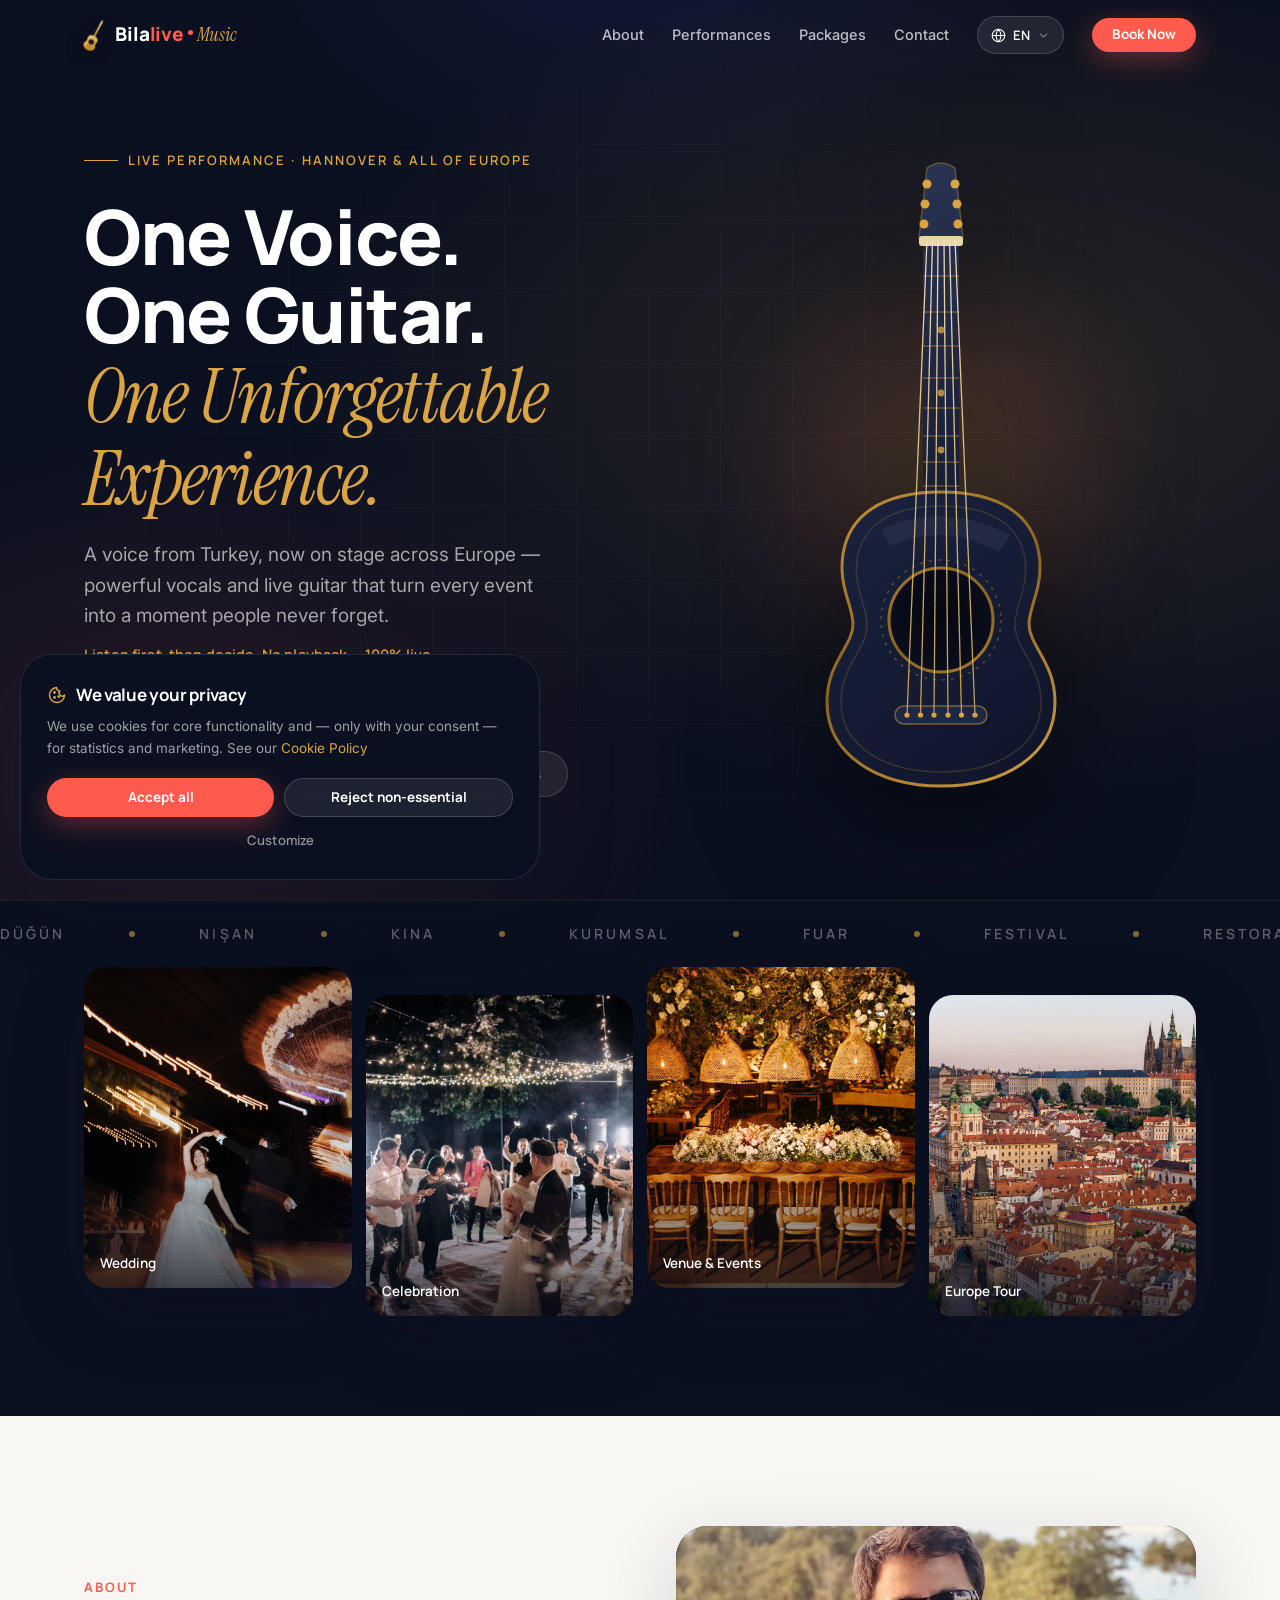
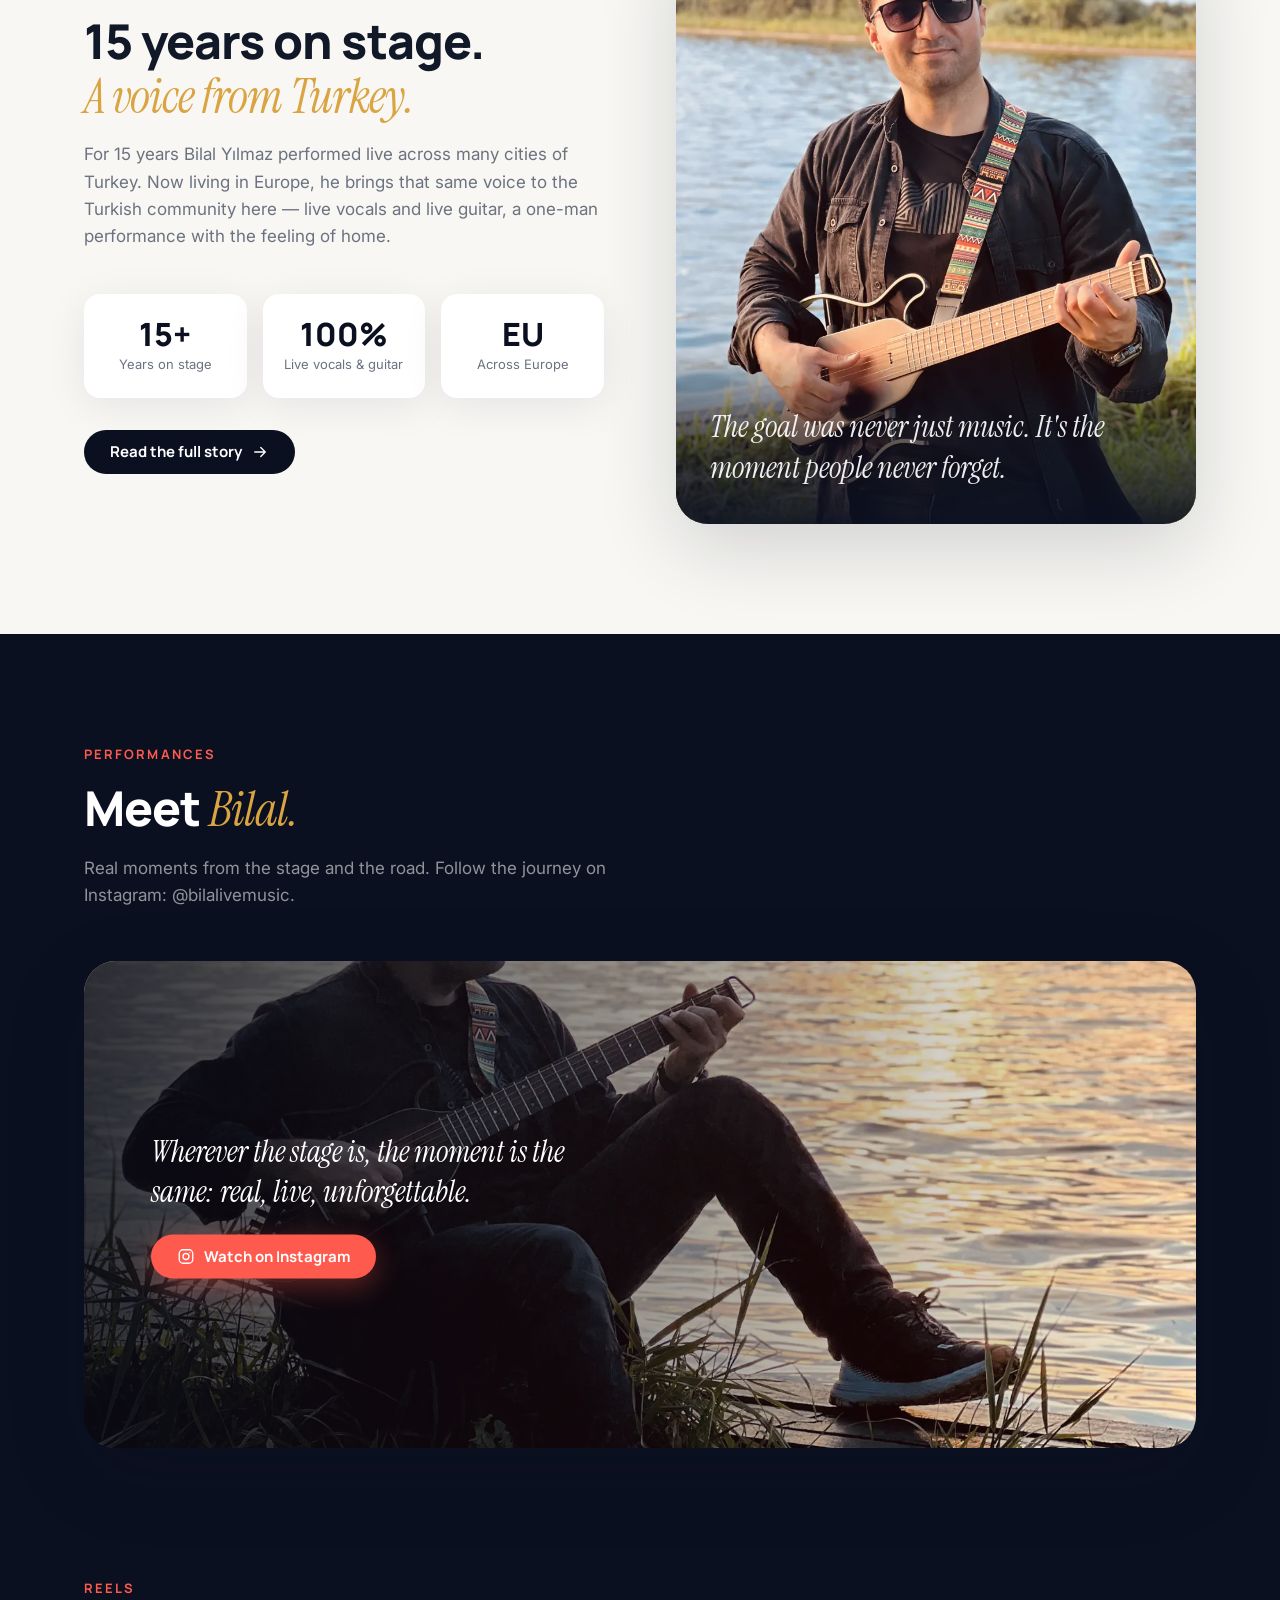
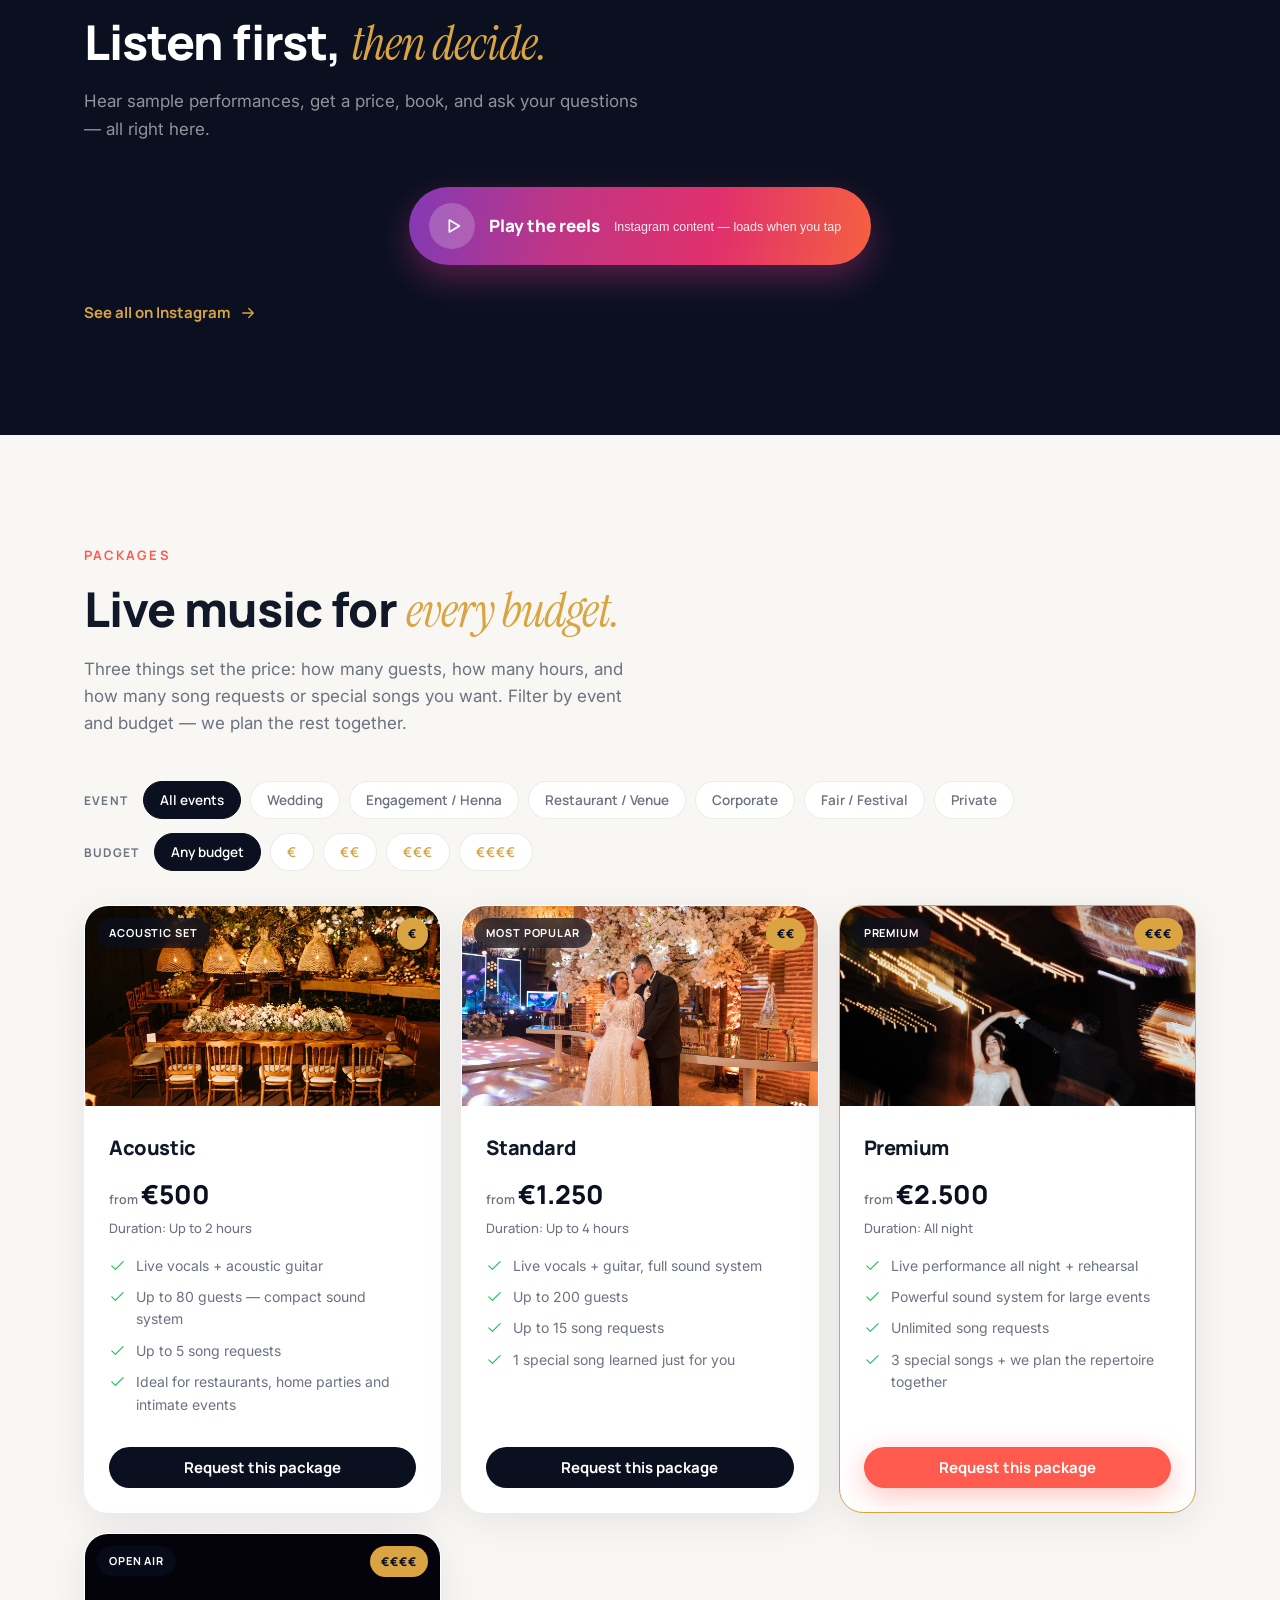
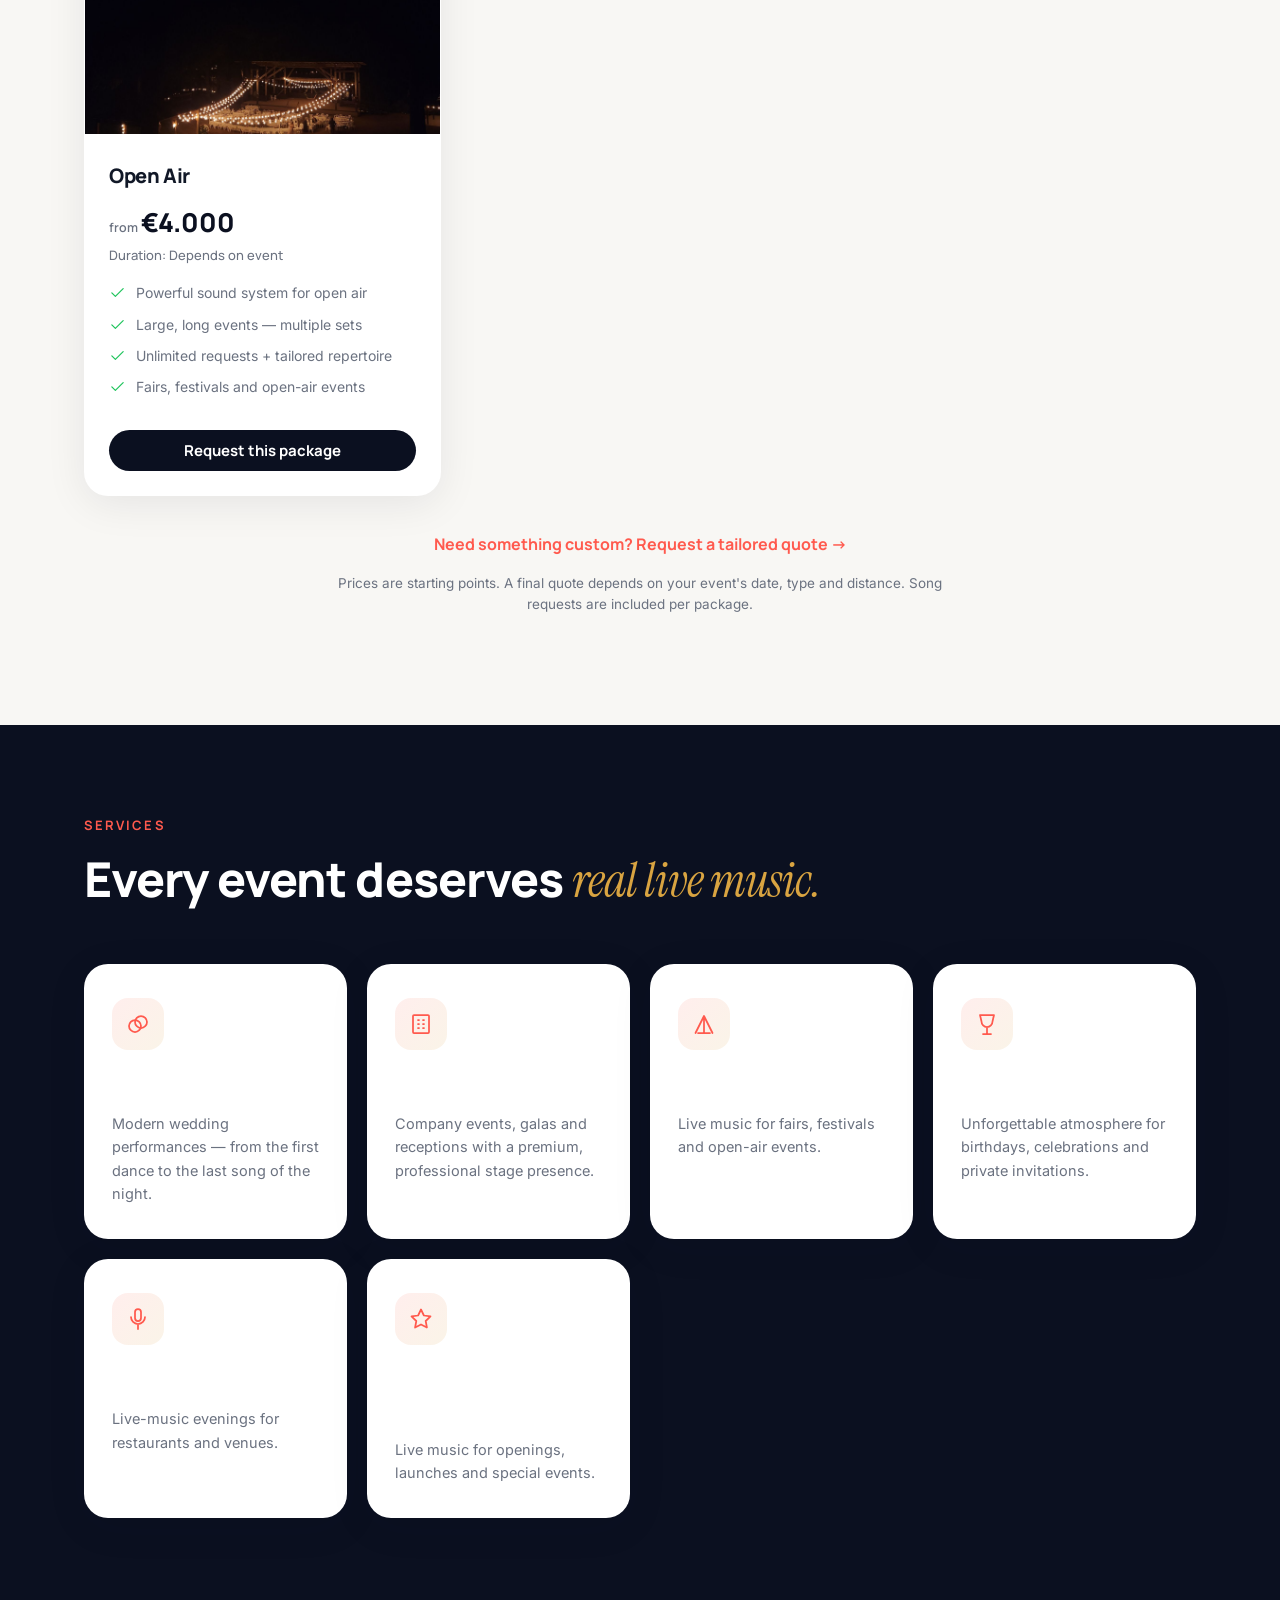
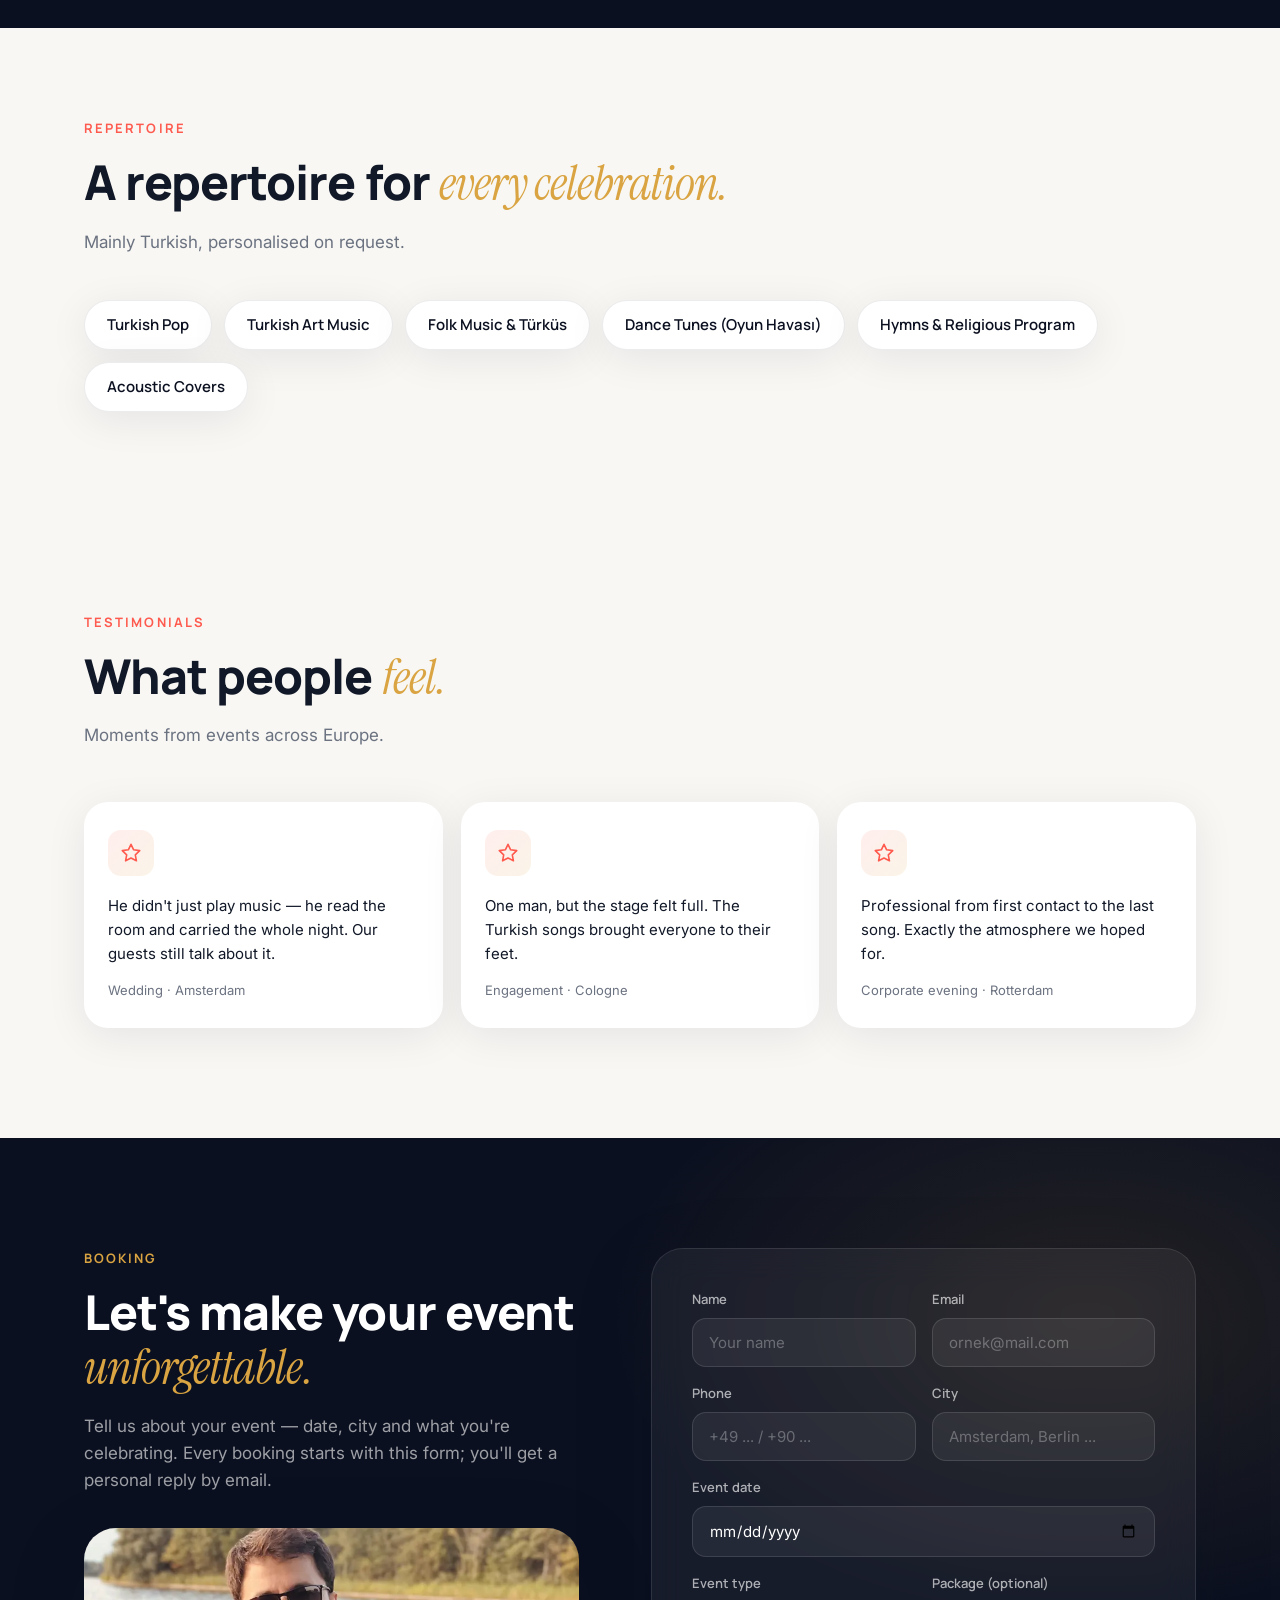
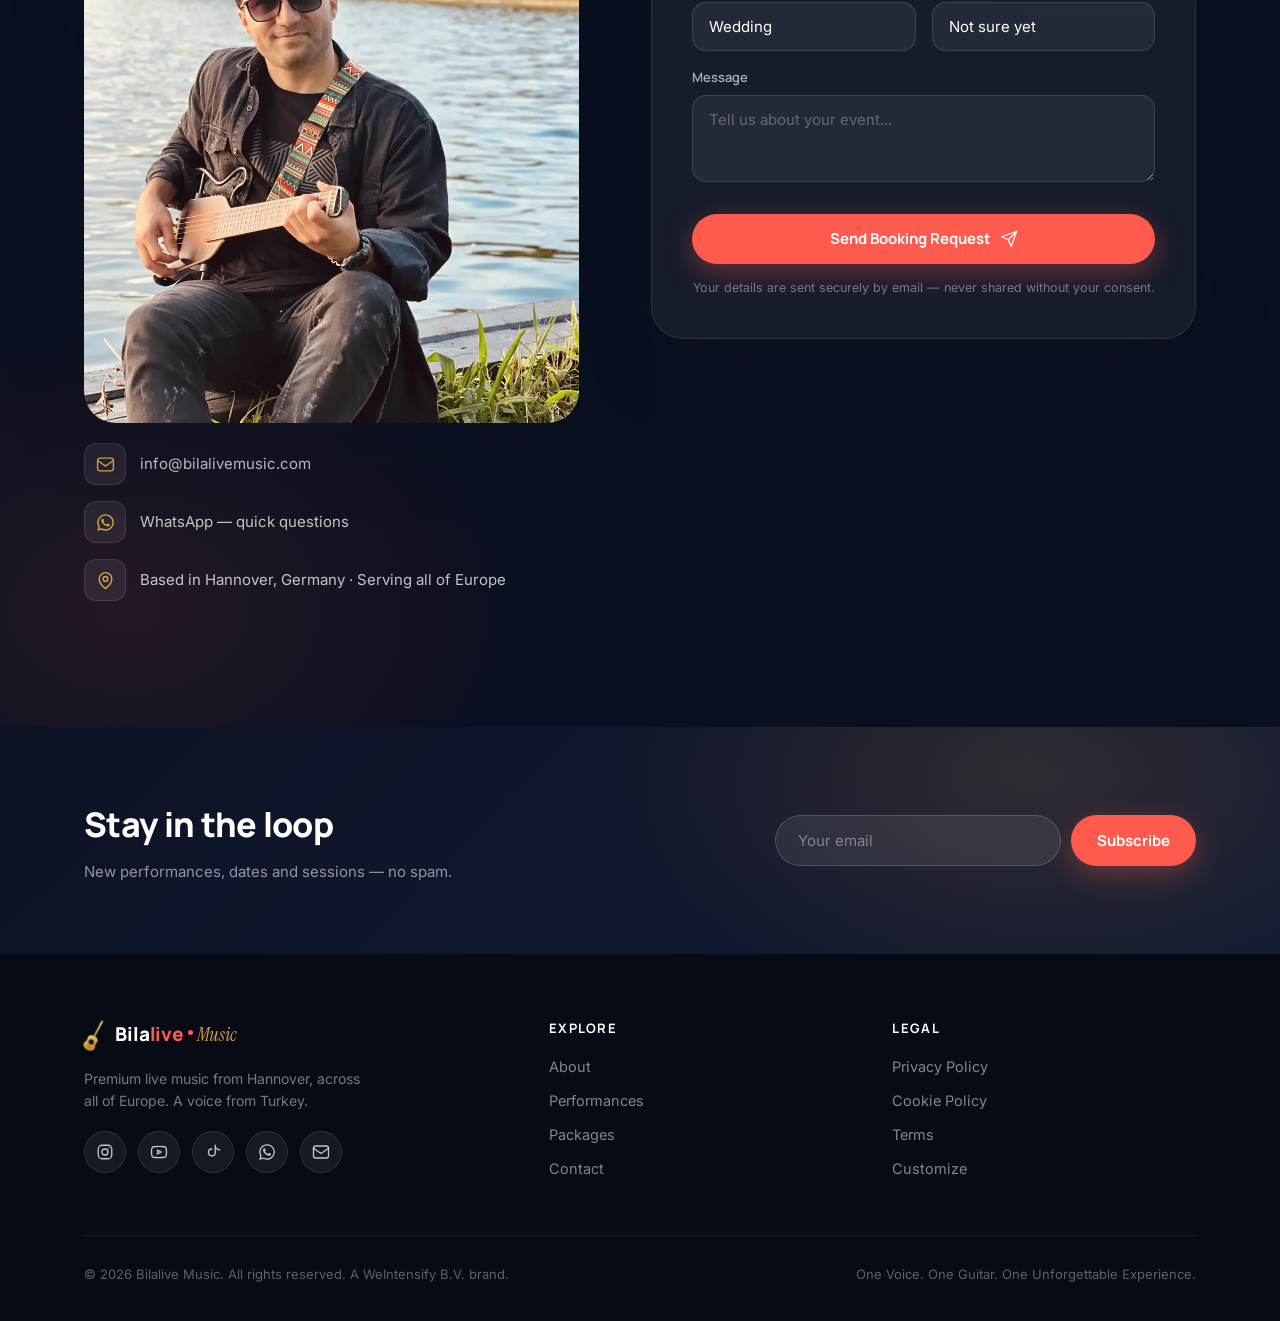
<file: index.html>
<!DOCTYPE html>
<html lang="tr">
<head>
<meta charset="UTF-8">
<meta name="viewport" content="width=device-width, initial-scale=1.0">
<title>Bilalive Music — Avrupa Genelinde Premium Canlı Müzik</title>
<meta name="description" content="Tek ses. Tek gitar. Playback yok, %100 canlı. Hannover, Almanya merkezli; tüm Avrupa'da düğün, nişan, kurumsal, restoran ve özel etkinlikler için premium canlı müzik. Türkiye'den bir ses.">
<link rel="canonical" href="https://bilalivemusic.com/">
<meta property="og:type" content="website">
<meta property="og:site_name" content="Bilalive Music">
<meta property="og:title" content="Bilalive Music — Avrupa Genelinde Premium Canlı Müzik">
<meta property="og:description" content="Playback yok, %100 canlı. Hannover, Almanya merkezli; tüm Avrupa'da premium canlı müzik.">
<meta property="og:url" content="https://bilalivemusic.com/">
<meta property="og:image" content="https://bilalivemusic.com/assets/img/og-bilal.jpg">
<meta property="og:image:width" content="1200">
<meta property="og:image:height" content="630">
<meta property="og:image:alt" content="Bilalive Music — Bilal Yılmaz, canlı gitar ve vokal">
<meta property="og:locale" content="tr_TR">
<meta property="og:locale:alternate" content="en_US">
<meta property="og:locale:alternate" content="de_DE">
<meta property="og:locale:alternate" content="nl_NL">
<meta property="og:locale:alternate" content="fr_FR">
<meta name="twitter:card" content="summary_large_image">
<meta name="twitter:title" content="Bilalive Music — Avrupa Genelinde Premium Canlı Müzik">
<meta name="twitter:description" content="One Voice. One Guitar. One Unforgettable Experience. Avrupa genelinde premium canlı müzik.">
<meta name="twitter:image" content="https://bilalivemusic.com/assets/img/og-bilal.jpg">
<meta name="theme-color" content="#0B1020">
<meta name="author" content="WeIntensify B.V.">
<link rel="preconnect" href="https://fonts.googleapis.com">
<link rel="preconnect" href="https://fonts.gstatic.com" crossorigin>
<link href="https://fonts.googleapis.com/css2?family=Manrope:wght@400;500;600;700;800&family=Inter:wght@400;500;600&family=Instrument+Serif:ital@0;1&display=swap" rel="stylesheet">
<link rel="stylesheet" href="assets/css/style.css?v=32">
<link rel="icon" href="data:image/svg+xml,%3Csvg xmlns='http://www.w3.org/2000/svg' viewBox='0 0 24 24' fill='none' stroke='%23D9A441' stroke-width='2' stroke-linecap='round' stroke-linejoin='round'%3E%3Cpath d='M9.9 2.4h4.2v2h-4.2z'/%3E%3Cpath d='M12 4.4v6.8'/%3E%3Cpath d='M12 11.2c-2.1 0-3.3 1.4-3.3 3 0 .9.4 1.5.4 2.2 0 .9-1.5 1.6-1.5 3.5 0 2 2 3.1 4.4 3.1s4.4-1.1 4.4-3.1c0-1.9-1.5-2.6-1.5-3.5 0-.7.4-1.3.4-2.2 0-1.6-1.2-3-3.3-3z'/%3E%3Ccircle cx='12' cy='18' r='1.7'/%3E%3C/svg%3E">
<script type="application/ld+json">
{
  "@context": "https://schema.org",
  "@type": "MusicGroup",
  "name": "Bilalive Music",
  "url": "https://bilalivemusic.com",
  "slogan": "One Voice. One Guitar. One Unforgettable Experience.",
  "genre": ["Acoustic", "Turkish Pop", "Live Music"],
  "areaServed": "Europe",
  "email": "info@bilalivemusic.com",
  "telephone": "+31 85 060 3095",
  "image": "https://bilalivemusic.com/assets/img/og-bilal.jpg",
  "sameAs": ["https://www.instagram.com/bilalivemusic","https://www.youtube.com/@bilalivemusic","https://www.tiktok.com/@bilalivemusic"],
  "location": { "@type": "Place", "name": "Hannover, Deutschland", "address": { "@type": "PostalAddress", "addressLocality": "Hannover", "addressCountry": "DE" } },
  "member": { "@type": "Person", "name": "Bilal Yılmaz", "jobTitle": "Canlı müzik sanatçısı" },
  "address": { "@type": "PostalAddress", "streetAddress": "Kanaalkade 57", "postalCode": "1811 LS", "addressLocality": "Alkmaar", "addressCountry": "NL" },
  "parentOrganization": { "@type": "Organization", "name": "WeIntensify B.V.", "address": { "@type": "PostalAddress", "streetAddress": "Kanaalkade 57", "postalCode": "1811 LS", "addressLocality": "Alkmaar", "addressCountry": "NL" } }
}
</script>
</head>
<body>

<!-- SVG ICON SPRITE -->
<svg xmlns="http://www.w3.org/2000/svg" style="display:none" aria-hidden="true">
  <symbol id="i-music" viewBox="0 0 24 24"><path d="M9 18V5l12-2v13"/><circle cx="6" cy="18" r="3"/><circle cx="18" cy="16" r="3"/></symbol>
  <symbol id="i-guitar" viewBox="0 0 24 24"><path d="M9.9 2.4h4.2v2h-4.2z"/><path d="M12 4.4v6.8"/><path d="M12 11.2c-2.1 0-3.3 1.4-3.3 3 0 .9.4 1.5.4 2.2 0 .9-1.5 1.6-1.5 3.5 0 2 2 3.1 4.4 3.1s4.4-1.1 4.4-3.1c0-1.9-1.5-2.6-1.5-3.5 0-.7.4-1.3.4-2.2 0-1.6-1.2-3-3.3-3z"/><circle cx="12" cy="18" r="1.7"/></symbol>
  <symbol id="i-note" viewBox="0 0 24 24"><path d="M9 18V5l12-2v13" fill="none" stroke="currentColor" stroke-width="2.2" stroke-linecap="round" stroke-linejoin="round"/><circle cx="6" cy="18" r="3" fill="currentColor" stroke="none"/><circle cx="18" cy="16" r="3" fill="currentColor" stroke="none"/></symbol>
  <symbol id="i-note1" viewBox="0 0 24 24"><path d="M10 17V4l7-1.6" fill="none" stroke="currentColor" stroke-width="2.2" stroke-linecap="round" stroke-linejoin="round"/><circle cx="7" cy="17" r="3" fill="currentColor" stroke="none"/></symbol>
  <symbol id="i-globe" viewBox="0 0 24 24"><circle cx="12" cy="12" r="10"/><path d="M2 12h20M12 2a15.3 15.3 0 0 1 4 10 15.3 15.3 0 0 1-4 10 15.3 15.3 0 0 1-4-10 15.3 15.3 0 0 1 4-10z"/></symbol>
  <symbol id="i-chev" viewBox="0 0 24 24"><path d="m6 9 6 6 6-6"/></symbol>
  <symbol id="i-play" viewBox="0 0 24 24"><path d="M8 5.5v13l11-6.5z"/></symbol>
  <symbol id="i-rings" viewBox="0 0 24 24"><circle cx="9" cy="14" r="6"/><circle cx="15" cy="10" r="6"/></symbol>
  <symbol id="i-building" viewBox="0 0 24 24"><rect x="4" y="3" width="16" height="18" rx="1"/><path d="M9 8h1m4 0h1M9 12h1m4 0h1M9 16h1m4 0h1"/></symbol>
  <symbol id="i-tent" viewBox="0 0 24 24"><path d="M3.5 21 12 4l8.5 17M12 4v17M6 21h12"/></symbol>
  <symbol id="i-glass" viewBox="0 0 24 24"><path d="M8 22h8M12 15v7M5 3h14l-1.5 6.5a5.5 5.5 0 0 1-11 0z"/></symbol>
  <symbol id="i-mail" viewBox="0 0 24 24"><rect x="2" y="4" width="20" height="16" rx="3"/><path d="m2 7 10 7L22 7"/></symbol>
  <symbol id="i-chat" viewBox="0 0 24 24"><path d="M21 11.5a8.5 8.5 0 0 1-8.5 8.5c-1.5 0-3-.4-4.2-1.1L3 20l1.1-5.3A8.5 8.5 0 1 1 21 11.5z"/></symbol>
  <symbol id="i-pin" viewBox="0 0 24 24"><path d="M20 10c0 6-8 12-8 12S4 16 4 10a8 8 0 1 1 16 0z"/><circle cx="12" cy="10" r="3"/></symbol>
  <symbol id="i-check" viewBox="0 0 24 24"><path d="m4 12.5 5 5L20 6.5"/></symbol>
  <symbol id="i-cookie" viewBox="0 0 24 24"><path d="M21 12a9 9 0 1 1-9.5-9 3.5 3.5 0 0 0 4 4A3.5 3.5 0 0 0 21 12z"/><circle cx="9" cy="9" r=".8"/><circle cx="14" cy="14" r=".8"/><circle cx="9" cy="15" r=".8"/></symbol>
  <symbol id="i-ig" viewBox="0 0 24 24"><rect x="3" y="3" width="18" height="18" rx="5"/><circle cx="12" cy="12" r="4"/><circle cx="17.2" cy="6.8" r=".9" fill="currentColor" stroke="none"/></symbol>
  <symbol id="i-wa" viewBox="0 0 448 512"><path fill="currentColor" stroke="none" d="M380.9 97.1C339 55.1 283.2 32 223.9 32c-122.4 0-222 99.6-222 222 0 39.1 10.2 77.3 29.6 111L0 480l117.7-30.9c32.4 17.7 68.9 27 106.1 27h.1c122.3 0 224.1-99.6 224.1-222 0-59.3-25.2-115-67.2-157zm-157 341.6c-33.2 0-65.7-8.9-94-25.7l-6.7-4-69.8 18.3L72 359.2l-4.4-7c-18.5-29.4-28.2-63.3-28.2-98.2 0-101.7 82.8-184.5 184.6-184.5 49.3 0 95.6 19.2 130.4 54.1 34.8 34.9 56.2 81.2 56.1 130.5 0 101.8-84.9 184.6-186.6 184.6zm101.2-138.2c-5.5-2.8-32.8-16.2-37.9-18-5.1-1.9-8.8-2.8-12.5 2.8-3.7 5.6-14.3 18-17.6 21.8-3.2 3.7-6.5 4.2-12 1.4-32.6-16.3-54-29.1-75.5-66-5.7-9.8 5.7-9.1 16.3-30.3 1.8-3.7.9-6.9-.5-9.7-1.4-2.8-12.5-30.1-17.1-41.2-4.5-10.8-9.1-9.3-12.5-9.5-3.2-.2-6.9-.2-10.6-.2-3.7 0-9.7 1.4-14.8 6.9-5.1 5.6-19.4 19-19.4 46.3 0 27.3 19.9 53.7 22.6 57.4 2.8 3.7 39.1 59.7 94.8 83.8 35.2 15.2 49 16.5 66.6 13.9 10.7-1.6 32.8-13.4 37.4-26.4 4.6-13 4.6-24.1 3.2-26.4-1.3-2.4-5-3.8-10.5-6.6z"/></symbol>
  <symbol id="i-yt" viewBox="0 0 24 24"><path d="M22 12s0-3.5-.5-5A3 3 0 0 0 19.5 5C17.7 4.5 12 4.5 12 4.5s-5.7 0-7.5.5A3 3 0 0 0 2.5 7C2 8.5 2 12 2 12s0 3.5.5 5a3 3 0 0 0 2 2c1.8.5 7.5.5 7.5.5s5.7 0 7.5-.5a3 3 0 0 0 2-2c.5-1.5.5-5 .5-5z"/><path d="m10 9.5 5 2.5-5 2.5z"/></symbol>
  <symbol id="i-tiktok" viewBox="0 0 24 24"><path d="M15 3v9.5a4.5 4.5 0 1 1-4.5-4.5M15 3a6 6 0 0 0 6 6"/></symbol>
  <symbol id="i-send" viewBox="0 0 24 24"><path d="m22 2-11 11M22 2 15 22l-4-9-9-4z"/></symbol>
  <symbol id="i-arrow" viewBox="0 0 24 24"><path d="M5 12h14m-6-6 6 6-6 6"/></symbol>
  <symbol id="i-mic" viewBox="0 0 24 24"><rect x="9" y="2" width="6" height="12" rx="3"/><path d="M5 10a7 7 0 0 0 14 0M12 17v5"/></symbol>
  <symbol id="i-camera" viewBox="0 0 24 24"><path d="m15 8 5-3v14l-5-3"/><rect x="2" y="5" width="13" height="14" rx="3"/></symbol>
  <symbol id="i-star" viewBox="0 0 24 24"><path d="m12 2.5 2.9 6 6.6.9-4.8 4.6 1.2 6.5L12 17.4l-5.9 3.1 1.2-6.5L2.5 9.4l6.6-.9z"/></symbol>
</svg>

<nav id="nav">
  <div class="nav-inner">
    <a href="index.html" class="logo"><img src="assets/img/guitar-gold.svg?v=32" class="logo-mark" alt="" width="30" height="46"><span class="wm">Bila<span class="lg-live">live</span> <em>Music</em></span></a>
    <div class="nav-links">
      <a href="about.html" data-i18n="nav.about">Hakkımızda</a>
      <a href="#performances" data-i18n="nav.performances">Performanslar</a>
      <a href="#packages" data-i18n="nav.packages">Paketler</a>
      <a href="contact.html" data-i18n="nav.contact">İletişim</a>
      <div class="lang">
        <button class="lang-toggle" type="button" aria-label="Dil seç">
          <svg class="icon"><use href="#i-globe"/></svg><span data-lang-code>TR</span><svg class="icon chev"><use href="#i-chev"/></svg>
        </button>
        <div class="lang-menu">
          <button type="button" data-set-lang="tr"><span class="flag">TR</span>Türkçe</button>
          <button type="button" data-set-lang="en"><span class="flag">EN</span>English</button>
          <button type="button" data-set-lang="de"><span class="flag">DE</span>Deutsch</button>
          <button type="button" data-set-lang="nl"><span class="flag">NL</span>Nederlands</button>
          <button type="button" data-set-lang="fr"><span class="flag">FR</span>Français</button>
        </div>
      </div>
      <a href="#booking" class="btn btn-accent btn-nav" data-i18n="nav.book">Rezervasyon</a>
      <button class="burger" id="burger" aria-label="Menü" aria-expanded="false"><span></span><span></span><span></span></button>
    </div>
  </div>
</nav>

<div class="mobile-menu" id="mobileMenu">
  <a href="about.html" data-i18n="nav.about">Hakkımızda</a>
  <a href="#performances" data-i18n="nav.performances">Performanslar</a>
  <a href="#packages" data-i18n="nav.packages">Paketler</a>
  <a href="contact.html" data-i18n="nav.contact">İletişim</a>
  <a href="#booking" class="btn btn-accent" data-i18n="nav.book">Rezervasyon</a>
</div>

<!-- HERO -->
<header class="hero">
  <div class="hero-grid"></div>
  <div class="hero-inner">
    <div>
      <div class="hero-eyebrow" data-i18n="hero.eyebrow">Canlı Performans · Hannover & Tüm Avrupa</div>
      <h1><span data-i18n="hero.h1a">Tek Ses.</span><br><span data-i18n="hero.h1b">Tek Gitar.</span><br><span class="serif" data-i18n="hero.h1c">Unutulmaz Bir Deneyim.</span></h1>
      <p class="hero-sub" data-i18n="hero.sub">Türkiye'den bir ses, şimdi Avrupa sahnelerinde — güçlü vokal ve canlı gitarla her etkinliği insanların asla unutmayacağı bir ana dönüştürüyoruz.</p>
      <p class="hero-listen" data-i18n="hero.listen">Önce dinle, sonra karar ver. Playback yok — %100 canlı.</p>
      <div class="hero-tags">
        <span data-i18n="hero.t1">Düğünler</span><span data-i18n="hero.t2">Festivaller</span><span data-i18n="hero.t3">Kurumsal</span><span data-i18n="hero.t4">Özel Davetler</span>
      </div>
      <div class="hero-ctas">
        <a href="#booking" class="btn btn-accent"><span data-i18n="hero.book">Etkinliğini Rezerve Et</span><svg class="icon"><use href="#i-arrow"/></svg></a>
        <a href="#reels" class="btn btn-ghost"><svg class="icon"><use href="#i-play"/></svg><span data-i18n="hero.watch">Örnek performansları dinle</span></a>
      </div>
    </div>
    <div class="guitar-stage">
      <div class="sound-ring"></div><div class="sound-ring"></div><div class="sound-ring"></div>
      <div class="guitar-glow"></div>
      <svg class="guitar-svg" viewBox="0 0 420 640" fill="none" xmlns="http://www.w3.org/2000/svg" role="img" aria-label="Akustik gitar">
        <defs>
          <linearGradient id="bodyG" x1="90" y1="300" x2="360" y2="640" gradientUnits="userSpaceOnUse">
            <stop offset="0" stop-color="#1B2440"/><stop offset=".55" stop-color="#141B33"/><stop offset="1" stop-color="#0D1226"/>
          </linearGradient>
          <linearGradient id="rimG" x1="90" y1="280" x2="350" y2="640" gradientUnits="userSpaceOnUse">
            <stop offset="0" stop-color="#D9A441"/><stop offset=".5" stop-color="#8A6420"/><stop offset="1" stop-color="#D9A441"/>
          </linearGradient>
          <linearGradient id="neckG" x1="200" y1="0" x2="240" y2="360" gradientUnits="userSpaceOnUse">
            <stop offset="0" stop-color="#2A3352"/><stop offset="1" stop-color="#161D36"/>
          </linearGradient>
          <radialGradient id="holeG" cx=".5" cy=".45" r=".7">
            <stop offset="0" stop-color="#05070F"/><stop offset=".8" stop-color="#0A0E1C"/><stop offset="1" stop-color="#151C33"/>
          </radialGradient>
          <linearGradient id="strG" x1="0" y1="0" x2="0" y2="1">
            <stop offset="0" stop-color="#F4E3B8"/><stop offset="1" stop-color="#C9A050"/>
          </linearGradient>
        </defs>
        <path d="M196 18 Q210 8 224 18 L232 88 L188 88 Z" fill="url(#neckG)" stroke="#D9A441" stroke-opacity=".35" stroke-width="1.5"/>
        <circle cx="196" cy="34" r="4.5" fill="#D9A441"/><circle cx="224" cy="34" r="4.5" fill="#D9A441"/>
        <circle cx="194" cy="54" r="4.5" fill="#D9A441"/><circle cx="226" cy="54" r="4.5" fill="#D9A441"/>
        <circle cx="193" cy="74" r="4.5" fill="#D9A441"/><circle cx="227" cy="74" r="4.5" fill="#D9A441"/>
        <rect x="192" y="88" width="36" height="272" rx="4" fill="url(#neckG)"/>
        <rect x="188" y="86" width="44" height="10" rx="3" fill="#E9D8A6"/>
        <g stroke="#D9A441" stroke-opacity=".4" stroke-width="1.6">
          <line x1="192" y1="126" x2="228" y2="126"/><line x1="192" y1="162" x2="228" y2="162"/>
          <line x1="192" y1="196" x2="228" y2="196"/><line x1="192" y1="228" x2="228" y2="228"/>
          <line x1="192" y1="258" x2="228" y2="258"/><line x1="192" y1="286" x2="228" y2="286"/>
          <line x1="192" y1="312" x2="228" y2="312"/><line x1="192" y1="336" x2="228" y2="336"/>
        </g>
        <circle cx="210" cy="180" r="3.4" fill="#D9A441" opacity=".8"/>
        <circle cx="210" cy="243" r="3.4" fill="#D9A441" opacity=".8"/>
        <circle cx="210" cy="300" r="3.4" fill="#D9A441" opacity=".8"/>
        <path d="M210 342 C 150 342 118 366 112 404 C 107 436 122 456 122 474 C 122 496 96 512 96 552 C 96 606 148 636 210 636 C 272 636 324 606 324 552 C 324 512 298 496 298 474 C 298 456 313 436 308 404 C 302 366 270 342 210 342 Z" fill="url(#bodyG)" stroke="url(#rimG)" stroke-width="3"/>
        <path d="M210 356 C 158 356 131 377 126 409 C 122 437 136 455 136 475 C 136 499 110 515 110 552 C 110 598 156 622 210 622 C 264 622 310 598 310 552 C 310 515 284 499 284 475 C 284 455 298 437 294 409 C 289 377 262 356 210 356 Z" fill="none" stroke="#D9A441" stroke-opacity=".18" stroke-width="1.5"/>
        <circle cx="210" cy="470" r="52" fill="url(#holeG)"/>
        <circle cx="210" cy="470" r="52" fill="none" stroke="url(#rimG)" stroke-width="3"/>
        <circle cx="210" cy="470" r="60" fill="none" stroke="#D9A441" stroke-opacity=".35" stroke-width="1.5" stroke-dasharray="3 6"/>
        <rect x="164" y="556" width="92" height="18" rx="9" fill="#1E2743" stroke="#D9A441" stroke-opacity=".5" stroke-width="1.5"/>
        <g class="strings" stroke="url(#strG)" stroke-width="1.3" opacity=".95">
          <line class="s1" x1="196" y1="90" x2="176" y2="565"/><line class="s2" x1="201.5" y1="90" x2="189.5" y2="565"/>
          <line class="s3" x1="207" y1="90" x2="203" y2="565"/><line class="s4" x1="213" y1="90" x2="217" y2="565"/>
          <line class="s5" x1="218.5" y1="90" x2="230.5" y2="565"/><line class="s6" x1="224" y1="90" x2="244" y2="565"/>
        </g>
        <g fill="#D9A441">
          <circle cx="176" cy="565" r="2.6"/><circle cx="189.5" cy="565" r="2.6"/><circle cx="203" cy="565" r="2.6"/>
          <circle cx="217" cy="565" r="2.6"/><circle cx="230.5" cy="565" r="2.6"/><circle cx="244" cy="565" r="2.6"/>
        </g>
        <path d="M150 380 Q 210 350 280 385 L 268 402 Q 210 372 160 396 Z" fill="#fff" opacity=".05"/>
      </svg>
      <div class="note-field" aria-hidden="true">
        <svg class="n" style="left:47%;--dl:.1s;--dur:6.2s;--dx:-40px;--rot:-16deg;--sz:26px" viewBox="0 0 24 24"><use href="#i-note"/></svg>
        <svg class="n" style="left:52%;--dl:.9s;--dur:7s;--dx:34px;--rot:16deg;--sz:20px" viewBox="0 0 24 24"><use href="#i-note1"/></svg>
        <svg class="n coral" style="left:50%;--dl:1.6s;--dur:6.6s;--dx:-16px;--rot:-10deg;--sz:24px" viewBox="0 0 24 24"><use href="#i-note"/></svg>
        <svg class="n" style="left:44%;--dl:2.3s;--dur:7.4s;--dx:-56px;--rot:-24deg;--sz:18px" viewBox="0 0 24 24"><use href="#i-note1"/></svg>
        <svg class="n" style="left:54%;--dl:3s;--dur:6.8s;--dx:48px;--rot:22deg;--sz:25px" viewBox="0 0 24 24"><use href="#i-note"/></svg>
        <svg class="n coral" style="left:49%;--dl:3.7s;--dur:7.1s;--dx:14px;--rot:8deg;--sz:19px" viewBox="0 0 24 24"><use href="#i-note1"/></svg>
        <svg class="n" style="left:51%;--dl:4.4s;--dur:7.8s;--dx:28px;--rot:12deg;--sz:18px" viewBox="0 0 24 24"><use href="#i-note"/></svg>
        <svg class="n" style="left:46%;--dl:5.1s;--dur:6.9s;--dx:-32px;--rot:-14deg;--sz:23px" viewBox="0 0 24 24"><use href="#i-note1"/></svg>
        <svg class="n coral" style="left:53%;--dl:5.8s;--dur:7.3s;--dx:40px;--rot:18deg;--sz:19px" viewBox="0 0 24 24"><use href="#i-note"/></svg>
        <svg class="n" style="left:48%;--dl:2.0s;--dur:8s;--dx:-22px;--rot:-8deg;--sz:17px" viewBox="0 0 24 24"><use href="#i-note"/></svg>
        <svg class="n" style="left:50%;--dl:4.9s;--dur:6.4s;--dx:10px;--rot:6deg;--sz:22px" viewBox="0 0 24 24"><use href="#i-note1"/></svg>
      </div>
    </div>
  </div>
</header>

<!-- MARQUEE -->
<div class="marquee-wrap" aria-hidden="true">
  <div class="marquee">
    <span>Düğün</span><span>Nişan</span><span>Kına</span><span>Kurumsal</span><span>Fuar</span><span>Festival</span><span>Restoran</span><span>Özel Davet</span>
    <span>Düğün</span><span>Nişan</span><span>Kına</span><span>Kurumsal</span><span>Fuar</span><span>Festival</span><span>Restoran</span><span>Özel Davet</span>
  </div>
</div>

<!-- MOMENTS STRIP -->
<div class="moments">
  <div class="moments-track">
    <div class="moment reveal"><img src="assets/img/wedding-dance.jpg" alt="Düğünde ilk dans" loading="lazy"><span data-i18n="mm1">Düğün</span></div>
    <div class="moment reveal"><img src="assets/img/wedding-sparklers.jpg" alt="Kutlama anı" loading="lazy"><span data-i18n="mm2">Kutlama</span></div>
    <div class="moment reveal"><img src="assets/img/venue-hall.jpg" alt="Etkinlik mekanı" loading="lazy"><span data-i18n="mm3">Mekan &amp; Davet</span></div>
    <div class="moment reveal"><img src="assets/img/city-prague.jpg" alt="Avrupa şehri" loading="lazy"><span data-i18n="mm4">Avrupa Turu</span></div>
  </div>
</div>

<!-- ABOUT TEASER -->
<section id="about">
  <div class="container about-grid">
    <div class="reveal">
      <div class="eyebrow" data-i18n="about.eyebrow">Hakkımızda</div>
      <h2 class="section-title"><span data-i18n="about.title1">15 yıldır sahnede.</span><br><span class="serif" data-i18n="about.title2">Türkiye'den bir ses.</span></h2>
      <p class="section-sub" data-i18n="about.body">Bilal Yılmaz 15 yıl boyunca Türkiye'nin dört bir yanında canlı müzik yaptı. Şimdi hayatına Avrupa'da devam ediyor — buradaki Türklere Türkiye'den bir ses olmak için sahnede: canlı vokal, canlı gitar, memleket sıcaklığı.</p>
      <div class="about-stats">
        <div class="stat"><b>15+</b><small data-i18n="about.s1">Yıl sahne deneyimi</small></div>
        <div class="stat"><b>100%</b><small data-i18n="about.s2">Canlı vokal &amp; gitar</small></div>
        <div class="stat"><b>EU</b><small data-i18n="about.s3">Tüm Avrupa'da</small></div>
      </div>
      <p style="margin-top:32px"><a href="about.html" class="btn btn-dark"><span data-i18n="about.more">Hikayenin tamamını oku</span><svg class="icon"><use href="#i-arrow"/></svg></a></p>
    </div>
    <div class="about-visual photo reveal">
      <img src="assets/img/bilal-standing.webp?v=32" alt="Bilal Yılmaz — Bilalive Music" loading="lazy">
      <div class="quote-over"><p class="serif" data-i18n="about.quote">"Amaç hiçbir zaman sadece müzik olmadı. Amaç, insanların asla unutmayacağı o an."</p></div>
    </div>
  </div>
</section>

<!-- PERFORMANCES -->
<section id="performances" class="dark">
  <div class="container">
    <div class="reveal">
      <div class="eyebrow" data-i18n="vid.eyebrow">Performanslar</div>
      <h2 class="section-title"><span data-i18n="vid.title1">İşte</span> <span class="serif" data-i18n="vid.title2">Bilal.</span></h2>
      <p class="section-sub" data-i18n="vid.sub">Sahneden ve yoldan gerçek anlar. Yolculuğu Instagram'dan takip et: @bilalivemusic.</p>
    </div>
    <a class="perf-band reveal" href="https://www.instagram.com/bilalivemusic" target="_blank" rel="noopener" aria-label="Instagram: bilalivemusic">
      <img src="assets/img/bilal-sunset-wide.webp?v=32" alt="Bilal Yılmaz — göl kenarında gün batımında canlı performans" loading="lazy">
      <div class="perf-band-inner">
        <p class="serif" data-i18n="vid.band">"Sahne neresi olursa olsun, an aynı: gerçek, canlı, unutulmaz."</p>
        <span class="btn btn-accent"><svg class="icon"><use href="#i-ig"/></svg><span data-i18n="vid.more">Instagram'da izle</span></span>
      </div>
    </a>
  </div>
</section>

<!-- REELS -->
<section id="reels" class="dark reels" style="padding-top:20px">
  <div class="container">
    <div class="reveal">
      <div class="eyebrow" data-i18n="rl.eyebrow">Reels</div>
      <h2 class="section-title"><span data-i18n="rl.t1">Önce dinle,</span> <span class="serif" data-i18n="rl.t2">sonra karar ver.</span></h2>
      <p class="section-sub" data-i18n="rl.sub">Örnek performansları dinle, fiyat al, rezervasyon yap, sorularını sor — hepsi burada.</p>
    </div>
  </div>
  <div class="reels-wrap reveal" id="reelsWrap">
    <script type="application/json" id="reelsData">[{"c":"DcHq79Bj2xm","t":"Senden Güzeli Mi Var","a":"Emre Fel"},{"c":"DcHqFjBDmm0","t":"Sakinleştim","a":"Pinhani"},{"c":"DcT9MHGnRMe","t":"Çayır Biçiyom Çayır","a":"Erkan Ocaklı"},{"c":"DcRANIrAKbC","t":"Hasta Oldum Derdine","a":""},{"c":"DcPGo9Tv5Nw","t":"Fesuphanallah","a":"Erkin Koray"},{"c":"DcLB6qwjSJq","t":"Şaka Yaptım","a":"Ata Demirer & Melek Büyükçınar"},{"c":"DcJWSHpFTdD","t":"Ayva Çiçek Açmış","a":""},{"c":"DcH0TaekciP","t":"Erkilet Güzeli Bağlar Bozuyor","a":"Candan Erçetin"},{"c":"DcHz83ODbl-","t":"Ada Sahilleri","a":""},{"c":"DcHys-YnTJb","t":"Yandırdın Kalbimi","a":"Aysel Elizade"},{"c":"DcHw8oalb6G","t":"Bu Gala Daşlı Gala","a":""},{"c":"DcHwJ2ZE92d","t":"Psikopatım","a":"MFÖ"}]</script>
    <button class="reels-cover" id="reelsLoad" type="button">
      <span class="reels-cover-inner">
        <span class="reels-play"><svg class="icon"><use href="#i-play"/></svg></span>
        <b data-i18n="rl.load">Reels'ları oynat</b>
        <small data-i18n="rl.note">Instagram içeriği — tıklayınca yüklenir</small>
      </span>
    </button>
  </div>
  <div class="container">
    <a class="video-more" href="https://www.instagram.com/bilalivemusic" target="_blank" rel="noopener"><span data-i18n="rl.more">Instagram'da tümünü izle</span><svg class="icon"><use href="#i-arrow"/></svg></a>
  </div>
</section>

<!-- PACKAGES -->
<section id="packages">
  <div class="container">
    <div class="reveal">
      <div class="eyebrow" data-i18n="pk.eyebrow">Paketler</div>
      <h2 class="section-title"><span data-i18n="pk.title1">Her bütçeye uygun</span> <span class="serif" data-i18n="pk.title2">canlı müzik.</span></h2>
      <p class="section-sub" data-i18n="pk.sub">Fiyatı belirleyen üç şey: kaç kişilik davet, kaç saat ve kaç istek/özel şarkı istediğin. Etkinliğine ve bütçene göre filtrele, gerisini birlikte planlayalım.</p>
    </div>
    <div class="pkg-filters reveal">
      <div class="filter-row">
        <span class="flabel" data-i18n="pk.lbl_event">Etkinlik</span>
        <button class="chip active" data-filter-event="all" data-i18n="pk.f_all">Tümü</button>
        <button class="chip" data-filter-event="wedding" data-i18n="pk.f_wedding">Düğün</button>
        <button class="chip" data-filter-event="engagement" data-i18n="pk.f_engagement">Nişan / Kına</button>
        <button class="chip" data-filter-event="restaurant" data-i18n="pk.f_restaurant">Restoran / Mekan</button>
        <button class="chip" data-filter-event="corporate" data-i18n="pk.f_corporate">Kurumsal</button>
        <button class="chip" data-filter-event="fair" data-i18n="pk.f_fair">Fuar / Festival</button>
        <button class="chip" data-filter-event="private" data-i18n="pk.f_private">Özel Davet</button>
      </div>
      <div class="filter-row">
        <span class="flabel" data-i18n="pk.lbl_budget">Bütçe</span>
        <button class="chip active" data-filter-budget="all" data-i18n="pk.b_all">Tümü</button>
        <button class="chip" data-filter-budget="low"><span class="budget-dots">€</span></button>
        <button class="chip" data-filter-budget="mid"><span class="budget-dots">€€</span></button>
        <button class="chip" data-filter-budget="high"><span class="budget-dots">€€€</span></button>
        <button class="chip" data-filter-budget="top"><span class="budget-dots">€€€€</span></button>
      </div>
    </div>
    <div class="pkg-grid" id="pkgGrid">
      <!-- 1: Akustik -->
      <div class="pkg reveal" data-events="restaurant private engagement" data-budget="low">
        <div class="pkg-media">
          <img src="assets/img/venue-hall.jpg" alt="Akustik set" loading="lazy">
          <span class="tag" data-i18n="pk.p1.tag">Akustik Set</span><span class="budget">€</span>
        </div>
        <div class="pkg-body">
          <h3 data-i18n="pk.p1.name">Akustik</h3>
          <p class="pkg-price"><span class="from" data-i18n="pk.from">başlangıç</span> <b>€500</b><span class="dur"><span data-i18n="pk.duration">Süre</span>: <span data-i18n="pk.p1.dur">2 saate kadar</span></span></p>
          <ul class="pkg-incl">
            <li><svg class="icon"><use href="#i-check"/></svg><span data-i18n="pk.p1.f1">Canlı vokal + akustik gitar</span></li>
            <li><svg class="icon"><use href="#i-check"/></svg><span data-i18n="pk.p1.f2">80 kişiye kadar — kompakt ses sistemi</span></li>
            <li><svg class="icon"><use href="#i-check"/></svg><span data-i18n="pk.p1.f3">5 istek parçaya kadar</span></li>
            <li><svg class="icon"><use href="#i-check"/></svg><span data-i18n="pk.p1.f4">Restoran, ev daveti ve samimi davetler için ideal</span></li>
          </ul>
          <button class="btn btn-dark" type="button" data-request-pkg="Akustik" data-i18n="pk.request">Bu paketi talep et</button>
        </div>
      </div>
      <!-- 2: Standart -->
      <div class="pkg reveal" data-events="wedding engagement private corporate" data-budget="mid">
        <div class="pkg-media">
          <img src="assets/img/wedding-reception.jpg" alt="Standart paket" loading="lazy">
          <span class="tag" data-i18n="pk.p2.tag">En Çok Tercih Edilen</span><span class="budget">€€</span>
        </div>
        <div class="pkg-body">
          <h3 data-i18n="pk.p2.name">Standart</h3>
          <p class="pkg-price"><span class="from" data-i18n="pk.from">başlangıç</span> <b>€1.250</b><span class="dur"><span data-i18n="pk.duration">Süre</span>: <span data-i18n="pk.p2.dur">4 saate kadar</span></span></p>
          <ul class="pkg-incl">
            <li><svg class="icon"><use href="#i-check"/></svg><span data-i18n="pk.p2.f1">Canlı vokal + gitar, dolu ses sistemi</span></li>
            <li><svg class="icon"><use href="#i-check"/></svg><span data-i18n="pk.p2.f2">200 kişiye kadar</span></li>
            <li><svg class="icon"><use href="#i-check"/></svg><span data-i18n="pk.p2.f3">15 istek parçaya kadar</span></li>
            <li><svg class="icon"><use href="#i-check"/></svg><span data-i18n="pk.p2.f4">1 özel şarkı senin için öğrenilir</span></li>
          </ul>
          <button class="btn btn-dark" type="button" data-request-pkg="Standart" data-i18n="pk.request">Bu paketi talep et</button>
        </div>
      </div>
      <!-- 3: Premium -->
      <div class="pkg featured reveal" data-events="wedding engagement private corporate" data-budget="high">
        <div class="pkg-media">
          <img src="assets/img/wedding-dance.jpg" alt="Premium paket" loading="lazy">
          <span class="tag" data-i18n="pk.p3.tag">Premium</span><span class="budget">€€€</span>
        </div>
        <div class="pkg-body">
          <h3 data-i18n="pk.p3.name">Premium</h3>
          <p class="pkg-price"><span class="from" data-i18n="pk.from">başlangıç</span> <b>€2.500</b><span class="dur"><span data-i18n="pk.duration">Süre</span>: <span data-i18n="pk.p3.dur">Tüm gece</span></span></p>
          <ul class="pkg-incl">
            <li><svg class="icon"><use href="#i-check"/></svg><span data-i18n="pk.p3.f1">Tüm gece canlı performans + prova</span></li>
            <li><svg class="icon"><use href="#i-check"/></svg><span data-i18n="pk.p3.f2">Büyük davetler için güçlü ses sistemi</span></li>
            <li><svg class="icon"><use href="#i-check"/></svg><span data-i18n="pk.p3.f3">Sınırsız istek parça</span></li>
            <li><svg class="icon"><use href="#i-check"/></svg><span data-i18n="pk.p3.f4">3 özel şarkı + repertuvarı birlikte planlarız</span></li>
          </ul>
          <button class="btn btn-accent" type="button" data-request-pkg="Premium" data-i18n="pk.request">Bu paketi talep et</button>
        </div>
      </div>
      <!-- 4: Açık Hava -->
      <div class="pkg reveal" data-events="fair corporate" data-budget="top">
        <div class="pkg-media">
          <img src="assets/img/wedding-stage.jpg" alt="Açık hava etkinliği" loading="lazy">
          <span class="tag" data-i18n="pk.p4.tag">Açık Hava</span><span class="budget">€€€€</span>
        </div>
        <div class="pkg-body">
          <h3 data-i18n="pk.p4.name">Açık Hava</h3>
          <p class="pkg-price"><span class="from" data-i18n="pk.from">başlangıç</span> <b>€4.000</b><span class="dur"><span data-i18n="pk.duration">Süre</span>: <span data-i18n="pk.p4.dur">Etkinliğe göre</span></span></p>
          <ul class="pkg-incl">
            <li><svg class="icon"><use href="#i-check"/></svg><span data-i18n="pk.p4.f1">Açık hava için güçlü ses sistemi</span></li>
            <li><svg class="icon"><use href="#i-check"/></svg><span data-i18n="pk.p4.f2">Kalabalık ve uzun etkinlikler — birden çok set</span></li>
            <li><svg class="icon"><use href="#i-check"/></svg><span data-i18n="pk.p4.f3">Sınırsız istek + kişiye özel repertuvar</span></li>
            <li><svg class="icon"><use href="#i-check"/></svg><span data-i18n="pk.p4.f4">Fuar, festival ve açık hava etkinlikleri</span></li>
          </ul>
          <button class="btn btn-dark" type="button" data-request-pkg="Açık Hava" data-i18n="pk.request">Bu paketi talep et</button>
        </div>
      </div>
      <p class="pkg-empty" id="pkgEmpty" data-i18n="pk.empty">Bu filtreye uyan paket yok. Başka bir kombinasyon dene veya özel teklif iste.</p>
    </div>
    <p class="pkg-custom"><a href="#booking" data-i18n="pk.custom">Sana özel bir şey mi lazım? Özel teklif iste →</a></p>
    <p class="pkg-note" data-i18n="pk.note2">Fiyatlar başlangıçtır. Kesin teklif; etkinliğin tarihine, türüne ve uzaklığına göre verilir. İstek parçalar pakete göre alınır.</p>
  </div>
</section>

<!-- SERVICES -->
<section id="services" class="dark" style="padding-top:90px">
  <div class="container">
    <div class="reveal">
      <div class="eyebrow" data-i18n="srv.eyebrow">Hizmetler</div>
      <h2 class="section-title"><span data-i18n="srv.title1">Her etkinlik</span> <span class="serif" data-i18n="srv.title2">gerçek canlı müziği hak eder.</span></h2>
    </div>
    <div class="services-grid reveal">
      <div class="service-card">
        <div class="service-icon"><svg class="icon"><use href="#i-rings"/></svg></div>
        <h3 data-i18n="srv.w_h">Düğünler</h3>
        <p data-i18n="srv.w_p">İlk danstan gecenin son şarkısına — modern düğün performansları.</p>
      </div>
      <div class="service-card">
        <div class="service-icon"><svg class="icon"><use href="#i-building"/></svg></div>
        <h3 data-i18n="srv.c_h">Kurumsal</h3>
        <p data-i18n="srv.c_p">Şirket etkinlikleri, galalar ve davetler için premium sahne duruşu.</p>
      </div>
      <div class="service-card">
        <div class="service-icon"><svg class="icon"><use href="#i-tent"/></svg></div>
        <h3 data-i18n="srv.f_h">Fuar &amp; Festival</h3>
        <p data-i18n="srv.f_p">Fuarlar, festivaller ve açık hava etkinlikleri için canlı müzik.</p>
      </div>
      <div class="service-card">
        <div class="service-icon"><svg class="icon"><use href="#i-glass"/></svg></div>
        <h3 data-i18n="srv.p_h">Özel Davetler</h3>
        <p data-i18n="srv.p_p">Doğum günü, kutlama ve özel davetler için unutulmaz atmosfer.</p>
      </div>
      <div class="service-card">
        <div class="service-icon"><svg class="icon"><use href="#i-mic"/></svg></div>
        <h3 data-i18n="srv.r_h">Restoran &amp; Mekan</h3>
        <p data-i18n="srv.r_p">Restoran ve mekanlar için canlı müzik akşamları.</p>
      </div>
      <div class="service-card">
        <div class="service-icon"><svg class="icon"><use href="#i-star"/></svg></div>
        <h3 data-i18n="srv.o_h">Açılış &amp; Özel Etkinlik</h3>
        <p data-i18n="srv.o_p">Açılışlar, lansmanlar ve özel etkinlikler için canlı müzik.</p>
      </div>
    </div>
  </div>
</section>

<!-- REPERTOIRE -->
<section id="repertoire" style="padding-top:90px">
  <div class="container">
    <div class="reveal">
      <div class="eyebrow" data-i18n="rp.eyebrow">Repertuar</div>
      <h2 class="section-title"><span data-i18n="rp.t1">Her davete</span> <span class="serif" data-i18n="rp.t2">uygun repertuar.</span></h2>
      <p class="section-sub" data-i18n="rp.sub">Türkçe ağırlıklı, isteğe göre kişiselleştirilir.</p>
    </div>
    <div class="rep-chips reveal">
      <span class="rep-chip" data-i18n="rp.1">Türkçe Pop</span>
      <span class="rep-chip" data-i18n="rp.2">Türk Sanat Müziği</span>
      <span class="rep-chip" data-i18n="rp.3">Halk Müziği &amp; Türküler</span>
      <span class="rep-chip" data-i18n="rp.4">Oyun Havaları</span>
      <span class="rep-chip" data-i18n="rp.5">İlahi &amp; Dini Program</span>
      <span class="rep-chip" data-i18n="rp.6">Akustik Cover</span>
    </div>
  </div>
</section>

<!-- TESTIMONIALS (sample) -->
<section id="testimonials" style="padding-top:90px">
  <div class="container">
    <div class="reveal">
      <div class="eyebrow" data-i18n="tst.eyebrow">Yorumlar</div>
      <h2 class="section-title"><span data-i18n="tst.title1">İnsanlar ne</span> <span class="serif" data-i18n="tst.title2">hissediyor.</span></h2>
      <p class="section-sub" data-i18n="tst.sub">Avrupa'nın dört bir yanındaki etkinliklerden anlar.</p>
    </div>
    <div class="values reveal" style="grid-template-columns:repeat(3,1fr)">
      <div class="value">
        <div class="vi"><svg class="icon"><use href="#i-star"/></svg></div>
        <p style="font-size:15px;color:var(--text);margin-bottom:14px" data-i18n="tst.q1">"Sadece müzik çalmadı — salonu okudu ve bütün geceyi sırtladı. Misafirlerimiz hala konuşuyor."</p>
        <p style="font-size:13px" data-i18n="tst.a1">Düğün · Amsterdam</p>
      </div>
      <div class="value">
        <div class="vi"><svg class="icon"><use href="#i-star"/></svg></div>
        <p style="font-size:15px;color:var(--text);margin-bottom:14px" data-i18n="tst.q2">"Tek kişi ama sahne dolu dolu hissettirdi. Türkçe şarkılar herkesi ayağa kaldırdı."</p>
        <p style="font-size:13px" data-i18n="tst.a2">Nişan · Köln</p>
      </div>
      <div class="value">
        <div class="vi"><svg class="icon"><use href="#i-star"/></svg></div>
        <p style="font-size:15px;color:var(--text);margin-bottom:14px" data-i18n="tst.q3">"İlk temastan son şarkıya kadar profesyonel. Tam umduğumuz atmosfer."</p>
        <p style="font-size:13px" data-i18n="tst.a3">Kurumsal gece · Rotterdam</p>
      </div>
    </div>
  </div>
</section>

<!-- BOOKING -->
<section id="booking" class="booking">
  <div class="container booking-grid">
    <div class="reveal">
      <div class="eyebrow" style="color:var(--gold)" data-i18n="bk.eyebrow">Rezervasyon</div>
      <h2 class="section-title"><span data-i18n="bk.title1">Etkinliğini birlikte</span> <span class="serif" data-i18n="bk.title2">unutulmaz yapalım.</span></h2>
      <p class="lead" data-i18n="bk.lead">Etkinliğini anlat — tarih, şehir ve neyi kutladığın. Her rezervasyon bu formla başlar; sana e-posta ile kişisel dönüş yapıyoruz.</p>
      <div class="booking-visual"><img src="assets/img/bilal-grass.webp?v=32" alt="Bilal Yılmaz — canlı performans" loading="lazy"></div>
      <a class="contact-line" href="mailto:info@bilalivemusic.com"><div class="ico"><svg class="icon"><use href="#i-mail"/></svg></div><span>info@bilalivemusic.com</span></a>
      <a class="contact-line" href="https://wa.me/4915510989673" target="_blank" rel="noopener"><div class="ico"><svg class="icon"><use href="#i-wa"/></svg></div><span data-i18n="bk.whats">WhatsApp — hızlı sorular için</span></a>
      <div class="contact-line"><div class="ico"><svg class="icon"><use href="#i-pin"/></svg></div><span data-i18n="bk.loc">Hannover, Almanya merkezli · Tüm Avrupa'ya hizmet</span></div>
    </div>
    <form class="form-card reveal" id="bookingForm">
      <input type="checkbox" name="botcheck" class="hp" tabindex="-1" autocomplete="off">
      <div class="form-row">
        <div class="field"><label for="f-name" data-i18n="bk.f_name">Ad Soyad</label><input id="f-name" name="name" type="text" data-i18n-attr="placeholder:bk.f_name_ph" placeholder="Adın" required></div>
        <div class="field"><label for="f-email" data-i18n="bk.f_email">E-posta</label><input id="f-email" name="email" type="email" placeholder="ornek@mail.com" required></div>
      </div>
      <div class="form-row">
        <div class="field"><label for="f-phone" data-i18n="bk.f_phone">Telefon</label><input id="f-phone" name="phone" type="tel" placeholder="+49 ... / +90 ..." required></div>
        <div class="field"><label for="f-city" data-i18n="bk.f_city">Şehir</label><input id="f-city" name="city" type="text" data-i18n-attr="placeholder:bk.f_city_ph" placeholder="Amsterdam, Berlin ..." required></div>
      </div>
      <div class="field"><label for="f-date" data-i18n="bk.f_date">Etkinlik tarihi</label><input id="f-date" name="date" type="date" required></div>
      <div class="form-row">
        <div class="field"><label for="f-type" data-i18n="bk.f_type">Etkinlik türü</label>
          <select id="f-type" name="event_type">
            <option data-i18n="opt.wedding">Düğün</option>
            <option data-i18n="opt.engagement">Nişan / Kına</option>
            <option data-i18n="opt.corporate">Kurumsal Etkinlik</option>
            <option data-i18n="opt.fair">Fuar / Festival</option>
            <option data-i18n="opt.restaurant">Restoran / Mekan</option>
            <option data-i18n="opt.private">Özel Davet</option>
            <option data-i18n="opt.other">Diğer</option>
          </select>
        </div>
        <div class="field"><label for="f-pkg" data-i18n="bk.f_pkg">Paket (opsiyonel)</label>
          <select id="f-pkg" name="package">
            <option value="" data-i18n="bk.f_pkg_none">Henüz emin değilim</option>
            <option value="Akustik">Akustik — €500+</option>
            <option value="Standart">Standart — €1.250+</option>
            <option value="Premium">Premium — €2.500+</option>
            <option value="Açık Hava">Açık Hava — €4.000+</option>
          </select>
        </div>
      </div>
      <div class="field"><label for="f-msg" data-i18n="bk.f_msg">Mesaj</label><textarea id="f-msg" name="message" rows="3" data-i18n-attr="placeholder:bk.f_msg_ph" placeholder="Etkinliğini anlat..."></textarea></div>
      <button type="submit" class="btn btn-accent btn-block"><span data-i18n="bk.submit">Rezervasyon Talebi Gönder</span><svg class="icon"><use href="#i-send"/></svg></button>
      <div class="form-status" role="status"></div>
      <p class="form-note" data-i18n="bk.note">Bilgilerin güvenli şekilde e-posta ile iletilir — iznin olmadan asla paylaşılmaz.</p>
    </form>
  </div>
</section>

<!-- NEWSLETTER -->
<section class="newsletter" style="padding:70px 0">
  <div class="container nl-inner">
    <div>
      <h3 data-i18n="nl.title">Takipte kal</h3>
      <p data-i18n="nl.sub">Yeni performanslar, tarihler ve Avrupa şehir çekimleri — spam yok.</p>
    </div>
    <form class="nl-form" id="newsletterForm">
      <input type="email" name="email" data-i18n-attr="placeholder:nl.ph" placeholder="E-posta adresin" required>
      <button type="submit" class="btn btn-accent"><span data-i18n="nl.btn">Abone ol</span></button>
      <p class="nl-status" data-i18n="nl.ok">Teşekkürler — listedesin.</p>
    </form>
  </div>
</section>

<!-- FOOTER -->
<footer>
  <div class="container">
    <div class="footer-top">
      <div class="footer-brand">
        <a href="index.html" class="logo"><img src="assets/img/guitar-gold.svg?v=32" class="logo-mark" alt="" width="30" height="46"><span class="wm">Bila<span class="lg-live">live</span> <em>Music</em></span></a>
        <p data-i18n="ft.tag">Avrupa genelinde premium canlı müzik. Türkiye'den bir ses.</p>
        <div class="socials">
          <a href="https://www.instagram.com/bilalivemusic" target="_blank" rel="noopener" aria-label="Instagram"><svg class="icon"><use href="#i-ig"/></svg></a><a href="https://www.youtube.com/@bilalivemusic" target="_blank" rel="noopener" aria-label="YouTube"><svg class="icon"><use href="#i-yt"/></svg></a><a href="https://www.tiktok.com/@bilalivemusic" target="_blank" rel="noopener" aria-label="TikTok"><svg class="icon"><use href="#i-tiktok"/></svg></a><a href="https://wa.me/4915510989673" target="_blank" rel="noopener" aria-label="WhatsApp"><svg class="icon"><use href="#i-wa"/></svg></a>
          <a href="mailto:info@bilalivemusic.com" aria-label="E-posta"><svg class="icon"><use href="#i-mail"/></svg></a>
        </div>
      </div>
      <div class="footer-col">
        <h5 data-i18n="ft.explore">Keşfet</h5>
        <a href="about.html" data-i18n="nav.about">Hakkımızda</a>
        <a href="index.html#performances" data-i18n="nav.performances">Performanslar</a>
        <a href="index.html#packages" data-i18n="nav.packages">Paketler</a>
        <a href="contact.html" data-i18n="nav.contact">İletişim</a>
      </div>
      <div class="footer-col">
        <h5 data-i18n="ft.legal">Yasal</h5>
        <a href="privacy.html" data-i18n="ft.privacy">Gizlilik Politikası</a>
        <a href="cookies.html" data-i18n="ft.cookies">Çerez Politikası</a>
        <a href="terms.html" data-i18n="ft.terms">Kullanım Koşulları</a>
        <a href="#" data-cookie-settings data-i18n="ck.customize">Çerez tercihlerim</a>
      </div>
    </div>
    <div class="footer-bottom">
      <span>© <span data-year>2026</span> Bilalive Music. <span data-i18n="ft.rights">Tüm hakları saklıdır.</span> <span data-i18n="ft.brand">Bir WeIntensify B.V. markasıdır.</span></span>
      <span>One Voice. One Guitar. One Unforgettable Experience.</span>
    </div>
  </div>
</footer>

<!-- COOKIE CONSENT -->
<div class="cookie" id="cookie" role="dialog" aria-live="polite" aria-label="Çerez tercihleri">
  <h4><svg class="icon"><use href="#i-cookie"/></svg><span data-i18n="ck.title">Gizliliğine değer veriyoruz</span></h4>
  <p><span data-i18n="ck.body">Temel işlevler için çerez kullanıyoruz; istatistik ve pazarlama çerezlerini yalnızca onayınla açıyoruz. Detaylar:</span> <a href="cookies.html" data-i18n="ft.cookies">Çerez Politikası</a></p>
  <div class="cookie-prefs" id="cookiePrefs">
    <div class="pref">
      <div><b data-i18n="ck.c_func">Zorunlu</b><small data-i18n="ck.c_func_d">Sitenin çalışması için gerekli (dil, güvenlik). Her zaman açık.</small></div>
      <label class="switch"><input type="checkbox" checked disabled><span class="track"></span></label>
    </div>
    <div class="pref">
      <div><b data-i18n="ck.c_stat">İstatistik</b><small data-i18n="ck.c_stat_d">Siteyi geliştirmek için anonim kullanım ölçümü.</small></div>
      <label class="switch"><input type="checkbox" id="ckStat"><span class="track"></span></label>
    </div>
    <div class="pref">
      <div><b data-i18n="ck.c_mkt">Pazarlama</b><small data-i18n="ck.c_mkt_d">Gömülü medya ve kampanya ölçümü.</small></div>
      <label class="switch"><input type="checkbox" id="ckMkt"><span class="track"></span></label>
    </div>
    <button class="btn btn-accent btn-block" id="ckSave" type="button" data-i18n="ck.save">Seçimleri kaydet</button>
  </div>
  <div class="cookie-actions">
    <button class="btn btn-accent" id="ckAccept" type="button" data-i18n="ck.accept">Tümünü kabul et</button>
    <button class="btn btn-ghost" id="ckReject" type="button" data-i18n="ck.reject">Zorunlu dışını reddet</button>
    <button class="btn-text" id="ckCustomize" type="button" data-i18n="ck.customize">Özelleştir</button>
  </div>
</div>

<script>
window.BLM_CONFIG = {
  web3formsKey: "a68bf2fd-b922-4beb-8520-c65a1879fb99", /* web3forms.com — access key gelince değiştir */
  gaId: "",                                   /* örn. "G-XXXXXXX" — onaya bağlı yüklenir */
  email: "info@bilalivemusic.com"
};
</script>
<script src="assets/js/i18n.js?v=32"></script>
<script src="assets/js/app.js?v=32"></script>
</body>
</html>
</file>
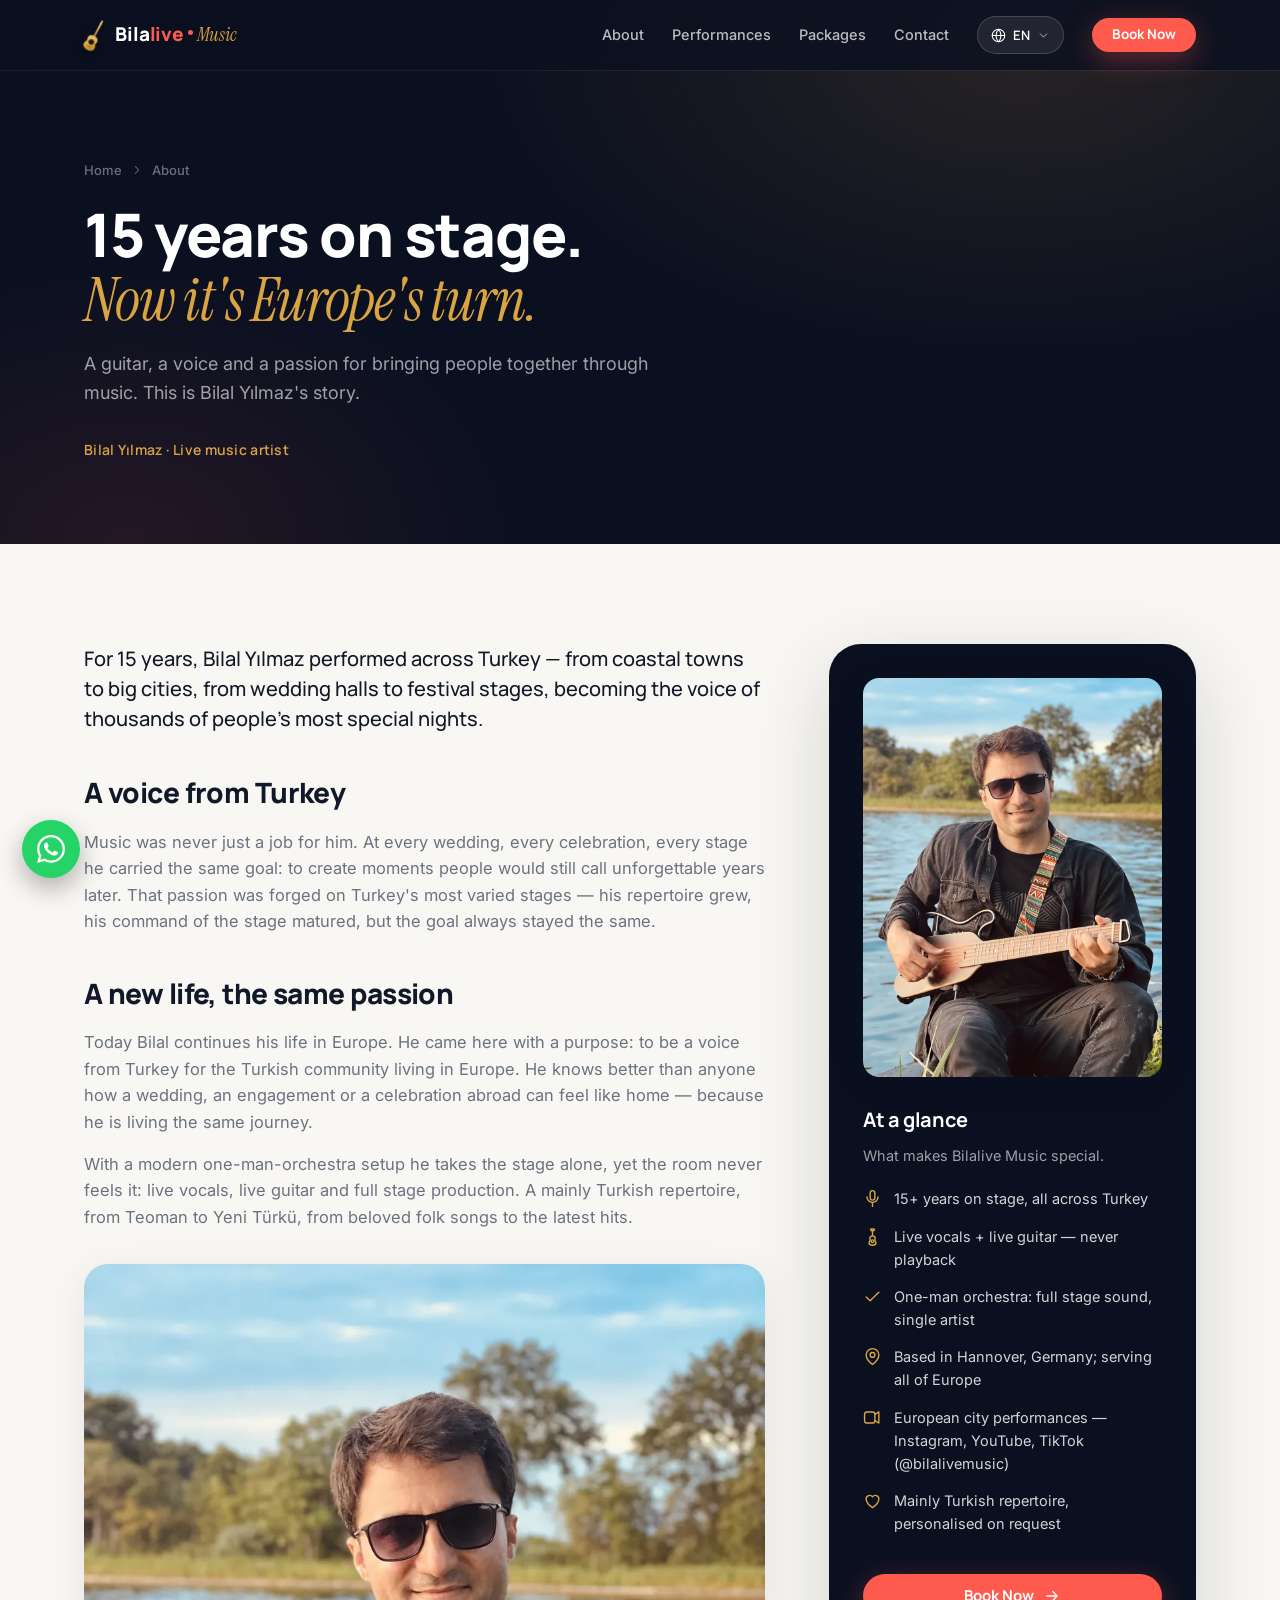
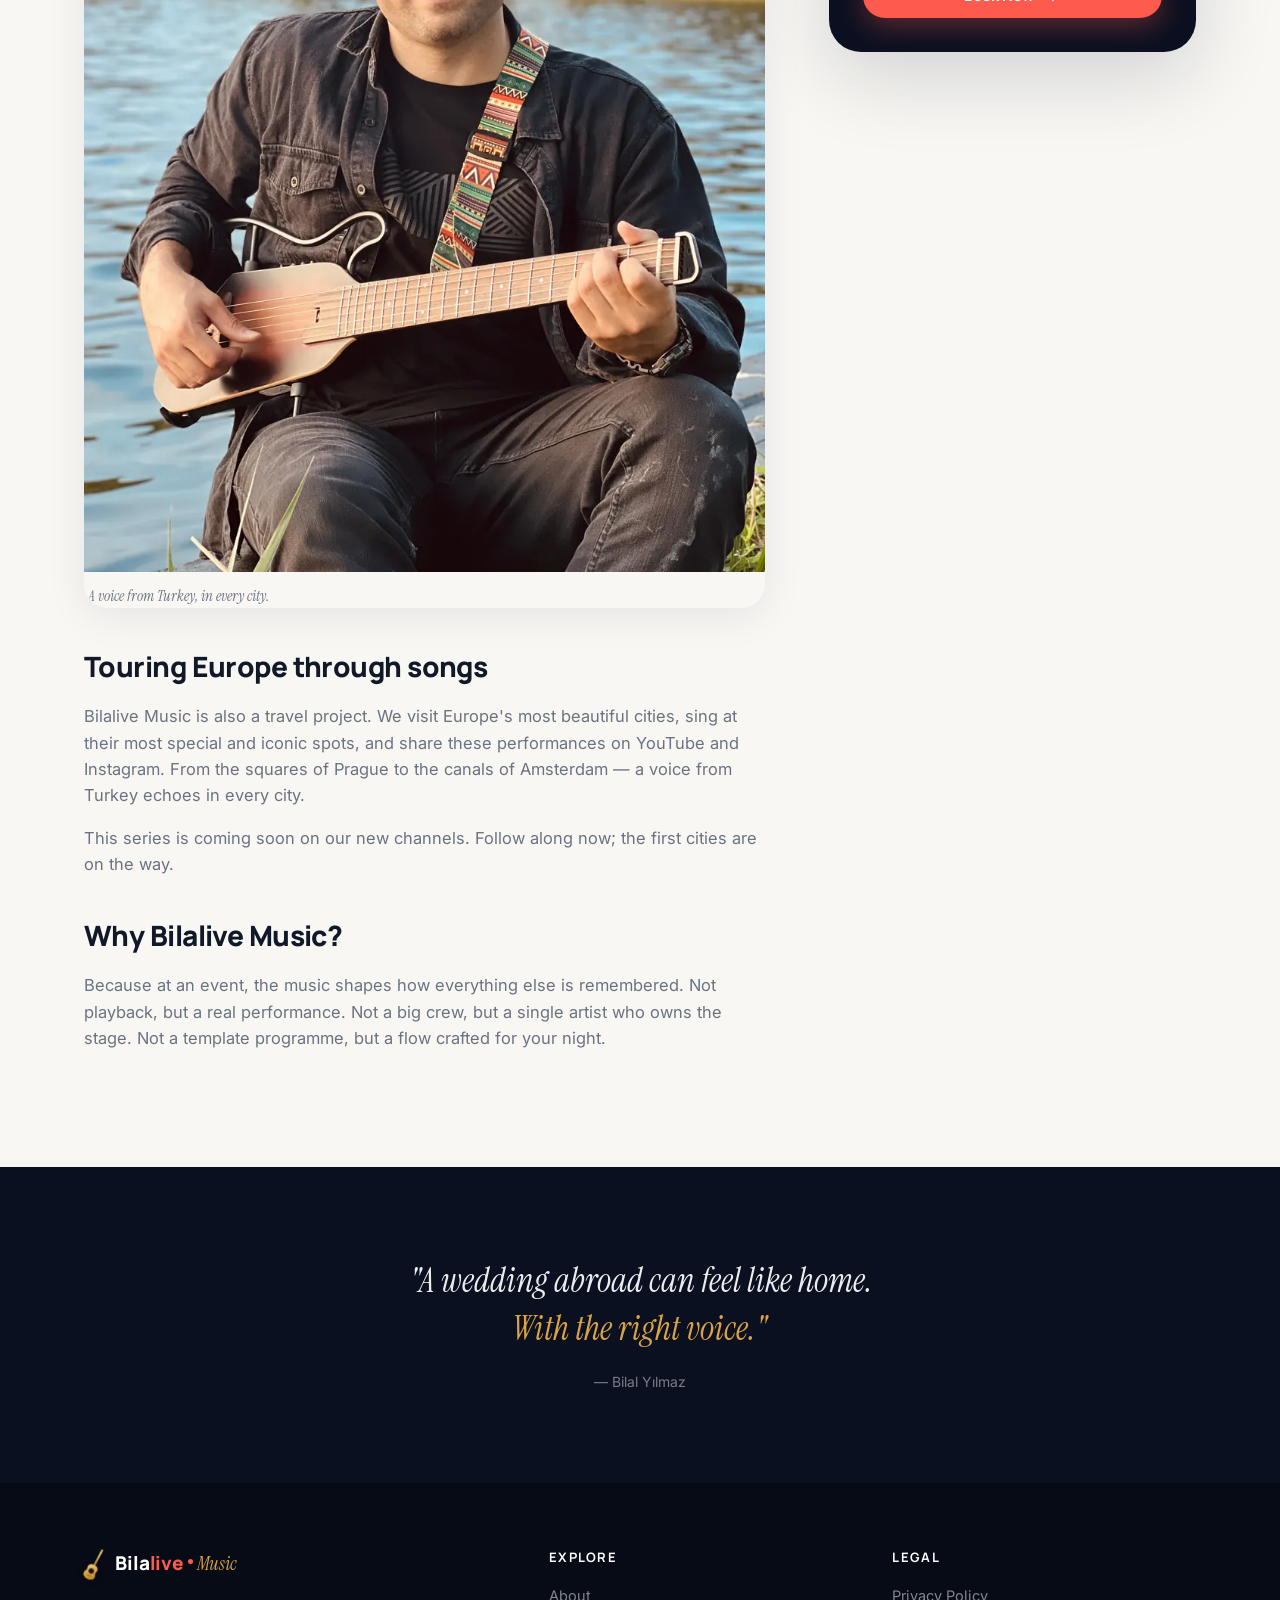
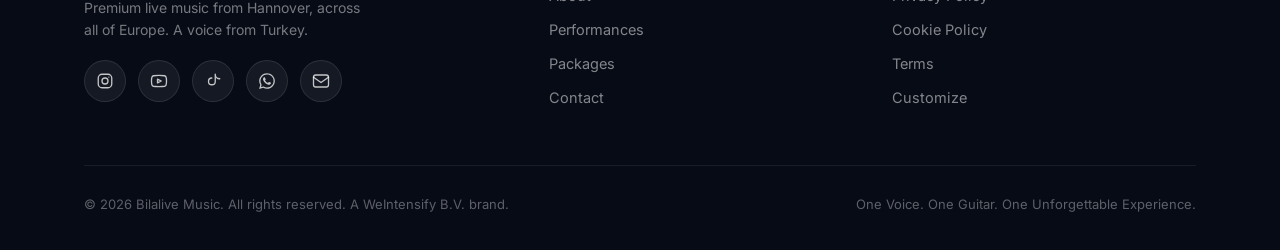
<file: about.html>
<!DOCTYPE html>
<html lang="tr">
<head>
<meta charset="UTF-8">
<meta name="viewport" content="width=device-width, initial-scale=1.0">
<title>Hakkımızda — Bilalive Music</title>
<meta name="description" content="Bilal Yılmaz 15 yıl Türkiye'nin dört bir yanında sahne aldı. Şimdi Hannover, Almanya merkezli; tüm Avrupa'da Türklere Türkiye'den bir ses. Bilalive Music'in hikayesi.">
<link rel="canonical" href="https://bilalivemusic.com/about.html">
<meta property="og:type" content="website">
<meta property="og:site_name" content="Bilalive Music">
<meta property="og:title" content="Hakkımızda — Bilalive Music">
<meta property="og:description" content="Bilal Yılmaz 15 yıl Türkiye'nin dört bir yanında sahne aldı. Şimdi Avrupa'da, Türkiye'den bir ses.">
<meta property="og:url" content="https://bilalivemusic.com/about.html">
<meta property="og:image" content="https://bilalivemusic.com/assets/img/og-bilal.jpg">
<meta property="og:image:width" content="1200">
<meta property="og:image:height" content="630">
<meta property="og:image:alt" content="Bilalive Music — Bilal Yılmaz, canlı gitar ve vokal">
<meta property="og:locale" content="tr_TR">
<meta property="og:locale:alternate" content="en_US">
<meta property="og:locale:alternate" content="de_DE">
<meta property="og:locale:alternate" content="nl_NL">
<meta property="og:locale:alternate" content="fr_FR">
<meta name="twitter:card" content="summary_large_image">
<meta name="twitter:title" content="Hakkımızda — Bilalive Music">
<meta name="twitter:description" content="Bilal Yılmaz 15 yıl Türkiye'nin dört bir yanında sahne aldı. Şimdi Avrupa'da, Türkiye'den bir ses.">
<meta name="twitter:image" content="https://bilalivemusic.com/assets/img/og-bilal.jpg">
<meta name="theme-color" content="#0B1020">
<meta name="author" content="WeIntensify B.V.">
<link rel="preconnect" href="https://fonts.googleapis.com">
<link rel="preconnect" href="https://fonts.gstatic.com" crossorigin>
<link href="https://fonts.googleapis.com/css2?family=Manrope:wght@400;500;600;700;800&family=Inter:wght@400;500;600&family=Instrument+Serif:ital@0;1&display=swap" rel="stylesheet">
<link rel="stylesheet" href="assets/css/style.css?v=32">
<link rel="icon" href="data:image/svg+xml,%3Csvg xmlns='http://www.w3.org/2000/svg' viewBox='0 0 24 24' fill='none' stroke='%23D9A441' stroke-width='2' stroke-linecap='round' stroke-linejoin='round'%3E%3Cpath d='M9.9 2.4h4.2v2h-4.2z'/%3E%3Cpath d='M12 4.4v6.8'/%3E%3Cpath d='M12 11.2c-2.1 0-3.3 1.4-3.3 3 0 .9.4 1.5.4 2.2 0 .9-1.5 1.6-1.5 3.5 0 2 2 3.1 4.4 3.1s4.4-1.1 4.4-3.1c0-1.9-1.5-2.6-1.5-3.5 0-.7.4-1.3.4-2.2 0-1.6-1.2-3-3.3-3z'/%3E%3Ccircle cx='12' cy='18' r='1.7'/%3E%3C/svg%3E">
</head>
<body>

<svg xmlns="http://www.w3.org/2000/svg" style="display:none" aria-hidden="true">
  <symbol id="i-music" viewBox="0 0 24 24"><path d="M9 18V5l12-2v13"/><circle cx="6" cy="18" r="3"/><circle cx="18" cy="16" r="3"/></symbol>
  <symbol id="i-guitar" viewBox="0 0 24 24"><path d="M9.9 2.4h4.2v2h-4.2z"/><path d="M12 4.4v6.8"/><path d="M12 11.2c-2.1 0-3.3 1.4-3.3 3 0 .9.4 1.5.4 2.2 0 .9-1.5 1.6-1.5 3.5 0 2 2 3.1 4.4 3.1s4.4-1.1 4.4-3.1c0-1.9-1.5-2.6-1.5-3.5 0-.7.4-1.3.4-2.2 0-1.6-1.2-3-3.3-3z"/><circle cx="12" cy="18" r="1.7"/></symbol>
  <symbol id="i-globe" viewBox="0 0 24 24"><circle cx="12" cy="12" r="10"/><path d="M2 12h20M12 2a15.3 15.3 0 0 1 4 10 15.3 15.3 0 0 1-4 10 15.3 15.3 0 0 1-4-10 15.3 15.3 0 0 1 4-10z"/></symbol>
  <symbol id="i-chev" viewBox="0 0 24 24"><path d="m6 9 6 6 6-6"/></symbol>
  <symbol id="i-check" viewBox="0 0 24 24"><path d="m4 12.5 5 5L20 6.5"/></symbol>
  <symbol id="i-mic" viewBox="0 0 24 24"><rect x="9" y="2" width="6" height="12" rx="3"/><path d="M5 10a7 7 0 0 0 14 0M12 17v5"/></symbol>
  <symbol id="i-camera" viewBox="0 0 24 24"><path d="m15 8 5-3v14l-5-3"/><rect x="2" y="5" width="13" height="14" rx="3"/></symbol>
  <symbol id="i-pin" viewBox="0 0 24 24"><path d="M20 10c0 6-8 12-8 12S4 16 4 10a8 8 0 1 1 16 0z"/><circle cx="12" cy="10" r="3"/></symbol>
  <symbol id="i-arrow" viewBox="0 0 24 24"><path d="M5 12h14m-6-6 6 6-6 6"/></symbol>
  <symbol id="i-mail" viewBox="0 0 24 24"><rect x="2" y="4" width="20" height="16" rx="3"/><path d="m2 7 10 7L22 7"/></symbol>
  <symbol id="i-ig" viewBox="0 0 24 24"><rect x="3" y="3" width="18" height="18" rx="5"/><circle cx="12" cy="12" r="4"/><circle cx="17.2" cy="6.8" r=".9" fill="currentColor" stroke="none"/></symbol>
  <symbol id="i-wa" viewBox="0 0 448 512"><path fill="currentColor" stroke="none" d="M380.9 97.1C339 55.1 283.2 32 223.9 32c-122.4 0-222 99.6-222 222 0 39.1 10.2 77.3 29.6 111L0 480l117.7-30.9c32.4 17.7 68.9 27 106.1 27h.1c122.3 0 224.1-99.6 224.1-222 0-59.3-25.2-115-67.2-157zm-157 341.6c-33.2 0-65.7-8.9-94-25.7l-6.7-4-69.8 18.3L72 359.2l-4.4-7c-18.5-29.4-28.2-63.3-28.2-98.2 0-101.7 82.8-184.5 184.6-184.5 49.3 0 95.6 19.2 130.4 54.1 34.8 34.9 56.2 81.2 56.1 130.5 0 101.8-84.9 184.6-186.6 184.6zm101.2-138.2c-5.5-2.8-32.8-16.2-37.9-18-5.1-1.9-8.8-2.8-12.5 2.8-3.7 5.6-14.3 18-17.6 21.8-3.2 3.7-6.5 4.2-12 1.4-32.6-16.3-54-29.1-75.5-66-5.7-9.8 5.7-9.1 16.3-30.3 1.8-3.7.9-6.9-.5-9.7-1.4-2.8-12.5-30.1-17.1-41.2-4.5-10.8-9.1-9.3-12.5-9.5-3.2-.2-6.9-.2-10.6-.2-3.7 0-9.7 1.4-14.8 6.9-5.1 5.6-19.4 19-19.4 46.3 0 27.3 19.9 53.7 22.6 57.4 2.8 3.7 39.1 59.7 94.8 83.8 35.2 15.2 49 16.5 66.6 13.9 10.7-1.6 32.8-13.4 37.4-26.4 4.6-13 4.6-24.1 3.2-26.4-1.3-2.4-5-3.8-10.5-6.6z"/></symbol>
  <symbol id="i-yt" viewBox="0 0 24 24"><path d="M22 12s0-3.5-.5-5A3 3 0 0 0 19.5 5C17.7 4.5 12 4.5 12 4.5s-5.7 0-7.5.5A3 3 0 0 0 2.5 7C2 8.5 2 12 2 12s0 3.5.5 5a3 3 0 0 0 2 2c1.8.5 7.5.5 7.5.5s5.7 0 7.5-.5a3 3 0 0 0 2-2c.5-1.5.5-5 .5-5z"/><path d="m10 9.5 5 2.5-5 2.5z"/></symbol>
  <symbol id="i-tiktok" viewBox="0 0 24 24"><path d="M15 3v9.5a4.5 4.5 0 1 1-4.5-4.5M15 3a6 6 0 0 0 6 6"/></symbol>
  <symbol id="i-heart" viewBox="0 0 24 24"><path d="M12 21s-8-5.5-8-11a4.5 4.5 0 0 1 8-2.8A4.5 4.5 0 0 1 20 10c0 5.5-8 11-8 11z"/></symbol>
</svg>

<nav id="nav" class="solid">
  <div class="nav-inner">
    <a href="index.html" class="logo"><img src="assets/img/guitar-gold.svg?v=32" class="logo-mark" alt="" width="30" height="46"><span class="wm">Bila<span class="lg-live">live</span> <em>Music</em></span></a>
    <div class="nav-links">
      <a href="about.html" data-i18n="nav.about">Hakkımızda</a>
      <a href="index.html#performances" data-i18n="nav.performances">Performanslar</a>
      <a href="index.html#packages" data-i18n="nav.packages">Paketler</a>
      <a href="contact.html" data-i18n="nav.contact">İletişim</a>
      <div class="lang">
        <button class="lang-toggle" type="button" aria-label="Dil seç">
          <svg class="icon"><use href="#i-globe"/></svg><span data-lang-code>TR</span><svg class="icon chev"><use href="#i-chev"/></svg>
        </button>
        <div class="lang-menu">
          <button type="button" data-set-lang="tr"><span class="flag">TR</span>Türkçe</button>
          <button type="button" data-set-lang="en"><span class="flag">EN</span>English</button>
          <button type="button" data-set-lang="de"><span class="flag">DE</span>Deutsch</button>
          <button type="button" data-set-lang="nl"><span class="flag">NL</span>Nederlands</button>
          <button type="button" data-set-lang="fr"><span class="flag">FR</span>Français</button>
        </div>
      </div>
      <a href="index.html#booking" class="btn btn-accent btn-nav" data-i18n="nav.book">Rezervasyon</a>
      <button class="burger" id="burger" aria-label="Menü" aria-expanded="false"><span></span><span></span><span></span></button>
    </div>
  </div>
</nav>

<div class="mobile-menu" id="mobileMenu">
  <a href="about.html" data-i18n="nav.about">Hakkımızda</a>
  <a href="index.html#performances" data-i18n="nav.performances">Performanslar</a>
  <a href="index.html#packages" data-i18n="nav.packages">Paketler</a>
  <a href="contact.html" data-i18n="nav.contact">İletişim</a>
  <a href="index.html#booking" class="btn btn-accent" data-i18n="nav.book">Rezervasyon</a>
</div>

<header class="page-hero">
  <div class="inner">
    <div class="crumbs"><a href="index.html" data-i18n="pg.home">Ana Sayfa</a><svg class="icon" style="transform:rotate(-90deg)"><use href="#i-chev"/></svg><span data-i18n="nav.about">Hakkımızda</span></div>
    <h1><span data-i18n="ab.h1a">Sahnede geçen 15 yıl.</span><br><span class="serif" data-i18n="ab.h1b">Şimdi sıra Avrupa'da.</span></h1>
    <p data-i18n="ab.sub">Bir gitar, bir ses ve insanları müzikle birleştirme tutkusu. Bu, Bilal Yılmaz'ın hikayesi.</p>
    <p><span class="ab-role" data-i18n="ab.role">Bilal Yılmaz · Canlı müzik sanatçısı</span></p>
  </div>
</header>

<section class="about-page">
  <div class="container prose-grid">
    <div class="prose reveal">
      <p class="lead-p" data-i18n="ab.lead">Bilal Yılmaz, 15 yıl boyunca Türkiye'nin dört bir yanında sahne aldı. Sahil kasabalarından büyük şehirlere, düğün salonlarından festival sahnelerine — binlerce insanın en özel gecelerinde onların sesi oldu.</p>

      <h2 data-i18n="ab.h2a">Türkiye'den gelen ses</h2>
      <p data-i18n="ab.p1">Müzik onun için hiçbir zaman sadece bir meslek olmadı. Her düğünde, her kutlamada, her sahnede aynı amacı taşıdı: insanların yıllar sonra bile "o gece harikaydı" diyeceği anlar oluşturmak. Bu tutku onu Türkiye'nin en farklı sahnelerinde pişirdi — repertuvarı büyüdü, sahne hakimiyeti ustalaştı, ama amaç hep aynı kaldı.</p>

      <h2 data-i18n="ab.h2b">Yeni bir hayat, aynı tutku</h2>
      <p data-i18n="ab.p2">Bugün Bilal, hayatına Avrupa'da devam ediyor. Buraya bir hedefle geldi: Avrupa'da yaşayan Türklere Türkiye'den bir ses olmak. Gurbette bir düğünün, bir nişanın, bir kutlamanın nasıl memleket gibi hissettirebileceğini herkesten iyi biliyor — çünkü o da aynı yolculuğu yaşıyor.</p>
      <p data-i18n="ab.p3">Modern tek kişilik orkestra sistemiyle sahneye tek başına çıkıyor ama salon bunu asla öyle hissetmiyor: canlı vokal, canlı gitar ve tam sahne prodüksiyonu. Türkçe ağırlıklı repertuvar; Teoman'dan Yeni Türkü'ye, en sevilen türkülerden en güncel parçalara.</p>

      <figure class="about-figure"><img src="assets/img/bilal-portrait.webp?v=32" alt="Bilal Yılmaz gitar çalarken" loading="lazy"><figcaption data-i18n="ab.figcap">Her şehirde Türkiye'den bir ses.</figcaption></figure>
      <h2 data-i18n="ab.h2c">Avrupa'yı şarkılarla geziyoruz</h2>
      <p data-i18n="ab.p4">Bilalive Music aynı zamanda bir yolculuk projesi. Avrupa'nın en güzel şehirlerini geziyor, en özel ve turistik noktalarında şarkılar söylüyor ve bu performansları Instagram'da (@bilalivemusic) paylaşıyoruz. Prag'ın meydanlarından Amsterdam'ın kanallarına — her şehirde Türkiye'den bir ses yankılanıyor.</p>
      <p data-i18n="ab.p5">Bu seri yakında yeni kanallarımızda. Şimdiden takipte kal; ilk şehirler yolda.</p>

      <h2 data-i18n="ab.h2d">Neden Bilalive Music?</h2>
      <p data-i18n="ab.p6">Çünkü bir etkinlikte müzik, geri kalan her şeyin hatırlanma biçimini belirler. Playback değil, gerçek performans. Kalabalık bir ekip değil, sahnesine hükmeden tek bir sanatçı. Şablon bir program değil, senin gecen için kurgulanmış bir akış.</p>
    </div>
    <aside class="side-card reveal">
      <img src="assets/img/bilal-closeup.webp?v=32" alt="Bilal Yılmaz" class="side-portrait" loading="lazy">
      <h3 data-i18n="ab.sc_h">Bir bakışta</h3>
      <p data-i18n="ab.sc_sub">Bilalive Music'i özel yapan şeyler.</p>
      <div class="feat"><svg class="icon"><use href="#i-mic"/></svg><span data-i18n="ab.f1">15+ yıl sahne deneyimi, Türkiye'nin dört bir yanı</span></div>
      <div class="feat"><svg class="icon"><use href="#i-guitar"/></svg><span data-i18n="ab.f2">Canlı vokal + canlı gitar — asla playback</span></div>
      <div class="feat"><svg class="icon"><use href="#i-check"/></svg><span data-i18n="ab.f3">Tek kişilik orkestra: tam sahne sesi, tek sanatçı</span></div>
      <div class="feat"><svg class="icon"><use href="#i-pin"/></svg><span data-i18n="ab.f4">Hannover, Almanya merkezli; tüm Avrupa'ya hizmet</span></div>
      <div class="feat"><svg class="icon"><use href="#i-camera"/></svg><span data-i18n="ab.f5">Avrupa şehir performansları — Instagram, YouTube, TikTok (@bilalivemusic)</span></div>
      <div class="feat"><svg class="icon"><use href="#i-heart"/></svg><span data-i18n="ab.f6">Türkçe ağırlıklı repertuvar, isteğe göre kişiselleştirme</span></div>
      <a href="index.html#booking" class="btn btn-accent btn-block" style="margin-top:24px"><span data-i18n="nav.book">Rezervasyon</span><svg class="icon"><use href="#i-arrow"/></svg></a>
    </aside>
  </div>
</section>

<section class="dark" style="padding:90px 0">
  <div class="container">
    <div class="reveal" style="text-align:center;max-width:720px;margin:0 auto">
      <p class="serif" style="color:rgba(255,255,255,.92);font-size:clamp(24px,3vw,34px);line-height:1.4"><span data-i18n="ab.q1">"Gurbette bir düğün, memleket gibi hissettirebilir.</span><br><b style="color:var(--gold);font-weight:400" data-i18n="ab.q2">Doğru sesle."</b></p>
      <p style="color:rgba(255,255,255,.45);margin-top:18px;font-size:14px">— Bilal Yılmaz</p>
    </div>
  </div>
</section>

<footer>
  <div class="container">
    <div class="footer-top">
      <div class="footer-brand">
        <a href="index.html" class="logo"><img src="assets/img/guitar-gold.svg?v=32" class="logo-mark" alt="" width="30" height="46"><span class="wm">Bila<span class="lg-live">live</span> <em>Music</em></span></a>
        <p data-i18n="ft.tag">Avrupa genelinde premium canlı müzik. Türkiye'den bir ses.</p>
        <div class="socials">
          <a href="https://www.instagram.com/bilalivemusic" target="_blank" rel="noopener" aria-label="Instagram"><svg class="icon"><use href="#i-ig"/></svg></a><a href="https://www.youtube.com/@bilalivemusic" target="_blank" rel="noopener" aria-label="YouTube"><svg class="icon"><use href="#i-yt"/></svg></a><a href="https://www.tiktok.com/@bilalivemusic" target="_blank" rel="noopener" aria-label="TikTok"><svg class="icon"><use href="#i-tiktok"/></svg></a><a href="https://wa.me/4915510989673" target="_blank" rel="noopener" aria-label="WhatsApp"><svg class="icon"><use href="#i-wa"/></svg></a>
          <a href="mailto:info@bilalivemusic.com" aria-label="E-posta"><svg class="icon"><use href="#i-mail"/></svg></a>
        </div>
      </div>
      <div class="footer-col">
        <h5 data-i18n="ft.explore">Keşfet</h5>
        <a href="about.html" data-i18n="nav.about">Hakkımızda</a>
        <a href="index.html#performances" data-i18n="nav.performances">Performanslar</a>
        <a href="index.html#packages" data-i18n="nav.packages">Paketler</a>
        <a href="contact.html" data-i18n="nav.contact">İletişim</a>
      </div>
      <div class="footer-col">
        <h5 data-i18n="ft.legal">Yasal</h5>
        <a href="privacy.html" data-i18n="ft.privacy">Gizlilik Politikası</a>
        <a href="cookies.html" data-i18n="ft.cookies">Çerez Politikası</a>
        <a href="terms.html" data-i18n="ft.terms">Kullanım Koşulları</a>
        <a href="#" data-cookie-settings data-i18n="ck.customize">Çerez tercihlerim</a>
      </div>
    </div>
    <div class="footer-bottom">
      <span>© <span data-year>2026</span> Bilalive Music. <span data-i18n="ft.rights">Tüm hakları saklıdır.</span> <span data-i18n="ft.brand">Bir WeIntensify B.V. markasıdır.</span></span>
      <span>One Voice. One Guitar. One Unforgettable Experience.</span>
    </div>
  </div>
</footer>

<script>
window.BLM_CONFIG = { web3formsKey: "a68bf2fd-b922-4beb-8520-c65a1879fb99", gaId: "", email: "info@bilalivemusic.com" };
</script>
<script src="assets/js/i18n.js?v=32"></script>
<script src="assets/js/app.js?v=32"></script>
</body>
</html>
</file>
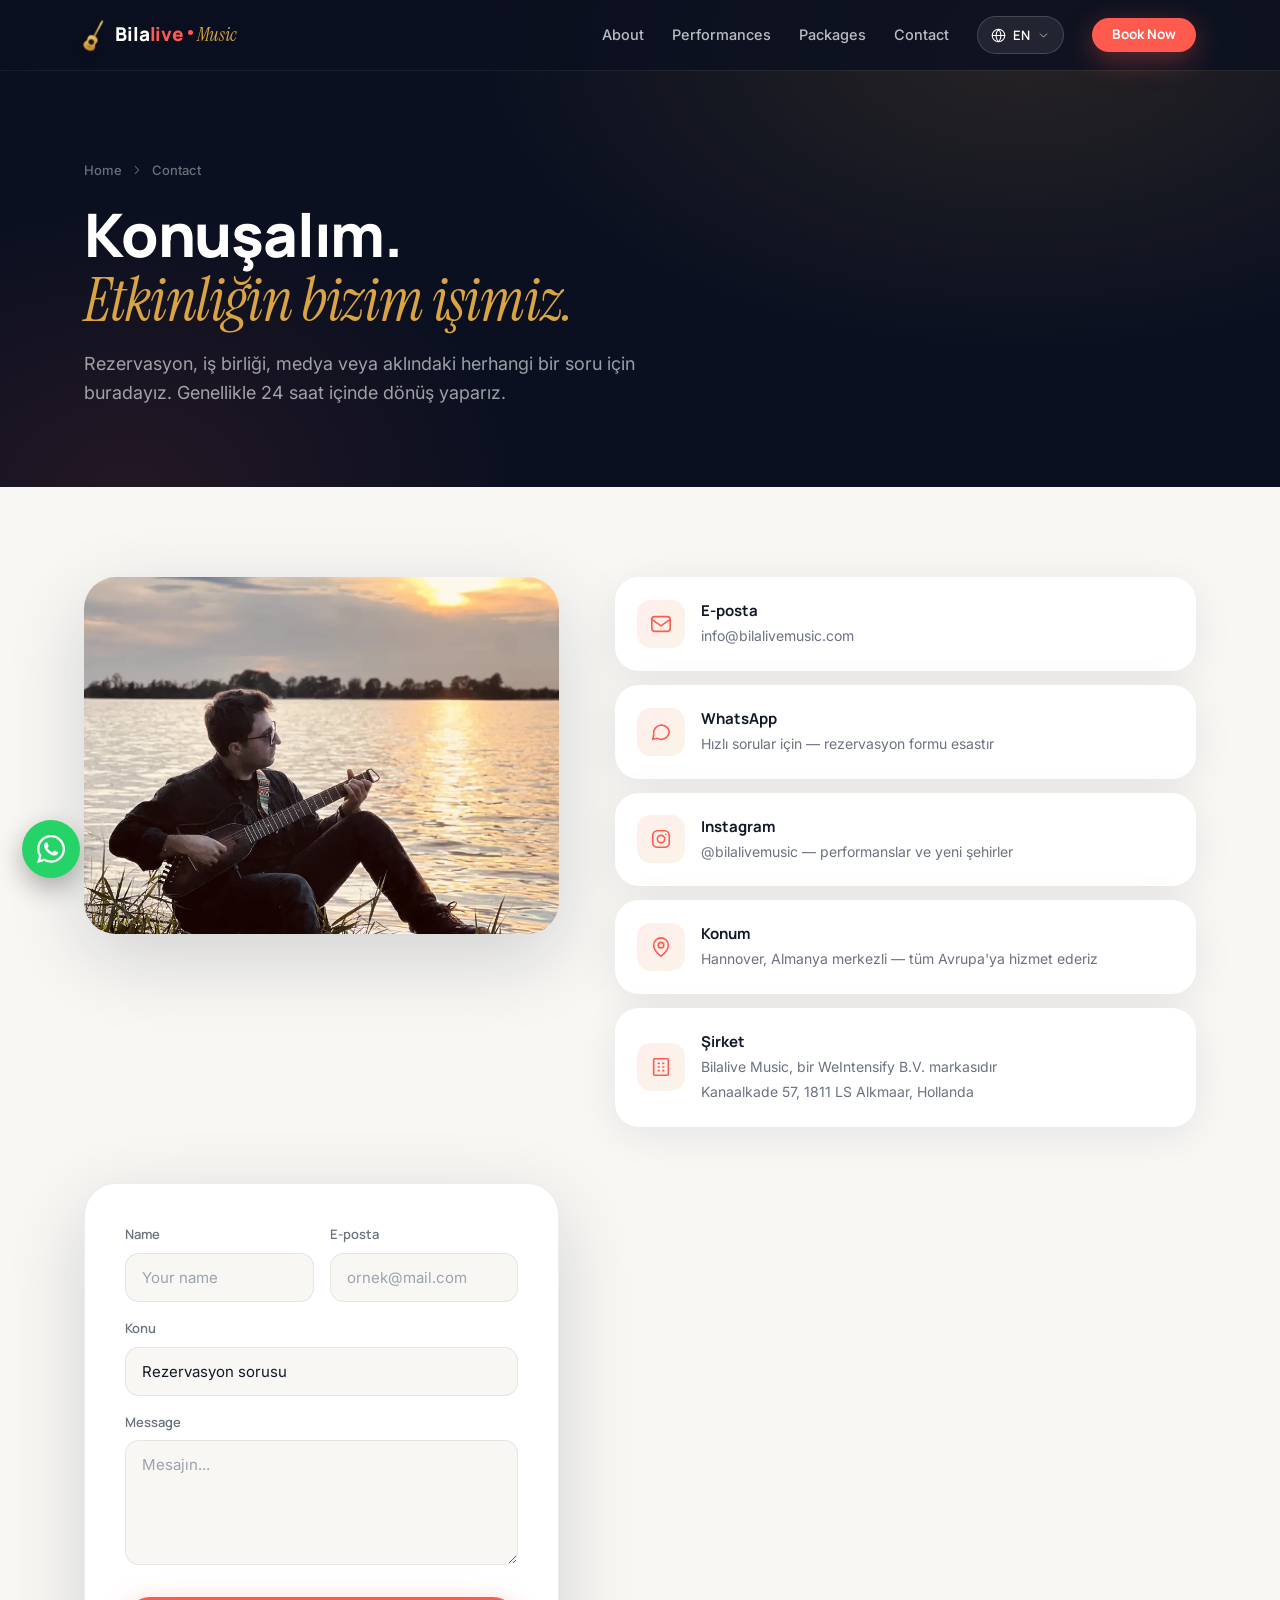
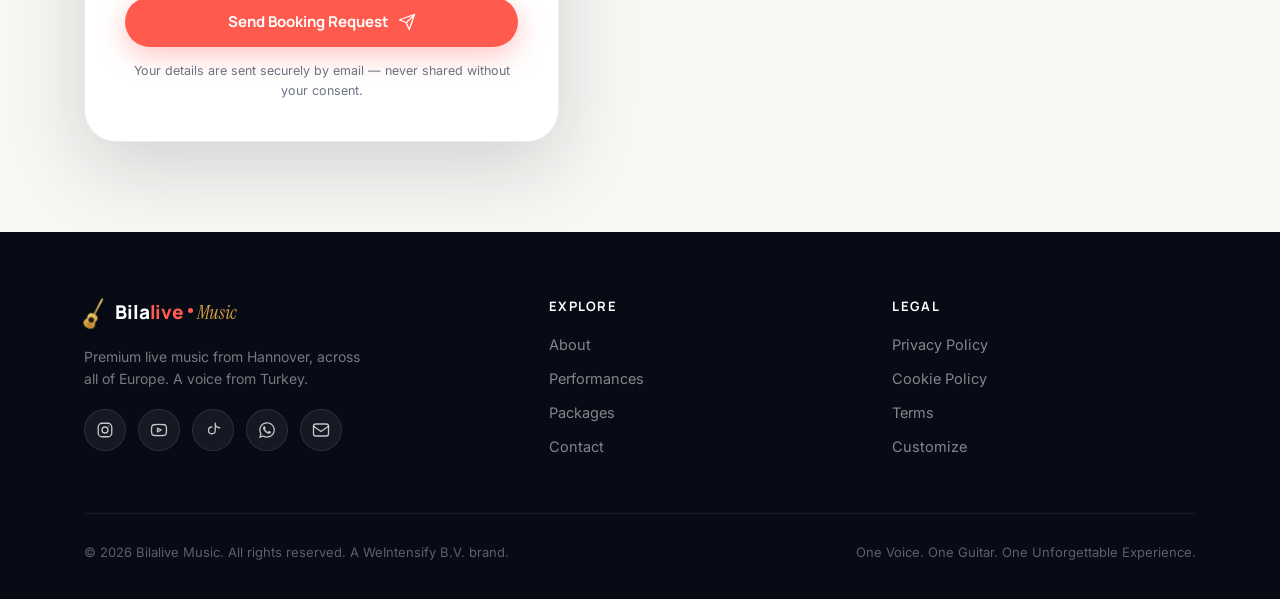
<file: contact.html>
<!DOCTYPE html>
<html lang="tr">
<head>
<meta charset="UTF-8">
<meta name="viewport" content="width=device-width, initial-scale=1.0">
<title>İletişim — Bilalive Music</title>
<meta name="description" content="Bilalive Music ile iletişime geç. Rezervasyon, iş birliği ve tüm sorular için: info@bilalivemusic.com. Hannover, Almanya merkezli; tüm Avrupa'da canlı müzik.">
<link rel="canonical" href="https://bilalivemusic.com/contact.html">
<meta property="og:type" content="website">
<meta property="og:site_name" content="Bilalive Music">
<meta property="og:title" content="İletişim — Bilalive Music">
<meta property="og:description" content="Bilalive Music ile iletişime geç: rezervasyon, iş birliği ve tüm sorular için info@bilalivemusic.com.">
<meta property="og:url" content="https://bilalivemusic.com/contact.html">
<meta property="og:image" content="https://bilalivemusic.com/assets/img/og-bilal.jpg">
<meta property="og:image:width" content="1200">
<meta property="og:image:height" content="630">
<meta property="og:image:alt" content="Bilalive Music — Bilal Yılmaz, canlı gitar ve vokal">
<meta property="og:locale" content="tr_TR">
<meta property="og:locale:alternate" content="en_US">
<meta property="og:locale:alternate" content="de_DE">
<meta property="og:locale:alternate" content="nl_NL">
<meta property="og:locale:alternate" content="fr_FR">
<meta name="twitter:card" content="summary_large_image">
<meta name="twitter:title" content="İletişim — Bilalive Music">
<meta name="twitter:description" content="Bilalive Music ile iletişime geç: rezervasyon, iş birliği ve tüm sorular için info@bilalivemusic.com.">
<meta name="twitter:image" content="https://bilalivemusic.com/assets/img/og-bilal.jpg">
<meta name="theme-color" content="#0B1020">
<meta name="author" content="WeIntensify B.V.">
<link rel="preconnect" href="https://fonts.googleapis.com">
<link rel="preconnect" href="https://fonts.gstatic.com" crossorigin>
<link href="https://fonts.googleapis.com/css2?family=Manrope:wght@400;500;600;700;800&family=Inter:wght@400;500;600&family=Instrument+Serif:ital@0;1&display=swap" rel="stylesheet">
<link rel="stylesheet" href="assets/css/style.css?v=32">
<link rel="icon" href="data:image/svg+xml,%3Csvg xmlns='http://www.w3.org/2000/svg' viewBox='0 0 24 24' fill='none' stroke='%23D9A441' stroke-width='2' stroke-linecap='round' stroke-linejoin='round'%3E%3Cpath d='M9.9 2.4h4.2v2h-4.2z'/%3E%3Cpath d='M12 4.4v6.8'/%3E%3Cpath d='M12 11.2c-2.1 0-3.3 1.4-3.3 3 0 .9.4 1.5.4 2.2 0 .9-1.5 1.6-1.5 3.5 0 2 2 3.1 4.4 3.1s4.4-1.1 4.4-3.1c0-1.9-1.5-2.6-1.5-3.5 0-.7.4-1.3.4-2.2 0-1.6-1.2-3-3.3-3z'/%3E%3Ccircle cx='12' cy='18' r='1.7'/%3E%3C/svg%3E">
</head>
<body>

<svg xmlns="http://www.w3.org/2000/svg" style="display:none" aria-hidden="true">
  <symbol id="i-music" viewBox="0 0 24 24"><path d="M9 18V5l12-2v13"/><circle cx="6" cy="18" r="3"/><circle cx="18" cy="16" r="3"/></symbol>
  <symbol id="i-guitar" viewBox="0 0 24 24"><path d="M9.9 2.4h4.2v2h-4.2z"/><path d="M12 4.4v6.8"/><path d="M12 11.2c-2.1 0-3.3 1.4-3.3 3 0 .9.4 1.5.4 2.2 0 .9-1.5 1.6-1.5 3.5 0 2 2 3.1 4.4 3.1s4.4-1.1 4.4-3.1c0-1.9-1.5-2.6-1.5-3.5 0-.7.4-1.3.4-2.2 0-1.6-1.2-3-3.3-3z"/><circle cx="12" cy="18" r="1.7"/></symbol>
  <symbol id="i-globe" viewBox="0 0 24 24"><circle cx="12" cy="12" r="10"/><path d="M2 12h20M12 2a15.3 15.3 0 0 1 4 10 15.3 15.3 0 0 1-4 10 15.3 15.3 0 0 1-4-10 15.3 15.3 0 0 1 4-10z"/></symbol>
  <symbol id="i-chev" viewBox="0 0 24 24"><path d="m6 9 6 6 6-6"/></symbol>
  <symbol id="i-mail" viewBox="0 0 24 24"><rect x="2" y="4" width="20" height="16" rx="3"/><path d="m2 7 10 7L22 7"/></symbol>
  <symbol id="i-chat" viewBox="0 0 24 24"><path d="M21 11.5a8.5 8.5 0 0 1-8.5 8.5c-1.5 0-3-.4-4.2-1.1L3 20l1.1-5.3A8.5 8.5 0 1 1 21 11.5z"/></symbol>
  <symbol id="i-pin" viewBox="0 0 24 24"><path d="M20 10c0 6-8 12-8 12S4 16 4 10a8 8 0 1 1 16 0z"/><circle cx="12" cy="10" r="3"/></symbol>
  <symbol id="i-send" viewBox="0 0 24 24"><path d="m22 2-11 11M22 2 15 22l-4-9-9-4z"/></symbol>
  <symbol id="i-ig" viewBox="0 0 24 24"><rect x="3" y="3" width="18" height="18" rx="5"/><circle cx="12" cy="12" r="4"/><circle cx="17.2" cy="6.8" r=".9" fill="currentColor" stroke="none"/></symbol>
  <symbol id="i-wa" viewBox="0 0 448 512"><path fill="currentColor" stroke="none" d="M380.9 97.1C339 55.1 283.2 32 223.9 32c-122.4 0-222 99.6-222 222 0 39.1 10.2 77.3 29.6 111L0 480l117.7-30.9c32.4 17.7 68.9 27 106.1 27h.1c122.3 0 224.1-99.6 224.1-222 0-59.3-25.2-115-67.2-157zm-157 341.6c-33.2 0-65.7-8.9-94-25.7l-6.7-4-69.8 18.3L72 359.2l-4.4-7c-18.5-29.4-28.2-63.3-28.2-98.2 0-101.7 82.8-184.5 184.6-184.5 49.3 0 95.6 19.2 130.4 54.1 34.8 34.9 56.2 81.2 56.1 130.5 0 101.8-84.9 184.6-186.6 184.6zm101.2-138.2c-5.5-2.8-32.8-16.2-37.9-18-5.1-1.9-8.8-2.8-12.5 2.8-3.7 5.6-14.3 18-17.6 21.8-3.2 3.7-6.5 4.2-12 1.4-32.6-16.3-54-29.1-75.5-66-5.7-9.8 5.7-9.1 16.3-30.3 1.8-3.7.9-6.9-.5-9.7-1.4-2.8-12.5-30.1-17.1-41.2-4.5-10.8-9.1-9.3-12.5-9.5-3.2-.2-6.9-.2-10.6-.2-3.7 0-9.7 1.4-14.8 6.9-5.1 5.6-19.4 19-19.4 46.3 0 27.3 19.9 53.7 22.6 57.4 2.8 3.7 39.1 59.7 94.8 83.8 35.2 15.2 49 16.5 66.6 13.9 10.7-1.6 32.8-13.4 37.4-26.4 4.6-13 4.6-24.1 3.2-26.4-1.3-2.4-5-3.8-10.5-6.6z"/></symbol>
  <symbol id="i-yt" viewBox="0 0 24 24"><path d="M22 12s0-3.5-.5-5A3 3 0 0 0 19.5 5C17.7 4.5 12 4.5 12 4.5s-5.7 0-7.5.5A3 3 0 0 0 2.5 7C2 8.5 2 12 2 12s0 3.5.5 5a3 3 0 0 0 2 2c1.8.5 7.5.5 7.5.5s5.7 0 7.5-.5a3 3 0 0 0 2-2c.5-1.5.5-5 .5-5z"/><path d="m10 9.5 5 2.5-5 2.5z"/></symbol>
  <symbol id="i-tiktok" viewBox="0 0 24 24"><path d="M15 3v9.5a4.5 4.5 0 1 1-4.5-4.5M15 3a6 6 0 0 0 6 6"/></symbol>
  <symbol id="i-building" viewBox="0 0 24 24"><rect x="4" y="3" width="16" height="18" rx="1"/><path d="M9 8h1m4 0h1M9 12h1m4 0h1M9 16h1m4 0h1"/></symbol>
</svg>

<nav id="nav" class="solid">
  <div class="nav-inner">
    <a href="index.html" class="logo"><img src="assets/img/guitar-gold.svg?v=32" class="logo-mark" alt="" width="30" height="46"><span class="wm">Bila<span class="lg-live">live</span> <em>Music</em></span></a>
    <div class="nav-links">
      <a href="about.html" data-i18n="nav.about">Hakkımızda</a>
      <a href="index.html#performances" data-i18n="nav.performances">Performanslar</a>
      <a href="index.html#packages" data-i18n="nav.packages">Paketler</a>
      <a href="contact.html" data-i18n="nav.contact">İletişim</a>
      <div class="lang">
        <button class="lang-toggle" type="button" aria-label="Dil seç">
          <svg class="icon"><use href="#i-globe"/></svg><span data-lang-code>TR</span><svg class="icon chev"><use href="#i-chev"/></svg>
        </button>
        <div class="lang-menu">
          <button type="button" data-set-lang="tr"><span class="flag">TR</span>Türkçe</button>
          <button type="button" data-set-lang="en"><span class="flag">EN</span>English</button>
          <button type="button" data-set-lang="de"><span class="flag">DE</span>Deutsch</button>
          <button type="button" data-set-lang="nl"><span class="flag">NL</span>Nederlands</button>
          <button type="button" data-set-lang="fr"><span class="flag">FR</span>Français</button>
        </div>
      </div>
      <a href="index.html#booking" class="btn btn-accent btn-nav" data-i18n="nav.book">Rezervasyon</a>
      <button class="burger" id="burger" aria-label="Menü" aria-expanded="false"><span></span><span></span><span></span></button>
    </div>
  </div>
</nav>

<div class="mobile-menu" id="mobileMenu">
  <a href="about.html" data-i18n="nav.about">Hakkımızda</a>
  <a href="index.html#performances" data-i18n="nav.performances">Performanslar</a>
  <a href="index.html#packages" data-i18n="nav.packages">Paketler</a>
  <a href="contact.html" data-i18n="nav.contact">İletişim</a>
  <a href="index.html#booking" class="btn btn-accent" data-i18n="nav.book">Rezervasyon</a>
</div>

<header class="page-hero">
  <div class="inner">
    <div class="crumbs"><a href="index.html" data-i18n="pg.home">Ana Sayfa</a><svg class="icon" style="transform:rotate(-90deg)"><use href="#i-chev"/></svg><span data-i18n="nav.contact">İletişim</span></div>
    <h1>Konuşalım.<br><span class="serif">Etkinliğin bizim işimiz.</span></h1>
    <p>Rezervasyon, iş birliği, medya veya aklındaki herhangi bir soru için buradayız. Genellikle 24 saat içinde dönüş yaparız.</p>
  </div>
</header>

<section style="padding:90px 0">
  <div class="container contact-grid">
    <div class="contact-photo reveal"><img src="assets/img/bilal-sunset.webp?v=32" alt="Bilal Yılmaz" loading="lazy"></div>
    <div class="contact-cards reveal">
      <a class="ccard" href="mailto:info@bilalivemusic.com">
        <div class="ci"><svg class="icon"><use href="#i-mail"/></svg></div>
        <div><b>E-posta</b><span>info@bilalivemusic.com</span></div>
      </a>
      <a class="ccard" href="https://wa.me/4915510989673?text=Merhaba!%20Bilalive%20Music%20hakk%C4%B1nda%20bilgi%20almak%20istiyorum." target="_blank" rel="noopener">
        <div class="ci"><svg class="icon"><use href="#i-chat"/></svg></div>
        <div><b>WhatsApp</b><span>Hızlı sorular için — rezervasyon formu esastır</span></div>
      </a>
      <a class="ccard" href="https://www.instagram.com/bilalivemusic" target="_blank" rel="noopener">
        <div class="ci"><svg class="icon"><use href="#i-ig"/></svg></div>
        <div><b>Instagram</b><span>@bilalivemusic — performanslar ve yeni şehirler</span></div>
      </a>
      <div class="ccard">
        <div class="ci"><svg class="icon"><use href="#i-pin"/></svg></div>
        <div><b>Konum</b><span>Hannover, Almanya merkezli — tüm Avrupa'ya hizmet ederiz</span></div>
      </div>
      <div class="ccard">
        <div class="ci"><svg class="icon"><use href="#i-building"/></svg></div>
        <div><b>Şirket</b><span>Bilalive Music, bir WeIntensify B.V. markasıdır<br>Kanaalkade 57, 1811 LS Alkmaar, Hollanda</span></div>
      </div>
    </div>
    <form class="form-card light reveal" id="contactForm">
      <input type="checkbox" name="botcheck" class="hp" tabindex="-1" autocomplete="off">
      <div class="form-row">
        <div class="field"><label for="c-name" data-i18n="bk.f_name">Ad Soyad</label><input id="c-name" name="name" type="text" data-i18n-attr="placeholder:bk.f_name_ph" placeholder="Adın" required></div>
        <div class="field"><label for="c-email">E-posta</label><input id="c-email" name="email" type="email" placeholder="ornek@mail.com" required></div>
      </div>
      <div class="field"><label for="c-subject">Konu</label>
        <select id="c-subject" name="subject_type">
          <option>Rezervasyon sorusu</option>
          <option>İş birliği / Partnerlik</option>
          <option>Medya / Basın</option>
          <option>Diğer</option>
        </select>
      </div>
      <div class="field"><label for="c-msg" data-i18n="bk.f_msg">Mesaj</label><textarea id="c-msg" name="message" rows="5" placeholder="Mesajın..." required></textarea></div>
      <button type="submit" class="btn btn-accent btn-block"><span data-i18n="bk.submit">Gönder</span><svg class="icon"><use href="#i-send"/></svg></button>
      <div class="form-status" role="status"></div>
      <p class="form-note" style="color:var(--text-2)" data-i18n="bk.note">Bilgilerin güvenli şekilde e-posta ile iletilir — iznin olmadan asla paylaşılmaz.</p>
    </form>
  </div>
</section>

<footer>
  <div class="container">
    <div class="footer-top">
      <div class="footer-brand">
        <a href="index.html" class="logo"><img src="assets/img/guitar-gold.svg?v=32" class="logo-mark" alt="" width="30" height="46"><span class="wm">Bila<span class="lg-live">live</span> <em>Music</em></span></a>
        <p data-i18n="ft.tag">Avrupa genelinde premium canlı müzik. Türkiye'den bir ses.</p>
        <div class="socials">
          <a href="https://www.instagram.com/bilalivemusic" target="_blank" rel="noopener" aria-label="Instagram"><svg class="icon"><use href="#i-ig"/></svg></a><a href="https://www.youtube.com/@bilalivemusic" target="_blank" rel="noopener" aria-label="YouTube"><svg class="icon"><use href="#i-yt"/></svg></a><a href="https://www.tiktok.com/@bilalivemusic" target="_blank" rel="noopener" aria-label="TikTok"><svg class="icon"><use href="#i-tiktok"/></svg></a><a href="https://wa.me/4915510989673" target="_blank" rel="noopener" aria-label="WhatsApp"><svg class="icon"><use href="#i-wa"/></svg></a>
          <a href="mailto:info@bilalivemusic.com" aria-label="E-posta"><svg class="icon"><use href="#i-mail"/></svg></a>
        </div>
      </div>
      <div class="footer-col">
        <h5 data-i18n="ft.explore">Keşfet</h5>
        <a href="about.html" data-i18n="nav.about">Hakkımızda</a>
        <a href="index.html#performances" data-i18n="nav.performances">Performanslar</a>
        <a href="index.html#packages" data-i18n="nav.packages">Paketler</a>
        <a href="contact.html" data-i18n="nav.contact">İletişim</a>
      </div>
      <div class="footer-col">
        <h5 data-i18n="ft.legal">Yasal</h5>
        <a href="privacy.html" data-i18n="ft.privacy">Gizlilik Politikası</a>
        <a href="cookies.html" data-i18n="ft.cookies">Çerez Politikası</a>
        <a href="terms.html" data-i18n="ft.terms">Kullanım Koşulları</a>
        <a href="#" data-cookie-settings data-i18n="ck.customize">Çerez tercihlerim</a>
      </div>
    </div>
    <div class="footer-bottom">
      <span>© <span data-year>2026</span> Bilalive Music. <span data-i18n="ft.rights">Tüm hakları saklıdır.</span> <span data-i18n="ft.brand">Bir WeIntensify B.V. markasıdır.</span></span>
      <span>One Voice. One Guitar. One Unforgettable Experience.</span>
    </div>
  </div>
</footer>

<script>
window.BLM_CONFIG = { web3formsKey: "a68bf2fd-b922-4beb-8520-c65a1879fb99", gaId: "", email: "info@bilalivemusic.com" };
</script>
<script src="assets/js/i18n.js?v=32"></script>
<script src="assets/js/app.js?v=32"></script>
</body>
</html>
</file>
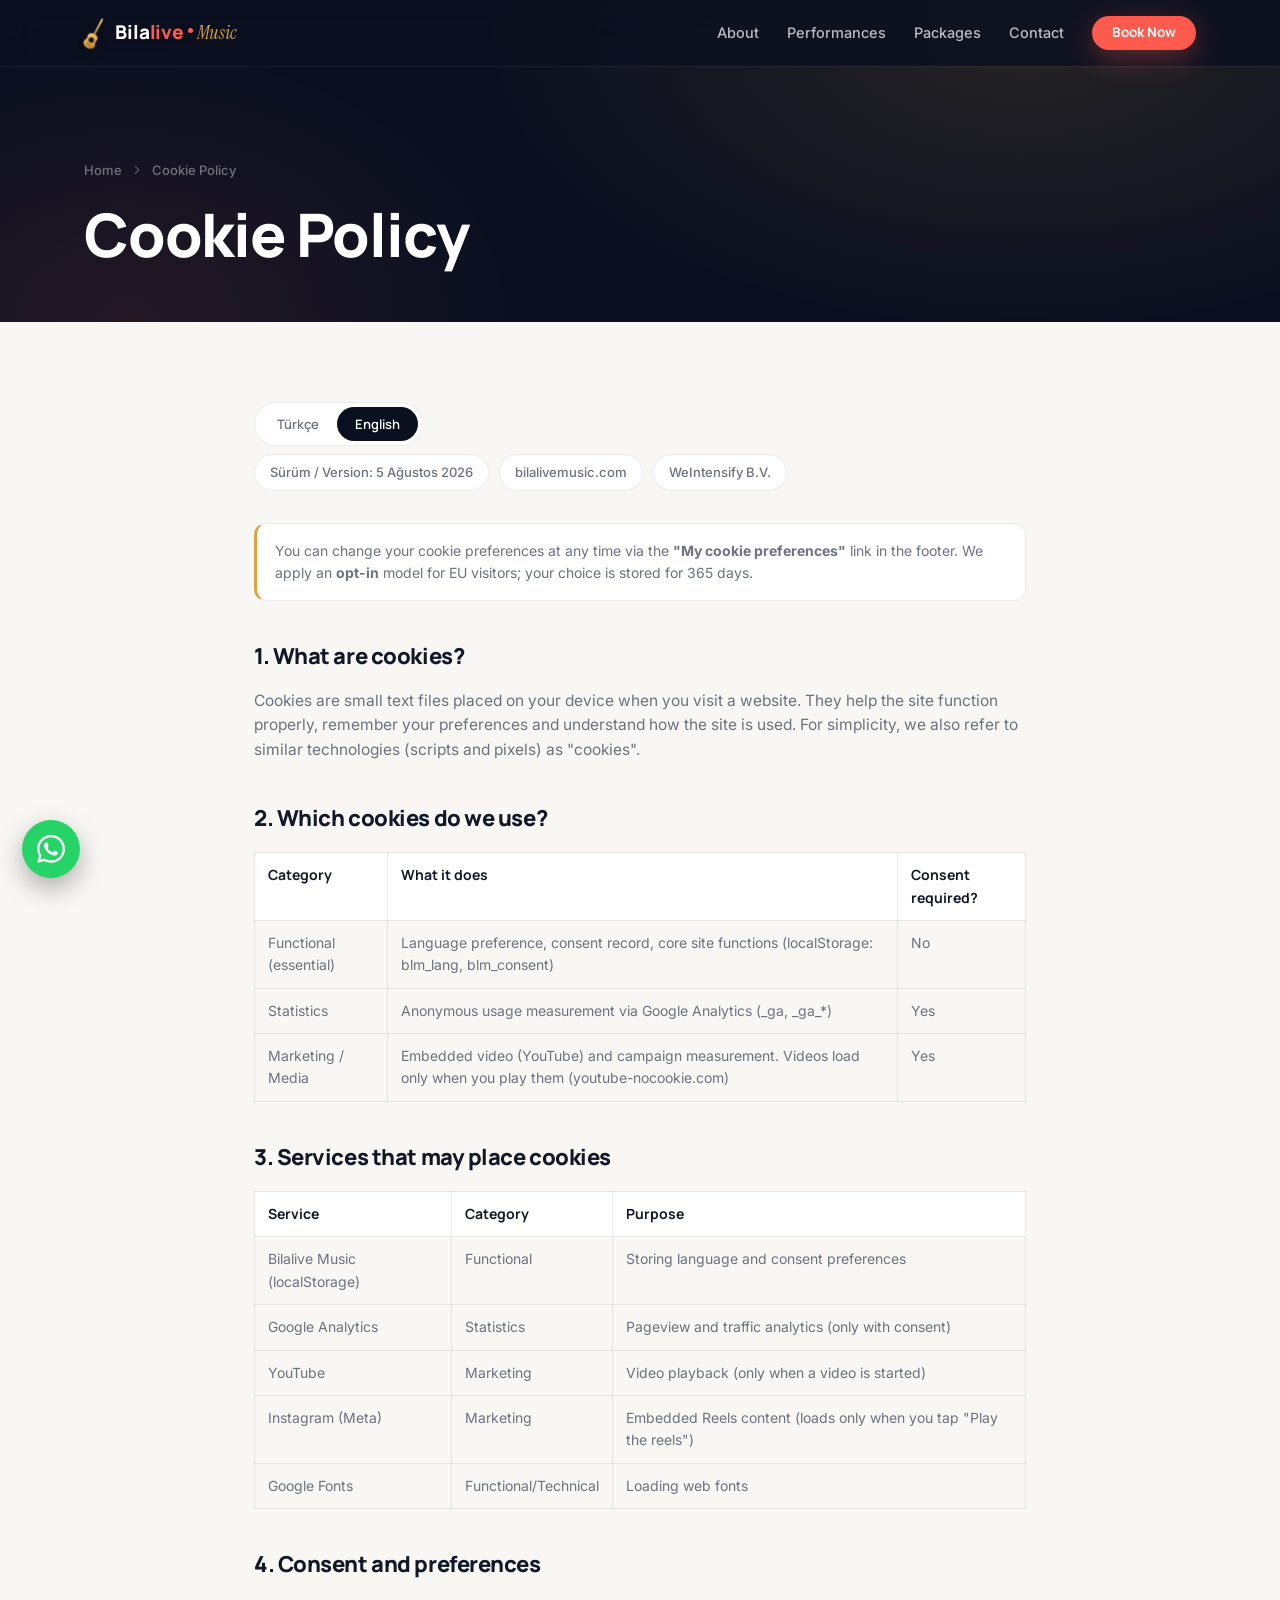
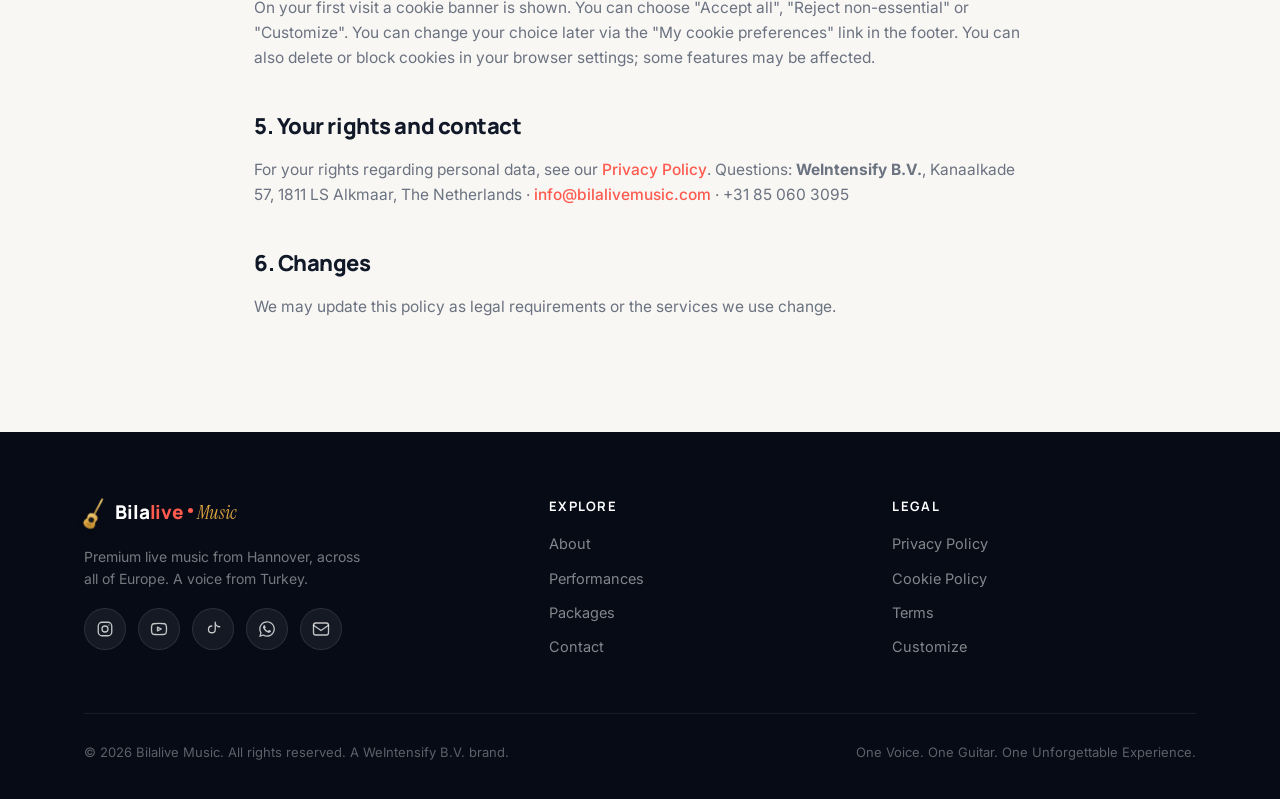
<file: cookies.html>
<!DOCTYPE html>
<html lang="tr">
<head>
<meta charset="UTF-8">
<meta name="viewport" content="width=device-width, initial-scale=1.0">
<title>Çerez Politikası — Bilalive Music</title>
<meta name="description" content="Bilalive Music (WeIntensify B.V.) çerez politikası. Sitemizde hangi çerezleri neden kullandığımızı ve tercihlerinizi nasıl yöneteceğinizi öğrenin.">
<link rel="canonical" href="https://bilalivemusic.com/cookies.html">
<meta name="robots" content="noindex,follow">
<link rel="preconnect" href="https://fonts.googleapis.com">
<link rel="preconnect" href="https://fonts.gstatic.com" crossorigin>
<link href="https://fonts.googleapis.com/css2?family=Manrope:wght@400;500;600;700;800&family=Inter:wght@400;500;600&family=Instrument+Serif:ital@0;1&display=swap" rel="stylesheet">
<link rel="stylesheet" href="assets/css/style.css?v=32">
<link rel="icon" href="data:image/svg+xml,%3Csvg xmlns='http://www.w3.org/2000/svg' viewBox='0 0 24 24' fill='none' stroke='%23D9A441' stroke-width='2' stroke-linecap='round' stroke-linejoin='round'%3E%3Cpath d='M9.9 2.4h4.2v2h-4.2z'/%3E%3Cpath d='M12 4.4v6.8'/%3E%3Cpath d='M12 11.2c-2.1 0-3.3 1.4-3.3 3 0 .9.4 1.5.4 2.2 0 .9-1.5 1.6-1.5 3.5 0 2 2 3.1 4.4 3.1s4.4-1.1 4.4-3.1c0-1.9-1.5-2.6-1.5-3.5 0-.7.4-1.3.4-2.2 0-1.6-1.2-3-3.3-3z'/%3E%3Ccircle cx='12' cy='18' r='1.7'/%3E%3C/svg%3E">
</head>
<body>

<svg xmlns="http://www.w3.org/2000/svg" style="display:none" aria-hidden="true">
  <symbol id="i-music" viewBox="0 0 24 24"><path d="M9 18V5l12-2v13"/><circle cx="6" cy="18" r="3"/><circle cx="18" cy="16" r="3"/></symbol>
  <symbol id="i-guitar" viewBox="0 0 24 24"><path d="M9.9 2.4h4.2v2h-4.2z"/><path d="M12 4.4v6.8"/><path d="M12 11.2c-2.1 0-3.3 1.4-3.3 3 0 .9.4 1.5.4 2.2 0 .9-1.5 1.6-1.5 3.5 0 2 2 3.1 4.4 3.1s4.4-1.1 4.4-3.1c0-1.9-1.5-2.6-1.5-3.5 0-.7.4-1.3.4-2.2 0-1.6-1.2-3-3.3-3z"/><circle cx="12" cy="18" r="1.7"/></symbol>
  <symbol id="i-chev" viewBox="0 0 24 24"><path d="m6 9 6 6 6-6"/></symbol>
  <symbol id="i-mail" viewBox="0 0 24 24"><rect x="2" y="4" width="20" height="16" rx="3"/><path d="m2 7 10 7L22 7"/></symbol>
  <symbol id="i-ig" viewBox="0 0 24 24"><rect x="3" y="3" width="18" height="18" rx="5"/><circle cx="12" cy="12" r="4"/><circle cx="17.2" cy="6.8" r=".9" fill="currentColor" stroke="none"/></symbol>
  <symbol id="i-wa" viewBox="0 0 448 512"><path fill="currentColor" stroke="none" d="M380.9 97.1C339 55.1 283.2 32 223.9 32c-122.4 0-222 99.6-222 222 0 39.1 10.2 77.3 29.6 111L0 480l117.7-30.9c32.4 17.7 68.9 27 106.1 27h.1c122.3 0 224.1-99.6 224.1-222 0-59.3-25.2-115-67.2-157zm-157 341.6c-33.2 0-65.7-8.9-94-25.7l-6.7-4-69.8 18.3L72 359.2l-4.4-7c-18.5-29.4-28.2-63.3-28.2-98.2 0-101.7 82.8-184.5 184.6-184.5 49.3 0 95.6 19.2 130.4 54.1 34.8 34.9 56.2 81.2 56.1 130.5 0 101.8-84.9 184.6-186.6 184.6zm101.2-138.2c-5.5-2.8-32.8-16.2-37.9-18-5.1-1.9-8.8-2.8-12.5 2.8-3.7 5.6-14.3 18-17.6 21.8-3.2 3.7-6.5 4.2-12 1.4-32.6-16.3-54-29.1-75.5-66-5.7-9.8 5.7-9.1 16.3-30.3 1.8-3.7.9-6.9-.5-9.7-1.4-2.8-12.5-30.1-17.1-41.2-4.5-10.8-9.1-9.3-12.5-9.5-3.2-.2-6.9-.2-10.6-.2-3.7 0-9.7 1.4-14.8 6.9-5.1 5.6-19.4 19-19.4 46.3 0 27.3 19.9 53.7 22.6 57.4 2.8 3.7 39.1 59.7 94.8 83.8 35.2 15.2 49 16.5 66.6 13.9 10.7-1.6 32.8-13.4 37.4-26.4 4.6-13 4.6-24.1 3.2-26.4-1.3-2.4-5-3.8-10.5-6.6z"/></symbol>
  <symbol id="i-yt" viewBox="0 0 24 24"><path d="M22 12s0-3.5-.5-5A3 3 0 0 0 19.5 5C17.7 4.5 12 4.5 12 4.5s-5.7 0-7.5.5A3 3 0 0 0 2.5 7C2 8.5 2 12 2 12s0 3.5.5 5a3 3 0 0 0 2 2c1.8.5 7.5.5 7.5.5s5.7 0 7.5-.5a3 3 0 0 0 2-2c.5-1.5.5-5 .5-5z"/><path d="m10 9.5 5 2.5-5 2.5z"/></symbol>
  <symbol id="i-tiktok" viewBox="0 0 24 24"><path d="M15 3v9.5a4.5 4.5 0 1 1-4.5-4.5M15 3a6 6 0 0 0 6 6"/></symbol>
</svg>

<nav id="nav" class="solid">
  <div class="nav-inner">
    <a href="index.html" class="logo"><img src="assets/img/guitar-gold.svg?v=32" class="logo-mark" alt="" width="30" height="46"><span class="wm">Bila<span class="lg-live">live</span> <em>Music</em></span></a>
    <div class="nav-links">
      <a href="about.html" data-i18n="nav.about">Hakkımızda</a>
      <a href="index.html#performances" data-i18n="nav.performances">Performanslar</a>
      <a href="index.html#packages" data-i18n="nav.packages">Paketler</a>
      <a href="contact.html" data-i18n="nav.contact">İletişim</a>
      <a href="index.html#booking" class="btn btn-accent btn-nav" data-i18n="nav.book">Rezervasyon</a>
      <button class="burger" id="burger" aria-label="Menü" aria-expanded="false"><span></span><span></span><span></span></button>
    </div>
  </div>
</nav>

<div class="mobile-menu" id="mobileMenu">
  <a href="about.html" data-i18n="nav.about">Hakkımızda</a>
  <a href="index.html#performances" data-i18n="nav.performances">Performanslar</a>
  <a href="index.html#packages" data-i18n="nav.packages">Paketler</a>
  <a href="contact.html" data-i18n="nav.contact">İletişim</a>
</div>

<header class="page-hero" style="padding-bottom:56px">
  <div class="inner">
    <div class="crumbs"><a href="index.html" data-i18n="pg.home">Ana Sayfa</a><svg class="icon" style="transform:rotate(-90deg)"><use href="#i-chev"/></svg><span data-i18n="ft.cookies">Çerez Politikası</span></div>
    <h1><span data-legal-lang="tr" class="show">Çerez Politikası</span><span data-legal-lang="en">Cookie Policy</span></h1>
  </div>
</header>

<section class="legal">
  <div class="container legal-wrap">
    <div class="legal-toggle" role="tablist">
      <button type="button" class="active" data-legal-set="tr">Türkçe</button>
      <button type="button" data-legal-set="en">English</button>
    </div>
    <div class="legal-meta">
      <span>Sürüm / Version: 5 Ağustos 2026</span>
      <span>bilalivemusic.com</span>
      <span>WeIntensify B.V.</span>
    </div>

    <!-- TR -->
    <div data-legal-lang="tr" class="show">
      <div class="legal-note">Çerez tercihlerinizi dilediğiniz an sayfanın altındaki <b>"Çerez tercihlerim"</b> bağlantısından değiştirebilirsiniz. AB ziyaretçileri için <b>opt-in</b> (önce izin) modeli uygularız; tercihiniz 365 gün saklanır.</div>

      <h2>1. Çerez nedir?</h2>
      <p>Çerezler, bir web sitesini ziyaret ettiğinizde cihazınıza yerleştirilen küçük metin dosyalarıdır. Sitenin düzgün çalışmasına, tercihlerinizin hatırlanmasına ve site kullanımının anlaşılmasına yardımcı olur. Benzer teknolojiler (script ve pikseller) için de bu politikada "çerez" ifadesini kullanıyoruz.</p>

      <h2>2. Hangi çerezleri kullanıyoruz?</h2>
      <table>
        <tr><th>Kategori</th><th>Ne yapar?</th><th>İzin gerekir mi?</th></tr>
        <tr><td>Zorunlu (Fonksiyonel)</td><td>Dil tercihi, çerez onay kaydı, temel site işlevleri (localStorage: blm_lang, blm_consent)</td><td>Hayır</td></tr>
        <tr><td>İstatistik</td><td>Google Analytics ile anonim kullanım ölçümü (_ga, _ga_*)</td><td>Evet</td></tr>
        <tr><td>Pazarlama / Medya</td><td>Gömülü video (YouTube) ve kampanya ölçümü. Videolar yalnızca siz oynatınca yüklenir (youtube-nocookie.com)</td><td>Evet</td></tr>
      </table>

      <h2>3. Çerez bırakabilecek servisler</h2>
      <table>
        <tr><th>Servis</th><th>Kategori</th><th>Amaç</th></tr>
        <tr><td>Bilalive Music (localStorage)</td><td>Zorunlu</td><td>Dil ve onay tercihlerinin saklanması</td></tr>
        <tr><td>Google Analytics</td><td>İstatistik</td><td>Sayfa görüntüleme ve trafik analizi (yalnızca onayla)</td></tr>
        <tr><td>YouTube</td><td>Pazarlama</td><td>Video oynatma (yalnızca video başlatıldığında)</td></tr>
        <tr><td>Instagram (Meta)</td><td>Pazarlama</td><td>Gömülü Reels içeriği (yalnızca siz "Reels'ları oynat"a tıklayınca yüklenir)</td></tr>
        <tr><td>Google Fonts</td><td>Zorunlu/Teknik</td><td>Yazı tiplerinin yüklenmesi</td></tr>
      </table>

      <h2>4. Onay ve tercih yönetimi</h2>
      <p>İlk ziyaretinizde çerez bandı gösterilir. "Tümünü kabul et", "Zorunlu dışını reddet" veya "Özelleştir" seçeneklerinden birini seçebilirsiniz. Tercihinizi daha sonra sayfa altındaki "Çerez tercihlerim" bağlantısıyla değiştirebilirsiniz. Tarayıcı ayarlarınızdan da çerezleri silebilir veya engelleyebilirsiniz; bu durumda bazı işlevler etkilenebilir.</p>

      <h2>5. Haklarınız ve iletişim</h2>
      <p>Kişisel verilerinizle ilgili haklarınız için <a href="privacy.html">Gizlilik Politikamıza</a> bakın. Sorularınız için: <b>WeIntensify B.V.</b>, Kanaalkade 57, 1811 LS Alkmaar, Hollanda · <a href="mailto:info@bilalivemusic.com">info@bilalivemusic.com</a> · +31 85 060 3095</p>

      <h2>6. Değişiklikler</h2>
      <p>Bu politikayı yasal gereklilikler veya kullandığımız servisler değiştikçe güncelleyebiliriz.</p>
    </div>

    <!-- EN -->
    <div data-legal-lang="en">
      <div class="legal-note">You can change your cookie preferences at any time via the <b>"My cookie preferences"</b> link in the footer. We apply an <b>opt-in</b> model for EU visitors; your choice is stored for 365 days.</div>

      <h2>1. What are cookies?</h2>
      <p>Cookies are small text files placed on your device when you visit a website. They help the site function properly, remember your preferences and understand how the site is used. For simplicity, we also refer to similar technologies (scripts and pixels) as "cookies".</p>

      <h2>2. Which cookies do we use?</h2>
      <table>
        <tr><th>Category</th><th>What it does</th><th>Consent required?</th></tr>
        <tr><td>Functional (essential)</td><td>Language preference, consent record, core site functions (localStorage: blm_lang, blm_consent)</td><td>No</td></tr>
        <tr><td>Statistics</td><td>Anonymous usage measurement via Google Analytics (_ga, _ga_*)</td><td>Yes</td></tr>
        <tr><td>Marketing / Media</td><td>Embedded video (YouTube) and campaign measurement. Videos load only when you play them (youtube-nocookie.com)</td><td>Yes</td></tr>
      </table>

      <h2>3. Services that may place cookies</h2>
      <table>
        <tr><th>Service</th><th>Category</th><th>Purpose</th></tr>
        <tr><td>Bilalive Music (localStorage)</td><td>Functional</td><td>Storing language and consent preferences</td></tr>
        <tr><td>Google Analytics</td><td>Statistics</td><td>Pageview and traffic analytics (only with consent)</td></tr>
        <tr><td>YouTube</td><td>Marketing</td><td>Video playback (only when a video is started)</td></tr>
        <tr><td>Instagram (Meta)</td><td>Marketing</td><td>Embedded Reels content (loads only when you tap "Play the reels")</td></tr>
        <tr><td>Google Fonts</td><td>Functional/Technical</td><td>Loading web fonts</td></tr>
      </table>

      <h2>4. Consent and preferences</h2>
      <p>On your first visit a cookie banner is shown. You can choose "Accept all", "Reject non-essential" or "Customize". You can change your choice later via the "My cookie preferences" link in the footer. You can also delete or block cookies in your browser settings; some features may be affected.</p>

      <h2>5. Your rights and contact</h2>
      <p>For your rights regarding personal data, see our <a href="privacy.html">Privacy Policy</a>. Questions: <b>WeIntensify B.V.</b>, Kanaalkade 57, 1811 LS Alkmaar, The Netherlands · <a href="mailto:info@bilalivemusic.com">info@bilalivemusic.com</a> · +31 85 060 3095</p>

      <h2>6. Changes</h2>
      <p>We may update this policy as legal requirements or the services we use change.</p>
    </div>
  </div>
</section>

<footer>
  <div class="container">
    <div class="footer-top">
      <div class="footer-brand">
        <a href="index.html" class="logo"><img src="assets/img/guitar-gold.svg?v=32" class="logo-mark" alt="" width="30" height="46"><span class="wm">Bila<span class="lg-live">live</span> <em>Music</em></span></a>
        <p data-i18n="ft.tag">Avrupa genelinde premium canlı müzik. Türkiye'den bir ses.</p>
        <div class="socials">
          <a href="https://www.instagram.com/bilalivemusic" target="_blank" rel="noopener" aria-label="Instagram"><svg class="icon"><use href="#i-ig"/></svg></a><a href="https://www.youtube.com/@bilalivemusic" target="_blank" rel="noopener" aria-label="YouTube"><svg class="icon"><use href="#i-yt"/></svg></a><a href="https://www.tiktok.com/@bilalivemusic" target="_blank" rel="noopener" aria-label="TikTok"><svg class="icon"><use href="#i-tiktok"/></svg></a><a href="https://wa.me/4915510989673" target="_blank" rel="noopener" aria-label="WhatsApp"><svg class="icon"><use href="#i-wa"/></svg></a>
          <a href="mailto:info@bilalivemusic.com" aria-label="E-posta"><svg class="icon"><use href="#i-mail"/></svg></a>
        </div>
      </div>
      <div class="footer-col">
        <h5 data-i18n="ft.explore">Keşfet</h5>
        <a href="about.html" data-i18n="nav.about">Hakkımızda</a>
        <a href="index.html#performances" data-i18n="nav.performances">Performanslar</a>
        <a href="index.html#packages" data-i18n="nav.packages">Paketler</a>
        <a href="contact.html" data-i18n="nav.contact">İletişim</a>
      </div>
      <div class="footer-col">
        <h5 data-i18n="ft.legal">Yasal</h5>
        <a href="privacy.html" data-i18n="ft.privacy">Gizlilik Politikası</a>
        <a href="cookies.html" data-i18n="ft.cookies">Çerez Politikası</a>
        <a href="terms.html" data-i18n="ft.terms">Kullanım Koşulları</a>
        <a href="#" data-cookie-settings data-i18n="ck.customize">Çerez tercihlerim</a>
      </div>
    </div>
    <div class="footer-bottom">
      <span>© <span data-year>2026</span> Bilalive Music. <span data-i18n="ft.rights">Tüm hakları saklıdır.</span> <span data-i18n="ft.brand">Bir WeIntensify B.V. markasıdır.</span></span>
      <span>One Voice. One Guitar. One Unforgettable Experience.</span>
    </div>
  </div>
</footer>

<script>
window.BLM_CONFIG = { web3formsKey: "a68bf2fd-b922-4beb-8520-c65a1879fb99", gaId: "", email: "info@bilalivemusic.com" };
</script>
<script src="assets/js/i18n.js?v=32"></script>
<script src="assets/js/app.js?v=32"></script>
<script>
(function(){
  function setLegal(l){
    document.querySelectorAll('[data-legal-lang]').forEach(function(b){ b.classList.toggle('show', b.getAttribute('data-legal-lang')===l); });
    document.querySelectorAll('[data-legal-set]').forEach(function(b){ b.classList.toggle('active', b.getAttribute('data-legal-set')===l); });
  }
  document.querySelectorAll('[data-legal-set]').forEach(function(b){ b.addEventListener('click', function(){ setLegal(b.getAttribute('data-legal-set')); }); });
  var site = (window.BLM_I18N && window.BLM_I18N.current()) || 'tr';
  setLegal(site === 'tr' ? 'tr' : 'en');
  window.addEventListener('blm:lang', function(e){ setLegal(e.detail.lang === 'tr' ? 'tr' : 'en'); });
})();
</script>
</body>
</html>
</file>
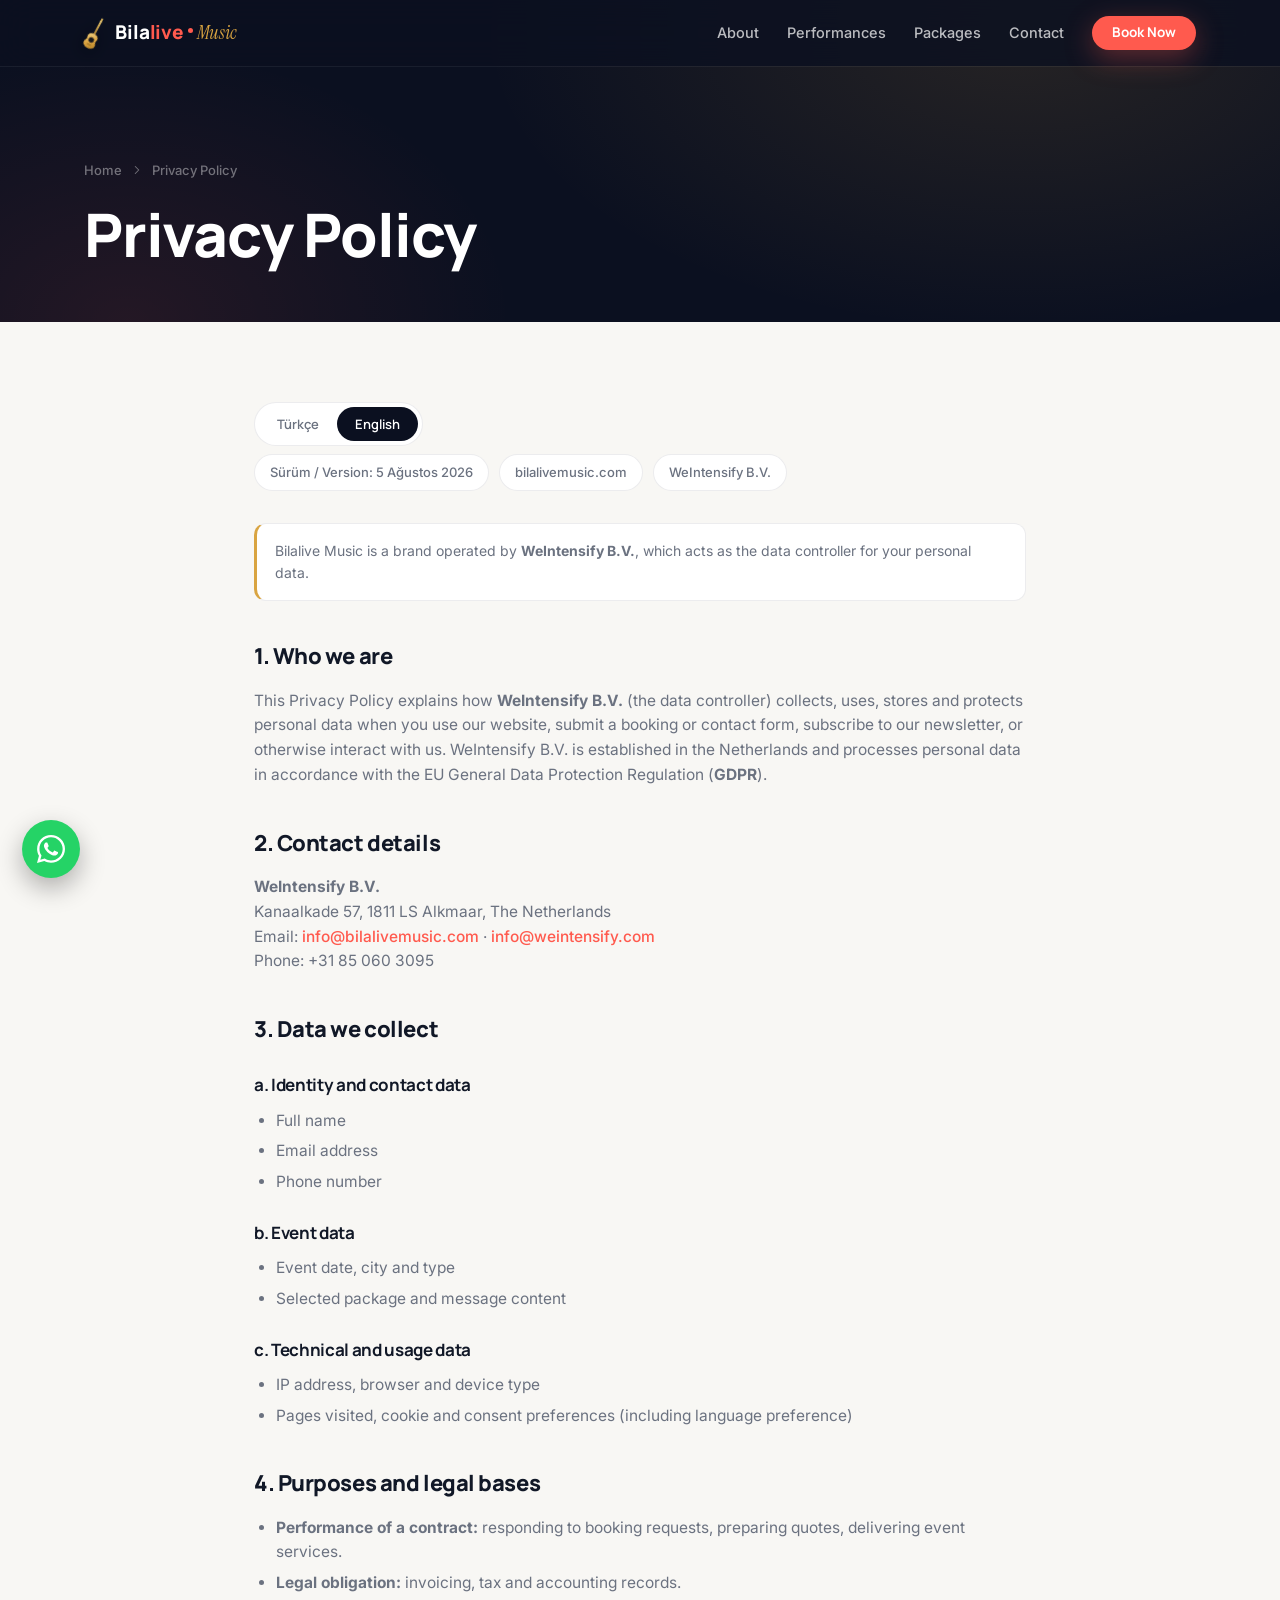
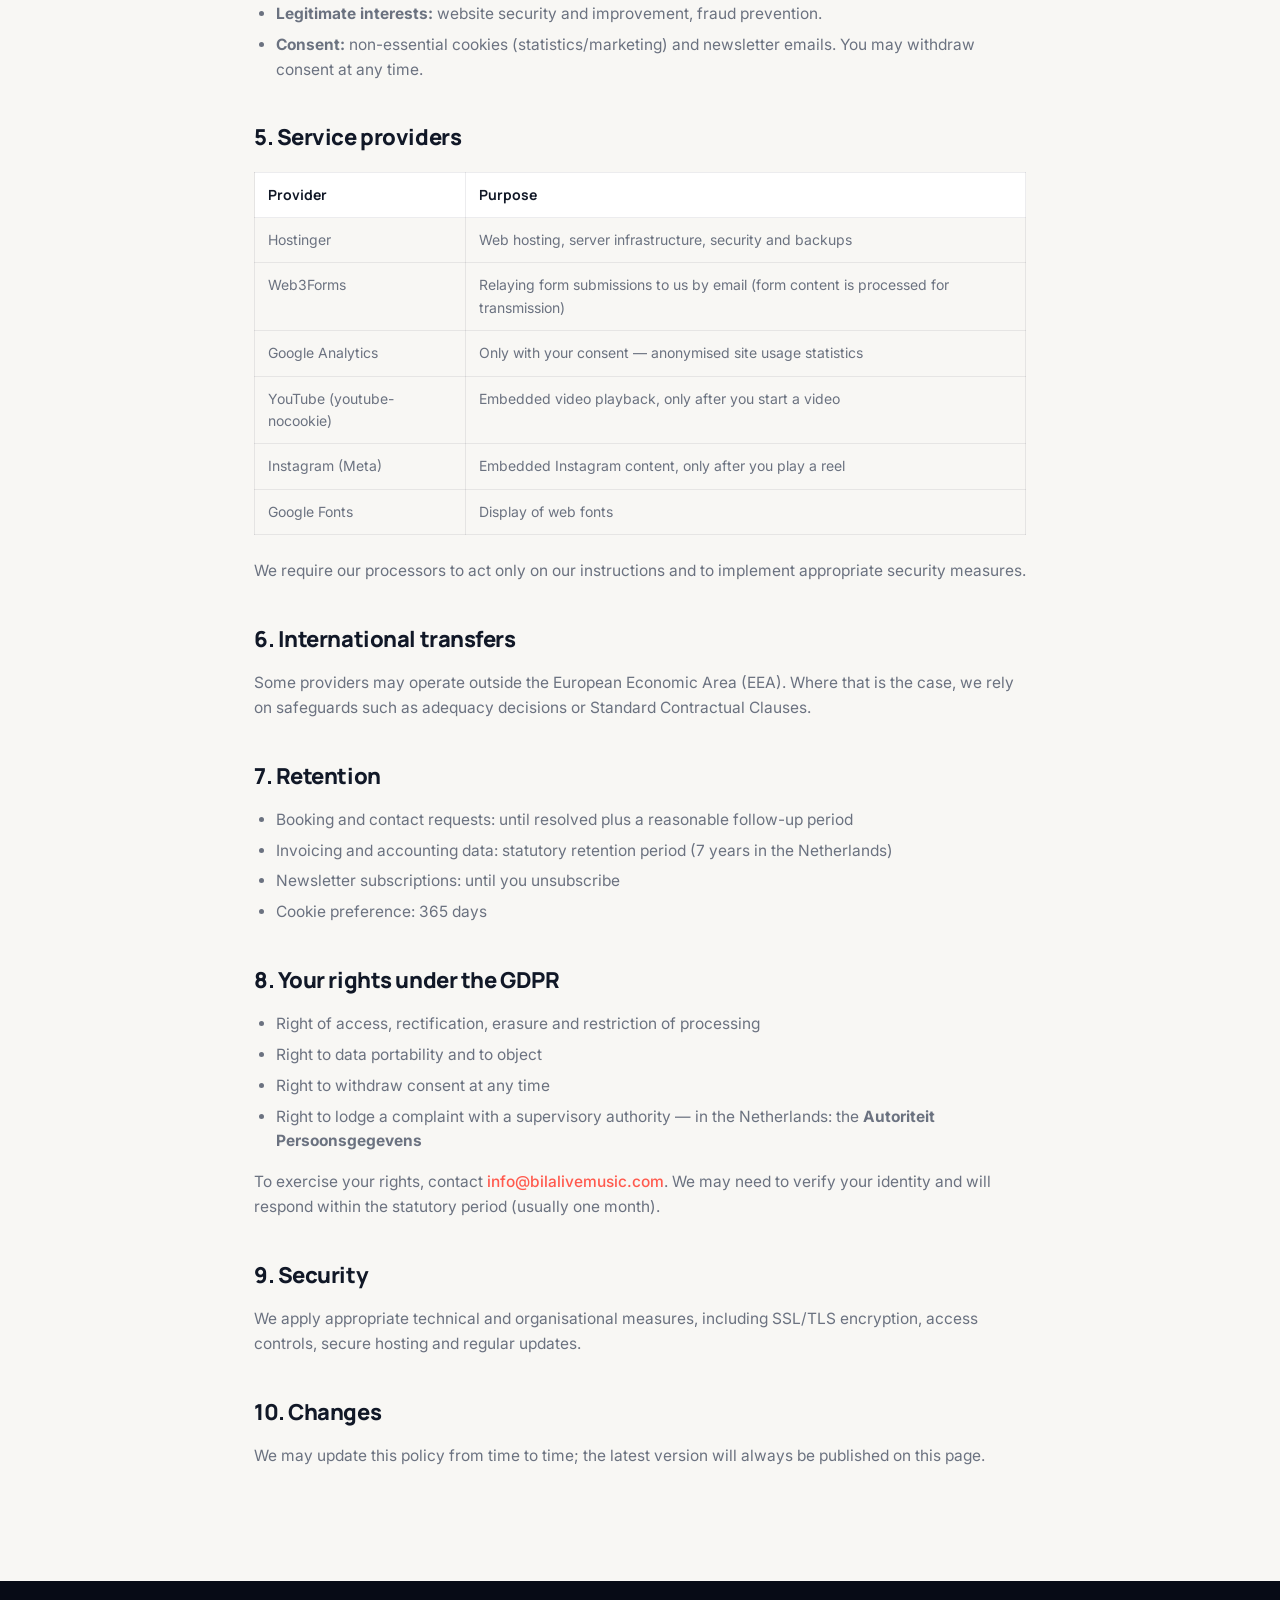
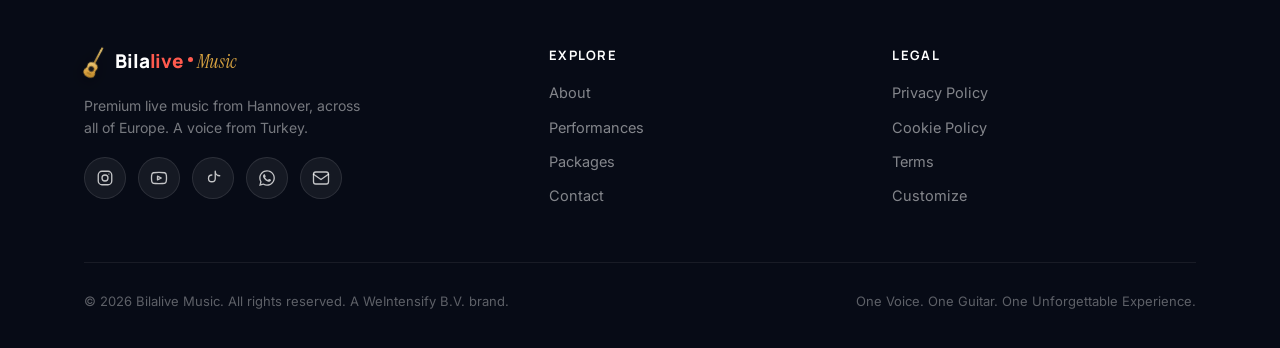
<file: privacy.html>
<!DOCTYPE html>
<html lang="tr">
<head>
<meta charset="UTF-8">
<meta name="viewport" content="width=device-width, initial-scale=1.0">
<title>Gizlilik Politikası — Bilalive Music</title>
<meta name="description" content="Bilalive Music (WeIntensify B.V.) gizlilik politikası. Kişisel verilerinizi GDPR'a uygun şekilde nasıl işlediğimizi öğrenin.">
<link rel="canonical" href="https://bilalivemusic.com/privacy.html">
<meta name="robots" content="noindex,follow">
<link rel="preconnect" href="https://fonts.googleapis.com">
<link rel="preconnect" href="https://fonts.gstatic.com" crossorigin>
<link href="https://fonts.googleapis.com/css2?family=Manrope:wght@400;500;600;700;800&family=Inter:wght@400;500;600&family=Instrument+Serif:ital@0;1&display=swap" rel="stylesheet">
<link rel="stylesheet" href="assets/css/style.css?v=32">
<link rel="icon" href="data:image/svg+xml,%3Csvg xmlns='http://www.w3.org/2000/svg' viewBox='0 0 24 24' fill='none' stroke='%23D9A441' stroke-width='2' stroke-linecap='round' stroke-linejoin='round'%3E%3Cpath d='M9.9 2.4h4.2v2h-4.2z'/%3E%3Cpath d='M12 4.4v6.8'/%3E%3Cpath d='M12 11.2c-2.1 0-3.3 1.4-3.3 3 0 .9.4 1.5.4 2.2 0 .9-1.5 1.6-1.5 3.5 0 2 2 3.1 4.4 3.1s4.4-1.1 4.4-3.1c0-1.9-1.5-2.6-1.5-3.5 0-.7.4-1.3.4-2.2 0-1.6-1.2-3-3.3-3z'/%3E%3Ccircle cx='12' cy='18' r='1.7'/%3E%3C/svg%3E">
</head>
<body>

<svg xmlns="http://www.w3.org/2000/svg" style="display:none" aria-hidden="true">
  <symbol id="i-music" viewBox="0 0 24 24"><path d="M9 18V5l12-2v13"/><circle cx="6" cy="18" r="3"/><circle cx="18" cy="16" r="3"/></symbol>
  <symbol id="i-guitar" viewBox="0 0 24 24"><path d="M9.9 2.4h4.2v2h-4.2z"/><path d="M12 4.4v6.8"/><path d="M12 11.2c-2.1 0-3.3 1.4-3.3 3 0 .9.4 1.5.4 2.2 0 .9-1.5 1.6-1.5 3.5 0 2 2 3.1 4.4 3.1s4.4-1.1 4.4-3.1c0-1.9-1.5-2.6-1.5-3.5 0-.7.4-1.3.4-2.2 0-1.6-1.2-3-3.3-3z"/><circle cx="12" cy="18" r="1.7"/></symbol>
  <symbol id="i-globe" viewBox="0 0 24 24"><circle cx="12" cy="12" r="10"/><path d="M2 12h20M12 2a15.3 15.3 0 0 1 4 10 15.3 15.3 0 0 1-4 10 15.3 15.3 0 0 1-4-10 15.3 15.3 0 0 1 4-10z"/></symbol>
  <symbol id="i-chev" viewBox="0 0 24 24"><path d="m6 9 6 6 6-6"/></symbol>
  <symbol id="i-mail" viewBox="0 0 24 24"><rect x="2" y="4" width="20" height="16" rx="3"/><path d="m2 7 10 7L22 7"/></symbol>
  <symbol id="i-ig" viewBox="0 0 24 24"><rect x="3" y="3" width="18" height="18" rx="5"/><circle cx="12" cy="12" r="4"/><circle cx="17.2" cy="6.8" r=".9" fill="currentColor" stroke="none"/></symbol>
  <symbol id="i-wa" viewBox="0 0 448 512"><path fill="currentColor" stroke="none" d="M380.9 97.1C339 55.1 283.2 32 223.9 32c-122.4 0-222 99.6-222 222 0 39.1 10.2 77.3 29.6 111L0 480l117.7-30.9c32.4 17.7 68.9 27 106.1 27h.1c122.3 0 224.1-99.6 224.1-222 0-59.3-25.2-115-67.2-157zm-157 341.6c-33.2 0-65.7-8.9-94-25.7l-6.7-4-69.8 18.3L72 359.2l-4.4-7c-18.5-29.4-28.2-63.3-28.2-98.2 0-101.7 82.8-184.5 184.6-184.5 49.3 0 95.6 19.2 130.4 54.1 34.8 34.9 56.2 81.2 56.1 130.5 0 101.8-84.9 184.6-186.6 184.6zm101.2-138.2c-5.5-2.8-32.8-16.2-37.9-18-5.1-1.9-8.8-2.8-12.5 2.8-3.7 5.6-14.3 18-17.6 21.8-3.2 3.7-6.5 4.2-12 1.4-32.6-16.3-54-29.1-75.5-66-5.7-9.8 5.7-9.1 16.3-30.3 1.8-3.7.9-6.9-.5-9.7-1.4-2.8-12.5-30.1-17.1-41.2-4.5-10.8-9.1-9.3-12.5-9.5-3.2-.2-6.9-.2-10.6-.2-3.7 0-9.7 1.4-14.8 6.9-5.1 5.6-19.4 19-19.4 46.3 0 27.3 19.9 53.7 22.6 57.4 2.8 3.7 39.1 59.7 94.8 83.8 35.2 15.2 49 16.5 66.6 13.9 10.7-1.6 32.8-13.4 37.4-26.4 4.6-13 4.6-24.1 3.2-26.4-1.3-2.4-5-3.8-10.5-6.6z"/></symbol>
  <symbol id="i-yt" viewBox="0 0 24 24"><path d="M22 12s0-3.5-.5-5A3 3 0 0 0 19.5 5C17.7 4.5 12 4.5 12 4.5s-5.7 0-7.5.5A3 3 0 0 0 2.5 7C2 8.5 2 12 2 12s0 3.5.5 5a3 3 0 0 0 2 2c1.8.5 7.5.5 7.5.5s5.7 0 7.5-.5a3 3 0 0 0 2-2c.5-1.5.5-5 .5-5z"/><path d="m10 9.5 5 2.5-5 2.5z"/></symbol>
  <symbol id="i-tiktok" viewBox="0 0 24 24"><path d="M15 3v9.5a4.5 4.5 0 1 1-4.5-4.5M15 3a6 6 0 0 0 6 6"/></symbol>
</svg>

<nav id="nav" class="solid">
  <div class="nav-inner">
    <a href="index.html" class="logo"><img src="assets/img/guitar-gold.svg?v=32" class="logo-mark" alt="" width="30" height="46"><span class="wm">Bila<span class="lg-live">live</span> <em>Music</em></span></a>
    <div class="nav-links">
      <a href="about.html" data-i18n="nav.about">Hakkımızda</a>
      <a href="index.html#performances" data-i18n="nav.performances">Performanslar</a>
      <a href="index.html#packages" data-i18n="nav.packages">Paketler</a>
      <a href="contact.html" data-i18n="nav.contact">İletişim</a>
      <a href="index.html#booking" class="btn btn-accent btn-nav" data-i18n="nav.book">Rezervasyon</a>
      <button class="burger" id="burger" aria-label="Menü" aria-expanded="false"><span></span><span></span><span></span></button>
    </div>
  </div>
</nav>

<div class="mobile-menu" id="mobileMenu">
  <a href="about.html" data-i18n="nav.about">Hakkımızda</a>
  <a href="index.html#performances" data-i18n="nav.performances">Performanslar</a>
  <a href="index.html#packages" data-i18n="nav.packages">Paketler</a>
  <a href="contact.html" data-i18n="nav.contact">İletişim</a>
</div>

<header class="page-hero" style="padding-bottom:56px">
  <div class="inner">
    <div class="crumbs"><a href="index.html" data-i18n="pg.home">Ana Sayfa</a><svg class="icon" style="transform:rotate(-90deg)"><use href="#i-chev"/></svg><span data-i18n="ft.privacy">Gizlilik Politikası</span></div>
    <h1><span data-legal-lang="tr" class="show">Gizlilik Politikası</span><span data-legal-lang="en">Privacy Policy</span></h1>
  </div>
</header>

<section class="legal">
  <div class="container legal-wrap">
    <div class="legal-toggle" role="tablist">
      <button type="button" class="active" data-legal-set="tr">Türkçe</button>
      <button type="button" data-legal-set="en">English</button>
    </div>
    <div class="legal-meta">
      <span>Sürüm / Version: 5 Ağustos 2026</span>
      <span>bilalivemusic.com</span>
      <span>WeIntensify B.V.</span>
    </div>

    <!-- ==================== TURKISH ==================== -->
    <div data-legal-lang="tr" class="show">
      <div class="legal-note">Bilalive Music, <b>WeIntensify B.V.</b> tarafından işletilen bir markadır. Kişisel verilerinizin veri sorumlusu WeIntensify B.V.'dir.</div>

      <h2>1. Biz kimiz?</h2>
      <p>Bu Gizlilik Politikası; web sitemizi kullandığınızda, rezervasyon veya iletişim formu doldurduğunuzda, bültenimize kaydolduğunuzda ya da bizimle başka bir şekilde etkileşime geçtiğinizde <b>WeIntensify B.V.</b>'nin (veri sorumlusu) kişisel verilerinizi nasıl topladığını, kullandığını, sakladığını ve koruduğunu açıklar. WeIntensify B.V. Hollanda'da kuruludur; Avrupa Genel Veri Koruma Tüzüğü (<b>GDPR</b>) kapsamında hareket eder.</p>

      <h2>2. İletişim bilgileri</h2>
      <p><b>WeIntensify B.V.</b><br>Kanaalkade 57, 1811 LS Alkmaar, Hollanda<br>E-posta: <a href="mailto:info@bilalivemusic.com">info@bilalivemusic.com</a> · <a href="mailto:info@weintensify.com">info@weintensify.com</a><br>Telefon: +31 85 060 3095</p>

      <h2>3. Hangi verileri topluyoruz?</h2>
      <h3>a. Kimlik ve iletişim verileri</h3>
      <ul><li>Ad soyad</li><li>E-posta adresi</li><li>Telefon numarası</li></ul>
      <h3>b. Etkinlik verileri</h3>
      <ul><li>Etkinlik tarihi, şehri ve türü</li><li>Seçilen paket ve mesaj içeriği</li></ul>
      <h3>c. Teknik ve kullanım verileri</h3>
      <ul><li>IP adresi, tarayıcı ve cihaz türü</li><li>Ziyaret edilen sayfalar, çerez ve onay tercihleri (dil tercihi dahil)</li></ul>

      <h2>4. Verileri hangi amaçla ve hangi hukuki dayanakla işliyoruz?</h2>
      <ul>
        <li><b>Sözleşmenin ifası:</b> rezervasyon taleplerini yanıtlamak, teklif hazırlamak, etkinlik hizmetini sunmak.</li>
        <li><b>Yasal yükümlülük:</b> fatura, vergi ve muhasebe kayıtları.</li>
        <li><b>Meşru menfaat:</b> sitenin güvenliği ve iyileştirilmesi, dolandırıcılık önleme.</li>
        <li><b>Açık rıza:</b> zorunlu olmayan çerezler (istatistik/pazarlama), bülten e-postaları. Rızanızı dilediğiniz an geri çekebilirsiniz.</li>
      </ul>

      <h2>5. Hizmet sağlayıcılar</h2>
      <table>
        <tr><th>Sağlayıcı</th><th>Amaç</th></tr>
        <tr><td>Hostinger</td><td>Web sitesi barındırma, sunucu altyapısı, güvenlik ve yedekleme</td></tr>
        <tr><td>Web3Forms</td><td>Form gönderimlerinin e-posta olarak bize iletilmesi (form içeriği aktarım amacıyla işlenir)</td></tr>
        <tr><td>Google Analytics</td><td>Yalnızca onay verirseniz — anonimleştirilmiş site kullanım istatistikleri</td></tr>
        <tr><td>YouTube (youtube-nocookie)</td><td>Video izlemeyi siz başlattığınızda gömülü video oynatma</td></tr>
        <tr><td>Instagram (Meta)</td><td>Reels'ı siz oynattığınızda gömülü Instagram içeriği</td></tr>
        <tr><td>Google Fonts</td><td>Web yazı tiplerinin görüntülenmesi</td></tr>
      </table>
      <p>İşleyicilerimizin verilerinizi yalnızca talimatlarımız doğrultusunda ve uygun güvenlik önlemleriyle işlemesini şart koşarız.</p>

      <h2>6. Uluslararası aktarımlar</h2>
      <p>Bazı sağlayıcılar Avrupa Ekonomik Alanı (AEA) dışında faaliyet gösterebilir. Bu durumda yeterlilik kararları veya Standart Sözleşme Maddeleri gibi yasal güvenceler uygularız.</p>

      <h2>7. Saklama süreleri</h2>
      <ul>
        <li>Rezervasyon ve iletişim talepleri: talebin sonuçlanması + makul takip süresi</li>
        <li>Fatura ve muhasebe verileri: yasal saklama süresi (Hollanda'da 7 yıl)</li>
        <li>Bülten kayıtları: abonelikten çıkana kadar</li>
        <li>Çerez tercihi: 365 gün</li>
      </ul>

      <h2>8. GDPR kapsamındaki haklarınız</h2>
      <ul>
        <li>Erişim, düzeltme, silme ve işlemeyi kısıtlama hakkı</li>
        <li>Veri taşınabilirliği ve itiraz hakkı</li>
        <li>Rızayı dilediğiniz an geri çekme hakkı</li>
        <li>Denetleyici kuruma şikayet hakkı — Hollanda'da: <b>Autoriteit Persoonsgegevens</b></li>
      </ul>
      <p>Haklarınızı kullanmak için <a href="mailto:info@bilalivemusic.com">info@bilalivemusic.com</a> adresine yazın. Kimliğinizi doğrulamamız gerekebilir; yasal süre içinde (genellikle bir ay) yanıt veririz.</p>

      <h2>9. Güvenlik</h2>
      <p>SSL/TLS şifreleme, erişim kontrolleri, güvenli barındırma ve düzenli güncellemeler dahil uygun teknik ve idari önlemleri uygularız.</p>

      <h2>10. Değişiklikler</h2>
      <p>Bu politikayı zaman zaman güncelleyebiliriz; güncel sürüm her zaman bu sayfada yayınlanır.</p>
    </div>

    <!-- ==================== ENGLISH ==================== -->
    <div data-legal-lang="en">
      <div class="legal-note">Bilalive Music is a brand operated by <b>WeIntensify B.V.</b>, which acts as the data controller for your personal data.</div>

      <h2>1. Who we are</h2>
      <p>This Privacy Policy explains how <b>WeIntensify B.V.</b> (the data controller) collects, uses, stores and protects personal data when you use our website, submit a booking or contact form, subscribe to our newsletter, or otherwise interact with us. WeIntensify B.V. is established in the Netherlands and processes personal data in accordance with the EU General Data Protection Regulation (<b>GDPR</b>).</p>

      <h2>2. Contact details</h2>
      <p><b>WeIntensify B.V.</b><br>Kanaalkade 57, 1811 LS Alkmaar, The Netherlands<br>Email: <a href="mailto:info@bilalivemusic.com">info@bilalivemusic.com</a> · <a href="mailto:info@weintensify.com">info@weintensify.com</a><br>Phone: +31 85 060 3095</p>

      <h2>3. Data we collect</h2>
      <h3>a. Identity and contact data</h3>
      <ul><li>Full name</li><li>Email address</li><li>Phone number</li></ul>
      <h3>b. Event data</h3>
      <ul><li>Event date, city and type</li><li>Selected package and message content</li></ul>
      <h3>c. Technical and usage data</h3>
      <ul><li>IP address, browser and device type</li><li>Pages visited, cookie and consent preferences (including language preference)</li></ul>

      <h2>4. Purposes and legal bases</h2>
      <ul>
        <li><b>Performance of a contract:</b> responding to booking requests, preparing quotes, delivering event services.</li>
        <li><b>Legal obligation:</b> invoicing, tax and accounting records.</li>
        <li><b>Legitimate interests:</b> website security and improvement, fraud prevention.</li>
        <li><b>Consent:</b> non-essential cookies (statistics/marketing) and newsletter emails. You may withdraw consent at any time.</li>
      </ul>

      <h2>5. Service providers</h2>
      <table>
        <tr><th>Provider</th><th>Purpose</th></tr>
        <tr><td>Hostinger</td><td>Web hosting, server infrastructure, security and backups</td></tr>
        <tr><td>Web3Forms</td><td>Relaying form submissions to us by email (form content is processed for transmission)</td></tr>
        <tr><td>Google Analytics</td><td>Only with your consent — anonymised site usage statistics</td></tr>
        <tr><td>YouTube (youtube-nocookie)</td><td>Embedded video playback, only after you start a video</td></tr>
        <tr><td>Instagram (Meta)</td><td>Embedded Instagram content, only after you play a reel</td></tr>
        <tr><td>Google Fonts</td><td>Display of web fonts</td></tr>
      </table>
      <p>We require our processors to act only on our instructions and to implement appropriate security measures.</p>

      <h2>6. International transfers</h2>
      <p>Some providers may operate outside the European Economic Area (EEA). Where that is the case, we rely on safeguards such as adequacy decisions or Standard Contractual Clauses.</p>

      <h2>7. Retention</h2>
      <ul>
        <li>Booking and contact requests: until resolved plus a reasonable follow-up period</li>
        <li>Invoicing and accounting data: statutory retention period (7 years in the Netherlands)</li>
        <li>Newsletter subscriptions: until you unsubscribe</li>
        <li>Cookie preference: 365 days</li>
      </ul>

      <h2>8. Your rights under the GDPR</h2>
      <ul>
        <li>Right of access, rectification, erasure and restriction of processing</li>
        <li>Right to data portability and to object</li>
        <li>Right to withdraw consent at any time</li>
        <li>Right to lodge a complaint with a supervisory authority — in the Netherlands: the <b>Autoriteit Persoonsgegevens</b></li>
      </ul>
      <p>To exercise your rights, contact <a href="mailto:info@bilalivemusic.com">info@bilalivemusic.com</a>. We may need to verify your identity and will respond within the statutory period (usually one month).</p>

      <h2>9. Security</h2>
      <p>We apply appropriate technical and organisational measures, including SSL/TLS encryption, access controls, secure hosting and regular updates.</p>

      <h2>10. Changes</h2>
      <p>We may update this policy from time to time; the latest version will always be published on this page.</p>
    </div>
  </div>
</section>

<footer>
  <div class="container">
    <div class="footer-top">
      <div class="footer-brand">
        <a href="index.html" class="logo"><img src="assets/img/guitar-gold.svg?v=32" class="logo-mark" alt="" width="30" height="46"><span class="wm">Bila<span class="lg-live">live</span> <em>Music</em></span></a>
        <p data-i18n="ft.tag">Avrupa genelinde premium canlı müzik. Türkiye'den bir ses.</p>
        <div class="socials">
          <a href="https://www.instagram.com/bilalivemusic" target="_blank" rel="noopener" aria-label="Instagram"><svg class="icon"><use href="#i-ig"/></svg></a><a href="https://www.youtube.com/@bilalivemusic" target="_blank" rel="noopener" aria-label="YouTube"><svg class="icon"><use href="#i-yt"/></svg></a><a href="https://www.tiktok.com/@bilalivemusic" target="_blank" rel="noopener" aria-label="TikTok"><svg class="icon"><use href="#i-tiktok"/></svg></a><a href="https://wa.me/4915510989673" target="_blank" rel="noopener" aria-label="WhatsApp"><svg class="icon"><use href="#i-wa"/></svg></a>
          <a href="mailto:info@bilalivemusic.com" aria-label="E-posta"><svg class="icon"><use href="#i-mail"/></svg></a>
        </div>
      </div>
      <div class="footer-col">
        <h5 data-i18n="ft.explore">Keşfet</h5>
        <a href="about.html" data-i18n="nav.about">Hakkımızda</a>
        <a href="index.html#performances" data-i18n="nav.performances">Performanslar</a>
        <a href="index.html#packages" data-i18n="nav.packages">Paketler</a>
        <a href="contact.html" data-i18n="nav.contact">İletişim</a>
      </div>
      <div class="footer-col">
        <h5 data-i18n="ft.legal">Yasal</h5>
        <a href="privacy.html" data-i18n="ft.privacy">Gizlilik Politikası</a>
        <a href="cookies.html" data-i18n="ft.cookies">Çerez Politikası</a>
        <a href="terms.html" data-i18n="ft.terms">Kullanım Koşulları</a>
        <a href="#" data-cookie-settings data-i18n="ck.customize">Çerez tercihlerim</a>
      </div>
    </div>
    <div class="footer-bottom">
      <span>© <span data-year>2026</span> Bilalive Music. <span data-i18n="ft.rights">Tüm hakları saklıdır.</span> <span data-i18n="ft.brand">Bir WeIntensify B.V. markasıdır.</span></span>
      <span>One Voice. One Guitar. One Unforgettable Experience.</span>
    </div>
  </div>
</footer>

<script>
window.BLM_CONFIG = { web3formsKey: "a68bf2fd-b922-4beb-8520-c65a1879fb99", gaId: "", email: "info@bilalivemusic.com" };
</script>
<script src="assets/js/i18n.js?v=32"></script>
<script src="assets/js/app.js?v=32"></script>
<script>
// legal language toggle (independent of site language; defaults to site language)
(function(){
  function setLegal(l){
    document.querySelectorAll('[data-legal-lang]').forEach(function(b){ b.classList.toggle('show', b.getAttribute('data-legal-lang')===l); });
    document.querySelectorAll('[data-legal-set]').forEach(function(b){ b.classList.toggle('active', b.getAttribute('data-legal-set')===l); });
  }
  document.querySelectorAll('[data-legal-set]').forEach(function(b){ b.addEventListener('click', function(){ setLegal(b.getAttribute('data-legal-set')); }); });
  var site = (window.BLM_I18N && window.BLM_I18N.current()) || 'tr';
  setLegal(site === 'tr' ? 'tr' : 'en');
  window.addEventListener('blm:lang', function(e){ setLegal(e.detail.lang === 'tr' ? 'tr' : 'en'); });
})();
</script>
</body>
</html>
</file>
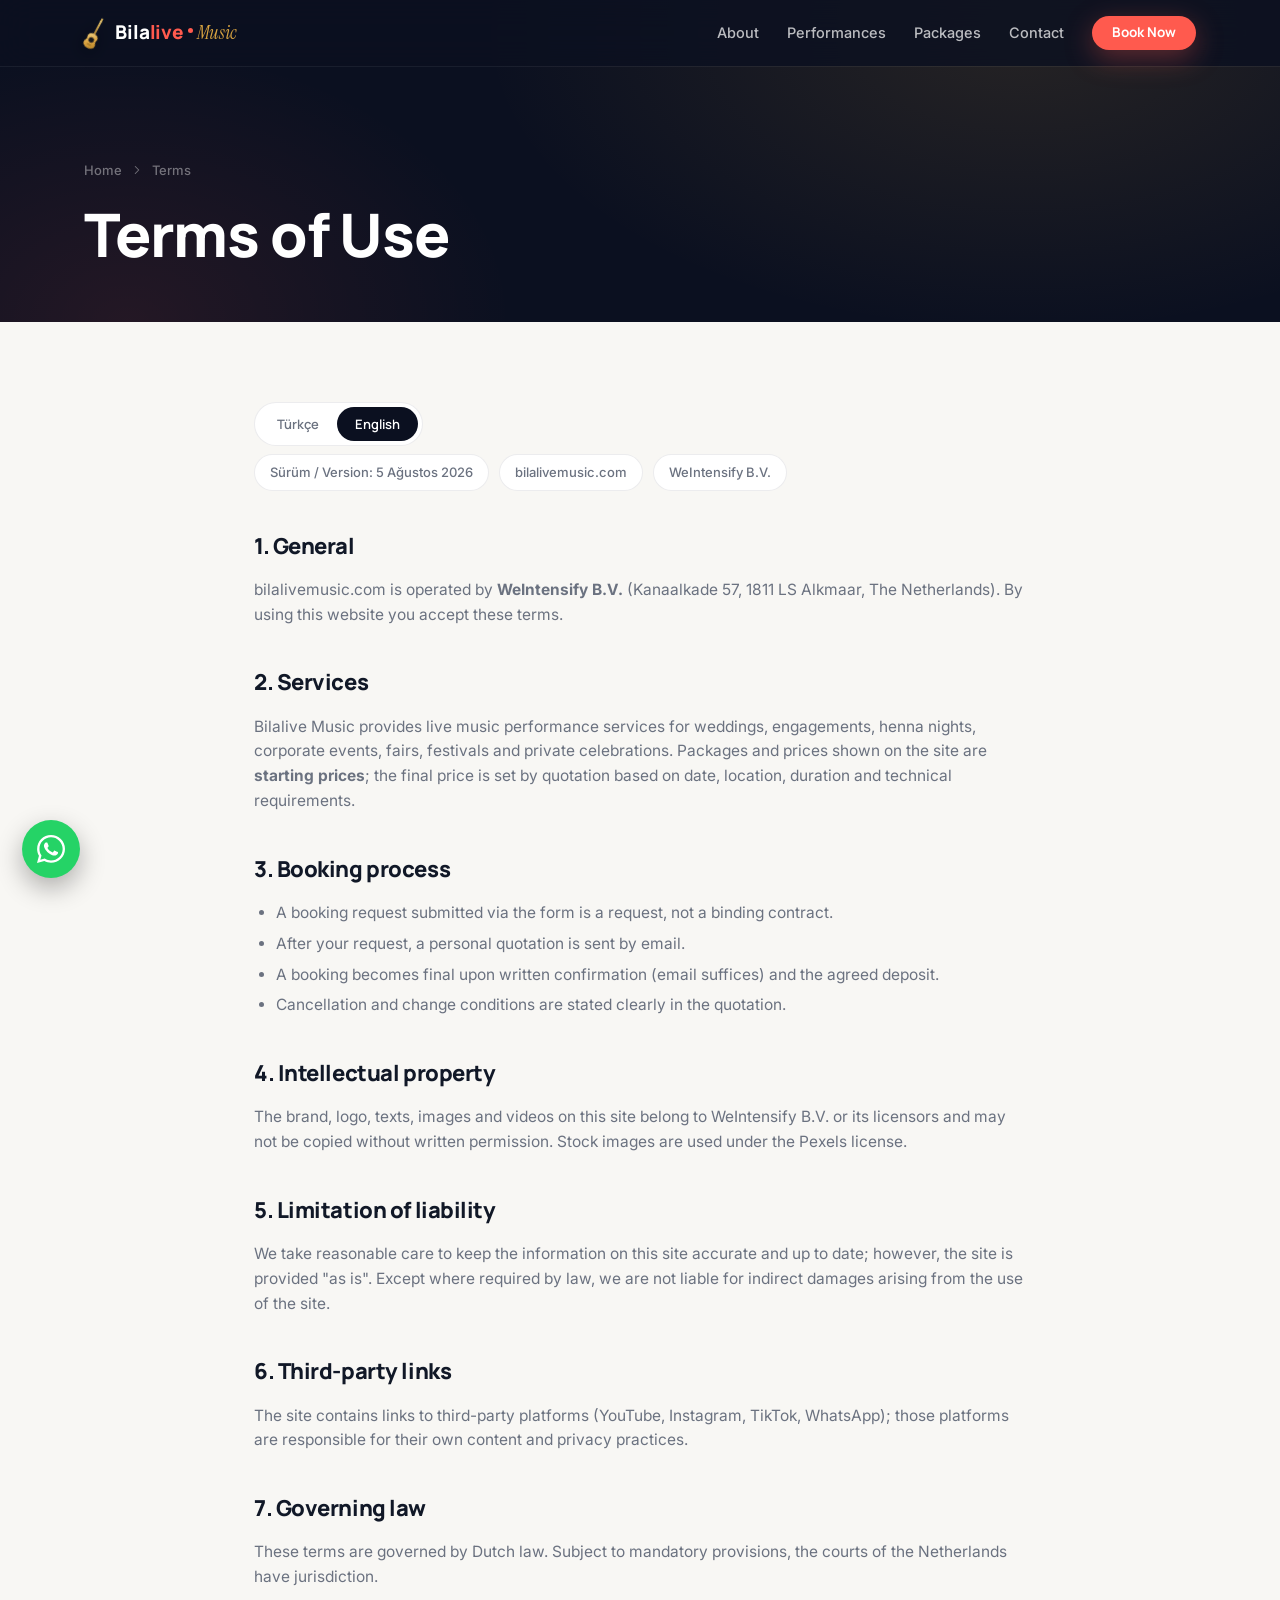
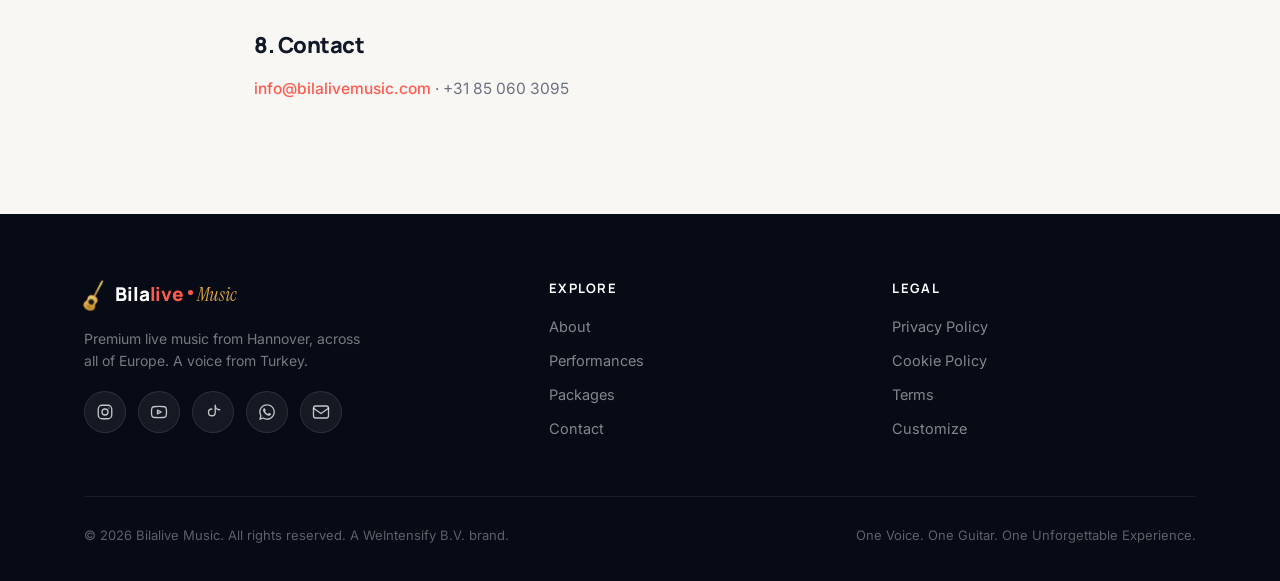
<file: terms.html>
<!DOCTYPE html>
<html lang="tr">
<head>
<meta charset="UTF-8">
<meta name="viewport" content="width=device-width, initial-scale=1.0">
<title>Kullanım Koşulları — Bilalive Music</title>
<meta name="description" content="Bilalive Music (WeIntensify B.V.) web sitesi kullanım koşulları ve rezervasyon şartları.">
<link rel="canonical" href="https://bilalivemusic.com/terms.html">
<meta name="robots" content="noindex,follow">
<link rel="preconnect" href="https://fonts.googleapis.com">
<link rel="preconnect" href="https://fonts.gstatic.com" crossorigin>
<link href="https://fonts.googleapis.com/css2?family=Manrope:wght@400;500;600;700;800&family=Inter:wght@400;500;600&family=Instrument+Serif:ital@0;1&display=swap" rel="stylesheet">
<link rel="stylesheet" href="assets/css/style.css?v=32">
<link rel="icon" href="data:image/svg+xml,%3Csvg xmlns='http://www.w3.org/2000/svg' viewBox='0 0 24 24' fill='none' stroke='%23D9A441' stroke-width='2' stroke-linecap='round' stroke-linejoin='round'%3E%3Cpath d='M9.9 2.4h4.2v2h-4.2z'/%3E%3Cpath d='M12 4.4v6.8'/%3E%3Cpath d='M12 11.2c-2.1 0-3.3 1.4-3.3 3 0 .9.4 1.5.4 2.2 0 .9-1.5 1.6-1.5 3.5 0 2 2 3.1 4.4 3.1s4.4-1.1 4.4-3.1c0-1.9-1.5-2.6-1.5-3.5 0-.7.4-1.3.4-2.2 0-1.6-1.2-3-3.3-3z'/%3E%3Ccircle cx='12' cy='18' r='1.7'/%3E%3C/svg%3E">
</head>
<body>

<svg xmlns="http://www.w3.org/2000/svg" style="display:none" aria-hidden="true">
  <symbol id="i-music" viewBox="0 0 24 24"><path d="M9 18V5l12-2v13"/><circle cx="6" cy="18" r="3"/><circle cx="18" cy="16" r="3"/></symbol>
  <symbol id="i-guitar" viewBox="0 0 24 24"><path d="M9.9 2.4h4.2v2h-4.2z"/><path d="M12 4.4v6.8"/><path d="M12 11.2c-2.1 0-3.3 1.4-3.3 3 0 .9.4 1.5.4 2.2 0 .9-1.5 1.6-1.5 3.5 0 2 2 3.1 4.4 3.1s4.4-1.1 4.4-3.1c0-1.9-1.5-2.6-1.5-3.5 0-.7.4-1.3.4-2.2 0-1.6-1.2-3-3.3-3z"/><circle cx="12" cy="18" r="1.7"/></symbol>
  <symbol id="i-chev" viewBox="0 0 24 24"><path d="m6 9 6 6 6-6"/></symbol>
  <symbol id="i-mail" viewBox="0 0 24 24"><rect x="2" y="4" width="20" height="16" rx="3"/><path d="m2 7 10 7L22 7"/></symbol>
  <symbol id="i-ig" viewBox="0 0 24 24"><rect x="3" y="3" width="18" height="18" rx="5"/><circle cx="12" cy="12" r="4"/><circle cx="17.2" cy="6.8" r=".9" fill="currentColor" stroke="none"/></symbol>
  <symbol id="i-wa" viewBox="0 0 448 512"><path fill="currentColor" stroke="none" d="M380.9 97.1C339 55.1 283.2 32 223.9 32c-122.4 0-222 99.6-222 222 0 39.1 10.2 77.3 29.6 111L0 480l117.7-30.9c32.4 17.7 68.9 27 106.1 27h.1c122.3 0 224.1-99.6 224.1-222 0-59.3-25.2-115-67.2-157zm-157 341.6c-33.2 0-65.7-8.9-94-25.7l-6.7-4-69.8 18.3L72 359.2l-4.4-7c-18.5-29.4-28.2-63.3-28.2-98.2 0-101.7 82.8-184.5 184.6-184.5 49.3 0 95.6 19.2 130.4 54.1 34.8 34.9 56.2 81.2 56.1 130.5 0 101.8-84.9 184.6-186.6 184.6zm101.2-138.2c-5.5-2.8-32.8-16.2-37.9-18-5.1-1.9-8.8-2.8-12.5 2.8-3.7 5.6-14.3 18-17.6 21.8-3.2 3.7-6.5 4.2-12 1.4-32.6-16.3-54-29.1-75.5-66-5.7-9.8 5.7-9.1 16.3-30.3 1.8-3.7.9-6.9-.5-9.7-1.4-2.8-12.5-30.1-17.1-41.2-4.5-10.8-9.1-9.3-12.5-9.5-3.2-.2-6.9-.2-10.6-.2-3.7 0-9.7 1.4-14.8 6.9-5.1 5.6-19.4 19-19.4 46.3 0 27.3 19.9 53.7 22.6 57.4 2.8 3.7 39.1 59.7 94.8 83.8 35.2 15.2 49 16.5 66.6 13.9 10.7-1.6 32.8-13.4 37.4-26.4 4.6-13 4.6-24.1 3.2-26.4-1.3-2.4-5-3.8-10.5-6.6z"/></symbol>
  <symbol id="i-yt" viewBox="0 0 24 24"><path d="M22 12s0-3.5-.5-5A3 3 0 0 0 19.5 5C17.7 4.5 12 4.5 12 4.5s-5.7 0-7.5.5A3 3 0 0 0 2.5 7C2 8.5 2 12 2 12s0 3.5.5 5a3 3 0 0 0 2 2c1.8.5 7.5.5 7.5.5s5.7 0 7.5-.5a3 3 0 0 0 2-2c.5-1.5.5-5 .5-5z"/><path d="m10 9.5 5 2.5-5 2.5z"/></symbol>
  <symbol id="i-tiktok" viewBox="0 0 24 24"><path d="M15 3v9.5a4.5 4.5 0 1 1-4.5-4.5M15 3a6 6 0 0 0 6 6"/></symbol>
</svg>

<nav id="nav" class="solid">
  <div class="nav-inner">
    <a href="index.html" class="logo"><img src="assets/img/guitar-gold.svg?v=32" class="logo-mark" alt="" width="30" height="46"><span class="wm">Bila<span class="lg-live">live</span> <em>Music</em></span></a>
    <div class="nav-links">
      <a href="about.html" data-i18n="nav.about">Hakkımızda</a>
      <a href="index.html#performances" data-i18n="nav.performances">Performanslar</a>
      <a href="index.html#packages" data-i18n="nav.packages">Paketler</a>
      <a href="contact.html" data-i18n="nav.contact">İletişim</a>
      <a href="index.html#booking" class="btn btn-accent btn-nav" data-i18n="nav.book">Rezervasyon</a>
      <button class="burger" id="burger" aria-label="Menü" aria-expanded="false"><span></span><span></span><span></span></button>
    </div>
  </div>
</nav>

<div class="mobile-menu" id="mobileMenu">
  <a href="about.html" data-i18n="nav.about">Hakkımızda</a>
  <a href="index.html#performances" data-i18n="nav.performances">Performanslar</a>
  <a href="index.html#packages" data-i18n="nav.packages">Paketler</a>
  <a href="contact.html" data-i18n="nav.contact">İletişim</a>
</div>

<header class="page-hero" style="padding-bottom:56px">
  <div class="inner">
    <div class="crumbs"><a href="index.html" data-i18n="pg.home">Ana Sayfa</a><svg class="icon" style="transform:rotate(-90deg)"><use href="#i-chev"/></svg><span data-i18n="ft.terms">Kullanım Koşulları</span></div>
    <h1><span data-legal-lang="tr" class="show">Kullanım Koşulları</span><span data-legal-lang="en">Terms of Use</span></h1>
  </div>
</header>

<section class="legal">
  <div class="container legal-wrap">
    <div class="legal-toggle" role="tablist">
      <button type="button" class="active" data-legal-set="tr">Türkçe</button>
      <button type="button" data-legal-set="en">English</button>
    </div>
    <div class="legal-meta">
      <span>Sürüm / Version: 5 Ağustos 2026</span>
      <span>bilalivemusic.com</span>
      <span>WeIntensify B.V.</span>
    </div>

    <!-- TR -->
    <div data-legal-lang="tr" class="show">
      <h2>1. Genel</h2>
      <p>bilalivemusic.com, <b>WeIntensify B.V.</b> (Kanaalkade 57, 1811 LS Alkmaar, Hollanda) tarafından işletilir. Siteyi kullanarak bu koşulları kabul etmiş olursunuz.</p>

      <h2>2. Hizmet tanımı</h2>
      <p>Bilalive Music; düğün, nişan, kına, kurumsal etkinlik, fuar, festival ve özel davetler için canlı müzik performans hizmeti sunar. Sitedeki paketler ve fiyatlar <b>başlangıç fiyatlarıdır</b>; nihai fiyat tarih, konum, süre ve teknik gereksinimlere göre teklifle belirlenir.</p>

      <h2>3. Rezervasyon süreci</h2>
      <ul>
        <li>Rezervasyon talebi formu bağlayıcı bir sözleşme değildir; taleptir.</li>
        <li>Talep sonrası e-posta ile kişisel teklif iletilir.</li>
        <li>Rezervasyon, yazılı onay (e-posta yeterlidir) ve mutabık kalınan ön ödeme ile kesinleşir.</li>
        <li>İptal ve değişiklik koşulları teklifte açıkça belirtilir.</li>
      </ul>

      <h2>4. Fikri mülkiyet</h2>
      <p>Sitedeki marka, logo, metin, görsel ve videolar WeIntensify B.V.'ye veya lisans verenlerine aittir; yazılı izin olmadan kopyalanamaz. Stok görseller Pexels lisansı kapsamında kullanılmaktadır.</p>

      <h2>5. Sorumluluk sınırı</h2>
      <p>Sitedeki bilgilerin güncel ve doğru olması için makul özeni gösteririz; ancak site "olduğu gibi" sunulur. Yasal olarak zorunlu haller dışında, sitenin kullanımından doğan dolaylı zararlardan sorumlu değiliz.</p>

      <h2>6. Üçüncü taraf bağlantıları</h2>
      <p>Sitede üçüncü taraf platformlara (YouTube, Instagram, TikTok, WhatsApp) bağlantılar bulunur; bu platformların içerik ve gizlilik uygulamalarından kendileri sorumludur.</p>

      <h2>7. Uygulanacak hukuk</h2>
      <p>Bu koşullar Hollanda hukukuna tabidir. Uyuşmazlıklarda, emredici hükümler saklı kalmak kaydıyla, Hollanda mahkemeleri yetkilidir.</p>

      <h2>8. İletişim</h2>
      <p><a href="mailto:info@bilalivemusic.com">info@bilalivemusic.com</a> · +31 85 060 3095</p>
    </div>

    <!-- EN -->
    <div data-legal-lang="en">
      <h2>1. General</h2>
      <p>bilalivemusic.com is operated by <b>WeIntensify B.V.</b> (Kanaalkade 57, 1811 LS Alkmaar, The Netherlands). By using this website you accept these terms.</p>

      <h2>2. Services</h2>
      <p>Bilalive Music provides live music performance services for weddings, engagements, henna nights, corporate events, fairs, festivals and private celebrations. Packages and prices shown on the site are <b>starting prices</b>; the final price is set by quotation based on date, location, duration and technical requirements.</p>

      <h2>3. Booking process</h2>
      <ul>
        <li>A booking request submitted via the form is a request, not a binding contract.</li>
        <li>After your request, a personal quotation is sent by email.</li>
        <li>A booking becomes final upon written confirmation (email suffices) and the agreed deposit.</li>
        <li>Cancellation and change conditions are stated clearly in the quotation.</li>
      </ul>

      <h2>4. Intellectual property</h2>
      <p>The brand, logo, texts, images and videos on this site belong to WeIntensify B.V. or its licensors and may not be copied without written permission. Stock images are used under the Pexels license.</p>

      <h2>5. Limitation of liability</h2>
      <p>We take reasonable care to keep the information on this site accurate and up to date; however, the site is provided "as is". Except where required by law, we are not liable for indirect damages arising from the use of the site.</p>

      <h2>6. Third-party links</h2>
      <p>The site contains links to third-party platforms (YouTube, Instagram, TikTok, WhatsApp); those platforms are responsible for their own content and privacy practices.</p>

      <h2>7. Governing law</h2>
      <p>These terms are governed by Dutch law. Subject to mandatory provisions, the courts of the Netherlands have jurisdiction.</p>

      <h2>8. Contact</h2>
      <p><a href="mailto:info@bilalivemusic.com">info@bilalivemusic.com</a> · +31 85 060 3095</p>
    </div>
  </div>
</section>

<footer>
  <div class="container">
    <div class="footer-top">
      <div class="footer-brand">
        <a href="index.html" class="logo"><img src="assets/img/guitar-gold.svg?v=32" class="logo-mark" alt="" width="30" height="46"><span class="wm">Bila<span class="lg-live">live</span> <em>Music</em></span></a>
        <p data-i18n="ft.tag">Avrupa genelinde premium canlı müzik. Türkiye'den bir ses.</p>
        <div class="socials">
          <a href="https://www.instagram.com/bilalivemusic" target="_blank" rel="noopener" aria-label="Instagram"><svg class="icon"><use href="#i-ig"/></svg></a><a href="https://www.youtube.com/@bilalivemusic" target="_blank" rel="noopener" aria-label="YouTube"><svg class="icon"><use href="#i-yt"/></svg></a><a href="https://www.tiktok.com/@bilalivemusic" target="_blank" rel="noopener" aria-label="TikTok"><svg class="icon"><use href="#i-tiktok"/></svg></a><a href="https://wa.me/4915510989673" target="_blank" rel="noopener" aria-label="WhatsApp"><svg class="icon"><use href="#i-wa"/></svg></a>
          <a href="mailto:info@bilalivemusic.com" aria-label="E-posta"><svg class="icon"><use href="#i-mail"/></svg></a>
        </div>
      </div>
      <div class="footer-col">
        <h5 data-i18n="ft.explore">Keşfet</h5>
        <a href="about.html" data-i18n="nav.about">Hakkımızda</a>
        <a href="index.html#performances" data-i18n="nav.performances">Performanslar</a>
        <a href="index.html#packages" data-i18n="nav.packages">Paketler</a>
        <a href="contact.html" data-i18n="nav.contact">İletişim</a>
      </div>
      <div class="footer-col">
        <h5 data-i18n="ft.legal">Yasal</h5>
        <a href="privacy.html" data-i18n="ft.privacy">Gizlilik Politikası</a>
        <a href="cookies.html" data-i18n="ft.cookies">Çerez Politikası</a>
        <a href="terms.html" data-i18n="ft.terms">Kullanım Koşulları</a>
        <a href="#" data-cookie-settings data-i18n="ck.customize">Çerez tercihlerim</a>
      </div>
    </div>
    <div class="footer-bottom">
      <span>© <span data-year>2026</span> Bilalive Music. <span data-i18n="ft.rights">Tüm hakları saklıdır.</span> <span data-i18n="ft.brand">Bir WeIntensify B.V. markasıdır.</span></span>
      <span>One Voice. One Guitar. One Unforgettable Experience.</span>
    </div>
  </div>
</footer>

<script>
window.BLM_CONFIG = { web3formsKey: "a68bf2fd-b922-4beb-8520-c65a1879fb99", gaId: "", email: "info@bilalivemusic.com" };
</script>
<script src="assets/js/i18n.js?v=32"></script>
<script src="assets/js/app.js?v=32"></script>
<script>
(function(){
  function setLegal(l){
    document.querySelectorAll('[data-legal-lang]').forEach(function(b){ b.classList.toggle('show', b.getAttribute('data-legal-lang')===l); });
    document.querySelectorAll('[data-legal-set]').forEach(function(b){ b.classList.toggle('active', b.getAttribute('data-legal-set')===l); });
  }
  document.querySelectorAll('[data-legal-set]').forEach(function(b){ b.addEventListener('click', function(){ setLegal(b.getAttribute('data-legal-set')); }); });
  var site = (window.BLM_I18N && window.BLM_I18N.current()) || 'tr';
  setLegal(site === 'tr' ? 'tr' : 'en');
  window.addEventListener('blm:lang', function(e){ setLegal(e.detail.lang === 'tr' ? 'tr' : 'en'); });
})();
</script>
</body>
</html>
</file>
<file: assets/css/style.css>
/* ===================================================================
   Bilalive Music — Design System
   =================================================================== */
:root{
  --navy:#0B1020;
  --surface:#111827;
  --bg:#F8F7F4;
  --accent:#FF5A4E;
  --gold:#D9A441;
  --success:#22C55E;
  --text:#111827;
  --text-2:#6B7280;
  --line:rgba(17,24,39,.08);
  --r-sm:16px; --r-md:24px; --r-lg:32px;
  --shadow-soft:0 8px 40px rgba(11,16,32,.08);
  --shadow-deep:0 24px 80px rgba(11,16,32,.16);
  --ease:cubic-bezier(.22,1,.36,1);
  --maxw:1160px;
}
*{margin:0;padding:0;box-sizing:border-box}
html{scroll-behavior:smooth;overflow-x:hidden;width:100%}
body{font-family:'Inter',system-ui,sans-serif;background:var(--bg);color:var(--text);line-height:1.6;-webkit-font-smoothing:antialiased;overflow-x:hidden;width:100%;max-width:100%;position:relative}
h1,h2,h3,h4{font-family:'Manrope',sans-serif;letter-spacing:-.02em}
.serif{font-family:'Instrument Serif',serif;font-style:italic;font-weight:400}
.container{max-width:var(--maxw);margin:0 auto;padding:0 24px}
a{color:inherit;text-decoration:none}
img,svg{max-width:100%}
::selection{background:var(--accent);color:#fff}
.icon{width:1em;height:1em;display:inline-block;vertical-align:-.125em;fill:none;stroke:currentColor;stroke-width:1.75;stroke-linecap:round;stroke-linejoin:round;flex:none}

/* ---------- BUTTONS ---------- */
.btn{display:inline-flex;align-items:center;justify-content:center;gap:9px;font-family:'Manrope',sans-serif;font-weight:700;font-size:15px;padding:13px 26px;border-radius:100px;cursor:pointer;border:none;transition:transform .3s var(--ease),box-shadow .3s,background .3s;line-height:1;white-space:nowrap}
.btn .icon{width:18px;height:18px}
.btn-accent{background:var(--accent);color:#fff;box-shadow:0 8px 28px rgba(255,90,78,.35)}
.btn-accent:hover{transform:translateY(-2px);box-shadow:0 14px 36px rgba(255,90,78,.45)}
.btn-ghost{background:rgba(255,255,255,.08);color:#fff;border:1px solid rgba(255,255,255,.16);backdrop-filter:blur(8px)}
.btn-ghost:hover{background:rgba(255,255,255,.14);transform:translateY(-2px)}
.btn-dark{background:var(--navy);color:#fff}
.btn-dark:hover{transform:translateY(-2px);box-shadow:var(--shadow-deep)}
.btn-nav{padding:10px 20px;font-size:13.5px}
.btn-block{width:100%;justify-content:center}

/* ---------- NAV ---------- */
nav{position:fixed;top:0;left:0;right:0;z-index:100;transition:background .4s var(--ease),backdrop-filter .4s,box-shadow .4s}
nav.solid,nav.scrolled{background:rgba(11,16,32,.82);backdrop-filter:blur(18px);-webkit-backdrop-filter:blur(18px);box-shadow:0 1px 0 rgba(255,255,255,.06)}
.nav-inner{max-width:var(--maxw);margin:0 auto;padding:16px 24px;display:flex;align-items:center;justify-content:space-between;gap:20px}
.logo{font-family:'Manrope',sans-serif;font-weight:800;font-size:19px;color:#fff;letter-spacing:-.01em;display:inline-flex;align-items:center;gap:9px}
.logo .icon{width:28px;height:28px;color:var(--gold);transform:rotate(32deg)}
.logo .logo-mark{width:auto;height:34px;transform:rotate(28deg);filter:drop-shadow(0 3px 8px rgba(0,0,0,.4))}
.logo em{font-family:'Instrument Serif',serif;font-style:italic;font-weight:400;color:var(--gold)}
/* wordmark pun: Bilal + live — the "live" syllable in accent + a soft on-air pulse dot */
.logo .wm{white-space:nowrap}
.logo .lg-live{color:var(--accent);position:relative;padding-right:9px}
.logo .lg-live::after{content:"";position:absolute;right:0;top:50%;width:5px;height:5px;margin-top:-4px;border-radius:50%;background:var(--accent);box-shadow:0 0 0 0 rgba(255,90,78,.55);animation:onair 2.2s ease-out infinite}
@keyframes onair{0%{box-shadow:0 0 0 0 rgba(255,90,78,.55)}70%{box-shadow:0 0 0 6px rgba(255,90,78,0)}100%{box-shadow:0 0 0 0 rgba(255,90,78,0)}}
@media(prefers-reduced-motion:reduce){.logo .lg-live::after{animation:none}}
.nav-links{display:flex;gap:28px;align-items:center}
.nav-links a:not(.btn){color:rgba(255,255,255,.72);font-size:14.5px;font-weight:500;transition:color .25s}
.nav-links a:not(.btn):hover{color:#fff}
/* mobile: header is logo + burger only — CTA and language move into the burger menu */
@media(max-width:820px){.nav-links a:not(.btn){display:none}.btn-nav{display:none}.nav-links .lang{display:none}.nav-links{gap:0}}

/* language switcher */
.lang{position:relative;display:inline-flex}
.lang-toggle{display:inline-flex;align-items:center;gap:7px;background:rgba(255,255,255,.08);border:1px solid rgba(255,255,255,.16);color:#fff;font-family:'Manrope',sans-serif;font-weight:600;font-size:13px;padding:9px 13px;border-radius:100px;cursor:pointer;transition:background .25s}
.lang-toggle:hover{background:rgba(255,255,255,.15)}
.lang-toggle .icon{width:15px;height:15px}
.lang-toggle .chev{width:13px;height:13px;opacity:.7;transition:transform .25s}
.lang.open .chev{transform:rotate(180deg)}
.lang-menu{position:absolute;top:calc(100% + 8px);right:0;background:var(--surface);border:1px solid rgba(255,255,255,.1);border-radius:14px;padding:6px;min-width:150px;box-shadow:var(--shadow-deep);opacity:0;visibility:hidden;transform:translateY(-6px);transition:opacity .22s,transform .22s var(--ease),visibility .22s;z-index:120}
.lang.open .lang-menu{opacity:1;visibility:visible;transform:none}
.lang-menu button{display:flex;align-items:center;gap:10px;width:100%;background:none;border:none;color:rgba(255,255,255,.8);font-family:'Inter',sans-serif;font-size:14px;padding:9px 11px;border-radius:9px;cursor:pointer;transition:background .2s,color .2s;text-align:left}
.lang-menu button:hover{background:rgba(255,255,255,.07);color:#fff}
.lang-menu button.active{color:var(--gold)}
.lang-menu button .flag{font-family:'Manrope',sans-serif;font-weight:700;font-size:12px;letter-spacing:.05em;width:26px;color:rgba(255,255,255,.55)}
.lang-menu button.active .flag{color:var(--gold)}

/* ---------- HERO ---------- */
.hero{position:relative;min-height:100svh;background:var(--navy);display:flex;align-items:center;overflow:hidden}
.hero::before{content:"";position:absolute;inset:0;background:
  radial-gradient(1200px 700px at 78% 42%,rgba(217,164,65,.14),transparent 60%),
  radial-gradient(900px 600px at 15% 85%,rgba(255,90,78,.12),transparent 55%),
  radial-gradient(700px 500px at 50% -10%,rgba(99,102,241,.10),transparent 60%)}
.hero-grid{position:absolute;inset:0;background-image:linear-gradient(rgba(255,255,255,.025) 1px,transparent 1px),linear-gradient(90deg,rgba(255,255,255,.025) 1px,transparent 1px);background-size:72px 72px;mask-image:radial-gradient(ellipse at center,black 30%,transparent 75%);-webkit-mask-image:radial-gradient(ellipse at center,black 30%,transparent 75%)}
.hero-inner{position:relative;z-index:2;display:grid;grid-template-columns:1.05fr .95fr;gap:40px;align-items:center;width:100%;max-width:var(--maxw);margin:0 auto;padding:120px 24px 80px}
.hero-eyebrow{display:inline-flex;align-items:center;gap:10px;color:var(--gold);font-family:'Manrope',sans-serif;font-weight:600;font-size:13px;letter-spacing:.16em;text-transform:uppercase;margin-bottom:26px}
.hero-eyebrow::before{content:"";width:34px;height:1px;background:var(--gold)}
.hero h1{font-size:clamp(42px,6.2vw,76px);line-height:1.03;color:#fff;font-weight:800;margin-bottom:8px}
.hero h1 .serif{color:var(--gold);font-weight:400}
.hero-sub{color:rgba(255,255,255,.62);font-size:clamp(16px,1.6vw,19px);max-width:480px;margin:22px 0 12px}
.hero-tags{display:flex;flex-wrap:wrap;gap:10px 22px;color:rgba(255,255,255,.45);font-size:14px;font-weight:500;margin:18px 0 38px}
.hero-tags span{display:flex;align-items:center;gap:8px}
.hero-tags span::before{content:"";width:5px;height:5px;border-radius:50%;background:var(--accent)}
.hero-ctas{display:flex;gap:14px;flex-wrap:wrap}

/* guitar artwork */
.guitar-stage{position:relative;display:flex;justify-content:center;align-items:center}
.guitar-glow{position:absolute;width:70%;height:70%;border-radius:50%;background:radial-gradient(circle,rgba(217,164,65,.22),rgba(255,90,78,.10) 45%,transparent 70%);filter:blur(48px);animation:breathe 6s ease-in-out infinite}
@keyframes breathe{0%,100%{transform:scale(1);opacity:.85}50%{transform:scale(1.12);opacity:1}}
.guitar-svg{position:relative;width:min(420px,80vw);height:auto;filter:drop-shadow(0 32px 64px rgba(0,0,0,.55));animation:float 7s ease-in-out infinite}
@keyframes float{0%,100%{transform:translateY(0) rotate(0deg)}50%{transform:translateY(-16px) rotate(.8deg)}}
/* ---- performance FX: strings strummed + pluck sparks + notes drifting up ---- */
.note-field{position:absolute;inset:0;pointer-events:none;overflow:visible;z-index:3}
.note-field .n{position:absolute;top:58%;width:var(--sz,16px);height:var(--sz,16px);color:var(--gold);opacity:0;animation:riseNote var(--dur,7s) ease-in infinite;animation-delay:var(--dl,0s);filter:drop-shadow(0 0 9px rgba(217,164,65,.8))}
.note-field .n.coral{color:var(--accent);filter:drop-shadow(0 0 9px rgba(255,90,78,.7))}
@keyframes riseNote{0%{opacity:0;transform:translate(-50%,0) scale(.5) rotate(0deg)}12%{opacity:1}72%{opacity:.85}100%{opacity:0;transform:translate(calc(-50% + var(--dx,0px)),-320px) scale(1.2) rotate(var(--rot,15deg))}}
.sound-ring{position:absolute;border:1px solid rgba(217,164,65,.25);border-radius:50%;animation:ring 4.5s var(--ease) infinite}
.sound-ring:nth-child(2){animation-delay:1.5s}
.sound-ring:nth-child(3){animation-delay:3s}
@keyframes ring{0%{width:180px;height:180px;opacity:0}12%{opacity:.7}100%{width:560px;height:560px;opacity:0}}
@media(max-width:900px){.hero-inner{grid-template-columns:1fr;text-align:center;padding-top:130px}
.hero-eyebrow{justify-content:center}.hero-eyebrow::before{display:none}
.hero-sub{margin-left:auto;margin-right:auto}.hero-tags{justify-content:center}.hero-ctas{justify-content:center}
.guitar-stage{order:-1;margin-bottom:8px}.guitar-svg{width:min(280px,64vw)}}

/* ---------- MARQUEE ---------- */
.marquee-wrap{background:var(--navy);border-top:1px solid rgba(255,255,255,.06);padding:22px 0;overflow:hidden}
.marquee{display:flex;gap:64px;white-space:nowrap;animation:scroll 28s linear infinite;width:max-content}
.marquee span{color:rgba(255,255,255,.34);font-family:'Manrope',sans-serif;font-weight:600;font-size:14px;letter-spacing:.22em;text-transform:uppercase;display:flex;align-items:center;gap:64px}
.marquee span::after{content:"";width:6px;height:6px;border-radius:50%;background:var(--gold);opacity:.6}
@keyframes scroll{to{transform:translateX(-50%)}}

/* ---------- SECTIONS ---------- */
section{padding:110px 0}
.eyebrow{color:var(--accent);font-family:'Manrope',sans-serif;font-weight:700;font-size:13px;letter-spacing:.16em;text-transform:uppercase;margin-bottom:16px}
.section-title{font-size:clamp(32px,4vw,48px);font-weight:800;line-height:1.12;margin-bottom:18px}
.section-title .serif{color:var(--gold)}
.section-sub{color:var(--text-2);font-size:17px;max-width:560px}

/* about */
.about-grid{display:grid;grid-template-columns:1fr 1fr;gap:72px;align-items:center}
.about-stats{display:grid;grid-template-columns:repeat(3,1fr);gap:16px;margin-top:44px}
.stat{background:#fff;border-radius:var(--r-sm);padding:24px 16px;box-shadow:var(--shadow-soft);display:flex;flex-direction:column;align-items:center;justify-content:center;text-align:center;gap:6px}
.stat b{display:block;font-family:'Manrope',sans-serif;font-size:32px;font-weight:800;color:var(--navy);line-height:1}
.stat small{color:var(--text-2);font-size:13px;line-height:1.35}
.about-visual{position:relative;background:var(--navy);border-radius:var(--r-lg);aspect-ratio:4/4.6;overflow:hidden;box-shadow:var(--shadow-deep);display:flex;align-items:center;justify-content:center}
.about-visual::before{content:"";position:absolute;inset:0;background:radial-gradient(600px 400px at 70% 20%,rgba(217,164,65,.18),transparent 60%),radial-gradient(500px 400px at 20% 90%,rgba(255,90,78,.15),transparent 55%)}
.about-visual .serif{position:relative;color:rgba(255,255,255,.92);font-size:clamp(26px,2.6vw,34px);line-height:1.35;text-align:center;padding:0 40px}
.about-visual .serif b{color:var(--gold);font-weight:400}
@media(max-width:900px){.about-grid{grid-template-columns:1fr;gap:44px}}

/* videos */
.dark{background:var(--navy);color:#fff}
.dark .section-title{color:#fff}
.dark .section-sub{color:rgba(255,255,255,.55)}
.video-grid{display:grid;grid-template-columns:repeat(3,1fr);gap:20px;margin-top:56px}
.video-card{position:relative;aspect-ratio:16/10;border-radius:var(--r-md);overflow:hidden;cursor:pointer;background:var(--surface);transition:transform .45s var(--ease),box-shadow .45s;display:block}
.video-card:hover{transform:translateY(-6px);box-shadow:0 28px 60px rgba(0,0,0,.5)}
.video-thumb{position:absolute;inset:0;transition:transform .6s var(--ease)}
.video-card:hover .video-thumb{transform:scale(1.05)}
.video-card .label{position:absolute;left:20px;bottom:18px;z-index:2;font-family:'Manrope',sans-serif;font-weight:700;font-size:15px;color:#fff}
.video-card .label small{display:block;font-family:'Inter',sans-serif;font-weight:400;font-size:12.5px;color:rgba(255,255,255,.55);margin-top:2px}
/* photo gallery variant of the video grid */
.video-card.tall{aspect-ratio:4/5;display:block}
.video-card img{position:absolute;inset:0;width:100%;height:100%;object-fit:cover;transition:transform .6s var(--ease)}
.video-card:hover img{transform:scale(1.05)}
.video-card.tall::after{content:"";position:absolute;inset:0;background:linear-gradient(to top,rgba(7,11,22,.72),transparent 45%)}
.video-card.tall .label{z-index:2}
.side-portrait{width:100%;border-radius:var(--r-sm);margin-bottom:20px;box-shadow:var(--shadow-soft)}
/* hero "listen first" line */
.hero-listen{color:var(--gold);font-family:'Manrope',sans-serif;font-weight:600;font-size:14.5px;letter-spacing:.01em;margin:0 0 24px}
@media(max-width:900px){.hero-listen{margin-left:auto;margin-right:auto}}
/* packages starting-price note */
.pkg-note{max-width:660px;margin:16px auto 0;text-align:center;color:var(--text-2);font-size:13.5px;line-height:1.55}
/* repertoire chips */
.rep-chips{display:flex;flex-wrap:wrap;gap:12px;margin-top:44px}
.rep-chip{display:inline-flex;align-items:center;background:#fff;border:1px solid rgba(11,16,32,.08);border-radius:100px;padding:12px 22px;font-family:'Manrope',sans-serif;font-weight:600;font-size:15px;color:var(--navy);box-shadow:var(--shadow-soft);transition:transform .3s var(--ease),box-shadow .3s,border-color .3s}
.rep-chip:hover{transform:translateY(-2px);box-shadow:var(--shadow-deep);border-color:var(--gold)}
/* about artist role byline */
.ab-role{display:inline-block;margin-top:14px;color:var(--gold);font-family:'Manrope',sans-serif;font-weight:600;font-size:14px;letter-spacing:.02em}
/* Instagram Reels marquee */
.reels-wrap{margin-top:44px}
.reels-cover{position:relative;display:flex;align-items:center;justify-content:center;gap:16px;width:max-content;max-width:calc(100% - 48px);margin:0 auto;border:none;cursor:pointer;color:#fff;border-radius:100px;padding:16px 30px 16px 20px;background:linear-gradient(95deg,#833AB4,#C13584,#E1306C,#F56040);box-shadow:0 14px 34px rgba(193,53,132,.4);transition:transform .3s var(--ease),box-shadow .3s var(--ease)}
.reels-cover:hover{transform:translateY(-2px);box-shadow:0 18px 42px rgba(193,53,132,.55)}
.reels-cover::after{content:"";position:absolute;inset:0;border-radius:100px;box-shadow:0 0 0 0 rgba(225,48,108,.5);animation:waPulse 2.8s ease-out infinite}
.reels-cover-inner{display:flex;align-items:center;gap:14px;text-align:left}
.reels-play{width:46px;height:46px;flex:0 0 auto;border-radius:50%;background:rgba(255,255,255,.2);display:flex;align-items:center;justify-content:center}
.reels-play .icon{width:22px;height:22px;color:#fff;margin-left:3px}
.reels-cover b{display:block;font-family:'Manrope',sans-serif;font-weight:800;font-size:17px;line-height:1.15}
.reels-cover small{display:block;opacity:.9;font-size:12.5px;margin-top:2px}
.reels-marquee{overflow-x:auto;overflow-y:hidden;-webkit-overflow-scrolling:touch;scrollbar-width:none}
.reels-marquee::-webkit-scrollbar{display:none}
.reels-track{display:flex;gap:16px;padding:4px 24px;width:max-content}
.reel-card{position:relative;flex:0 0 auto;width:min(300px,72vw);height:454px;border-radius:var(--r-md);overflow:hidden;background:#000;box-shadow:var(--shadow-deep)}
.reel-card iframe{width:100%;height:640px;border:0;display:block}
.reel-cap{position:absolute;left:0;right:0;bottom:0;z-index:2;pointer-events:none;padding:30px 15px 13px;background:linear-gradient(0deg,rgba(7,11,22,.96),rgba(7,11,22,.6) 62%,transparent)}
.reel-cap .song{display:flex;align-items:center;gap:8px;color:#fff;font-family:'Manrope',sans-serif;font-weight:700;font-size:14.5px;line-height:1.25}
.reel-cap .song .icon{width:15px;height:15px;color:var(--gold);flex:0 0 auto}
.reel-cap .artist{display:block;margin-top:2px;padding-left:23px;color:rgba(255,255,255,.68);font-size:12.5px}
@media(max-width:560px){.reel-card{height:430px}}
/* floating WhatsApp chat widget */
.wa-widget{position:fixed;left:22px;bottom:22px;z-index:95;display:flex;flex-direction:column;align-items:flex-start;gap:14px;transition:opacity .3s,transform .3s,visibility .3s;pointer-events:none}
.wa-fab,.wa-panel{pointer-events:auto}
.wa-widget.hidden{opacity:0;visibility:hidden;transform:translateY(14px)}
.wa-fab{position:relative;width:58px;height:58px;border-radius:50%;background:#25D366;color:#fff;border:none;cursor:pointer;display:flex;align-items:center;justify-content:center;box-shadow:0 10px 26px rgba(0,0,0,.3);transition:transform .3s var(--ease),box-shadow .3s}
.wa-fab:hover{transform:scale(1.08);box-shadow:0 14px 32px rgba(37,211,102,.5)}
.wa-fab .wa-ic,.wa-fab .wa-x{position:absolute;display:flex;align-items:center;justify-content:center;transition:opacity .28s var(--ease),transform .28s var(--ease)}
.wa-fab .wa-ic svg{width:32px;height:32px}
.wa-fab .wa-x{font-size:30px;line-height:1;opacity:0;transform:rotate(-90deg) scale(.6)}
.wa-widget.open .wa-fab .wa-ic{opacity:0;transform:rotate(90deg) scale(.6)}
.wa-widget.open .wa-fab .wa-x{opacity:1;transform:none}
.wa-fab::before{content:"";position:absolute;inset:0;border-radius:50%;box-shadow:0 0 0 0 rgba(37,211,102,.55);animation:waPulse 2.6s ease-out infinite}
.wa-widget.open .wa-fab::before{animation:none}
@keyframes waPulse{0%{box-shadow:0 0 0 0 rgba(37,211,102,.5)}70%{box-shadow:0 0 0 16px rgba(37,211,102,0)}100%{box-shadow:0 0 0 0 rgba(37,211,102,0)}}
.wa-panel{order:-1;width:300px;max-width:78vw;background:#fff;border-radius:18px;overflow:hidden;box-shadow:0 22px 54px rgba(0,0,0,.3);transform-origin:bottom left;opacity:0;visibility:hidden;transform:translateY(16px) scale(.92);transition:opacity .28s var(--ease),transform .34s var(--ease),visibility .28s}
.wa-widget.open .wa-panel{opacity:1;visibility:visible;transform:none}
.wa-head{background:#075E54;color:#fff;padding:13px 15px;display:flex;align-items:center;gap:11px}
.wa-ava{width:42px;height:42px;border-radius:50%;overflow:hidden;flex:0 0 auto;background:#128C7E;border:2px solid rgba(255,255,255,.25)}
.wa-ava img{width:100%;height:100%;object-fit:cover;display:block}
.wa-id b{display:block;font-family:'Manrope',sans-serif;font-weight:700;font-size:15px;line-height:1.15}
.wa-id small{display:flex;align-items:center;gap:5px;color:rgba(255,255,255,.82);font-size:12px;margin-top:1px}
.wa-id small::before{content:"";width:7px;height:7px;border-radius:50%;background:#4ade80}
.wa-close{margin-left:auto;background:none;border:none;color:rgba(255,255,255,.85);font-size:22px;line-height:1;cursor:pointer;padding:0 2px}
.wa-msgs{background:#E6DDD4;padding:22px 16px 18px}
.wa-bubble{background:#fff;border-radius:3px 14px 14px 14px;padding:12px 14px;font-size:14px;line-height:1.5;color:#1a1a1a;box-shadow:0 1px 1px rgba(0,0,0,.1);max-width:92%;opacity:0}
.wa-widget.open .wa-bubble{animation:waBubble .5s var(--ease) .18s forwards}
@keyframes waBubble{from{opacity:0;transform:translateY(10px)}to{opacity:1;transform:none}}
.wa-cta{display:flex;align-items:center;justify-content:center;gap:9px;background:#25D366;color:#fff;text-decoration:none;font-family:'Manrope',sans-serif;font-weight:700;font-size:15px;padding:14px;transition:background .2s}
.wa-cta:hover{background:#1fbb59}
.wa-cta svg{width:20px;height:20px}
@media(prefers-reduced-motion:reduce){.wa-fab::before{animation:none}.wa-widget.open .wa-bubble{animation:none;opacity:1}}
@media(max-width:560px){.wa-widget{left:16px;bottom:16px}.wa-fab{width:54px;height:54px}.wa-fab .wa-ic svg{width:30px;height:30px}}
/* cinematic performance band */
.perf-band{position:relative;display:block;margin-top:52px;border-radius:var(--r-lg);overflow:hidden;aspect-ratio:16/7;box-shadow:var(--shadow-deep)}
.perf-band img{position:absolute;inset:0;width:100%;height:100%;object-fit:cover;transition:transform .8s var(--ease)}
.perf-band:hover img{transform:scale(1.04)}
.perf-band::after{content:"";position:absolute;inset:0;background:linear-gradient(90deg,rgba(7,11,22,.82),rgba(7,11,22,.35) 55%,transparent)}
.perf-band-inner{position:absolute;z-index:2;left:6%;top:50%;transform:translateY(-50%);max-width:440px}
.perf-band-inner .serif{color:#fff;font-size:clamp(20px,2.6vw,30px);line-height:1.35;margin-bottom:22px}
.perf-band-inner .btn{pointer-events:none}
.perf-band-inner .btn .icon{width:18px;height:18px}
@media(max-width:640px){.perf-band{aspect-ratio:4/5}.perf-band::after{background:linear-gradient(to top,rgba(7,11,22,.9),rgba(7,11,22,.25) 60%,transparent)}.perf-band-inner{left:24px;right:24px;top:auto;bottom:26px;transform:none;max-width:none}}
/* about inline figure */
.about-figure{margin:34px 0;border-radius:var(--r-md);overflow:hidden;box-shadow:var(--shadow-soft)}
.about-figure img{width:100%;display:block}
.about-figure figcaption{font-family:'Instrument Serif',serif;font-style:italic;color:var(--text-2);font-size:15px;padding:12px 4px 0}
/* contact photo */
.contact-photo{border-radius:var(--r-lg);overflow:hidden;box-shadow:var(--shadow-deep);margin-bottom:28px;aspect-ratio:4/3}
.contact-photo img{width:100%;height:100%;object-fit:cover;object-position:center 30%}
.play-btn{position:absolute;top:50%;left:50%;transform:translate(-50%,-50%) scale(.9);width:58px;height:58px;border-radius:50%;background:rgba(255,255,255,.14);backdrop-filter:blur(10px);border:1px solid rgba(255,255,255,.25);display:flex;align-items:center;justify-content:center;opacity:0;transition:opacity .35s,transform .35s var(--ease);z-index:2;color:#fff}
.play-btn .icon{width:22px;height:22px;fill:#fff;stroke:none;margin-left:2px}
.video-card:hover .play-btn{opacity:1;transform:translate(-50%,-50%) scale(1)}
@media(max-width:900px){.video-grid{grid-template-columns:1fr 1fr}}
@media(max-width:600px){.video-grid{grid-template-columns:1fr}}

/* services */
.services-grid{display:grid;grid-template-columns:repeat(4,1fr);gap:20px;margin-top:56px}
.service-card{background:#fff;border-radius:var(--r-md);padding:34px 28px;box-shadow:var(--shadow-soft);transition:transform .4s var(--ease),box-shadow .4s;position:relative;overflow:hidden}
.service-card::before{content:"";position:absolute;top:0;left:0;right:0;height:3px;background:linear-gradient(90deg,var(--accent),var(--gold));opacity:0;transition:opacity .4s}
.service-card:hover{transform:translateY(-6px);box-shadow:var(--shadow-deep)}
.service-card:hover::before{opacity:1}
.service-icon{width:52px;height:52px;border-radius:var(--r-sm);background:linear-gradient(135deg,rgba(255,90,78,.1),rgba(217,164,65,.12));display:flex;align-items:center;justify-content:center;margin-bottom:22px;color:var(--accent)}
.service-icon .icon{width:24px;height:24px}
.service-card h3{font-size:19px;font-weight:800;margin-bottom:10px}
.service-card p{color:var(--text-2);font-size:14.5px}
@media(max-width:960px){.services-grid{grid-template-columns:1fr 1fr}}
@media(max-width:560px){.services-grid{grid-template-columns:1fr}}

/* ---------- BOOKING / FORM ---------- */
.booking{background:var(--navy);position:relative;overflow:hidden}
.booking::before{content:"";position:absolute;inset:0;background:radial-gradient(800px 500px at 85% 15%,rgba(217,164,65,.12),transparent 60%),radial-gradient(700px 500px at 10% 90%,rgba(255,90,78,.1),transparent 55%)}
.booking-grid{position:relative;display:grid;grid-template-columns:1fr 1.1fr;gap:72px;align-items:start}
.booking .section-title{color:#fff}
.booking p.lead{color:rgba(255,255,255,.6);font-size:17px;margin-bottom:34px}
.contact-line{display:flex;align-items:center;gap:14px;color:rgba(255,255,255,.75);font-size:15px;margin-bottom:16px}
.contact-line .ico{width:42px;height:42px;border-radius:12px;background:rgba(255,255,255,.07);border:1px solid rgba(255,255,255,.1);display:flex;align-items:center;justify-content:center;color:var(--gold);flex:none}
.contact-line .ico .icon{width:19px;height:19px}
.form-card{background:rgba(255,255,255,.05);border:1px solid rgba(255,255,255,.1);backdrop-filter:blur(16px);border-radius:var(--r-lg);padding:40px;box-shadow:var(--shadow-deep)}
.form-row{display:grid;grid-template-columns:1fr 1fr;gap:16px}
.field{margin-bottom:16px}
.field label{display:block;color:rgba(255,255,255,.65);font-size:13px;font-weight:600;margin-bottom:8px;font-family:'Manrope',sans-serif}
.field input,.field textarea,.field select{width:100%;background:rgba(255,255,255,.06);border:1px solid rgba(255,255,255,.12);border-radius:14px;padding:14px 16px;color:#fff;font-family:'Inter',sans-serif;font-size:15px;transition:border-color .3s,background .3s;outline:none}
.field input:focus,.field textarea:focus,.field select:focus{border-color:var(--gold);background:rgba(255,255,255,.09)}
.field input::placeholder,.field textarea::placeholder{color:rgba(255,255,255,.3)}
.field select{appearance:none;-webkit-appearance:none;cursor:pointer}
.field select option{background:var(--surface);color:#fff}
.form-card .btn{margin-top:8px;padding:16px}
.form-note{color:rgba(255,255,255,.4);font-size:12.5px;text-align:center;margin-top:14px}
.form-status{display:none;padding:14px 16px;border-radius:14px;font-size:14px;margin-top:14px;text-align:center}
.form-status.ok{display:block;background:rgba(34,197,94,.14);border:1px solid rgba(34,197,94,.4);color:#86efac}
.form-status.err{display:block;background:rgba(255,90,78,.14);border:1px solid rgba(255,90,78,.4);color:#fca5a5}
.hp{position:absolute;left:-9999px;opacity:0;pointer-events:none}
@media(max-width:900px){.booking-grid{grid-template-columns:1fr;gap:48px}.form-card{padding:28px}.form-row{grid-template-columns:1fr}}

/* ---------- PAGE HEADER (subpages) ---------- */
.page-hero{background:var(--navy);color:#fff;padding:160px 0 80px;position:relative;overflow:hidden}
.page-hero::before{content:"";position:absolute;inset:0;background:radial-gradient(900px 500px at 80% 10%,rgba(217,164,65,.13),transparent 60%),radial-gradient(700px 500px at 10% 100%,rgba(255,90,78,.1),transparent 55%)}
.page-hero .inner{position:relative;max-width:var(--maxw);margin:0 auto;padding:0 24px}
.page-hero h1{font-size:clamp(36px,5vw,60px);font-weight:800;line-height:1.05}
.page-hero h1 .serif{color:var(--gold)}
.page-hero p{color:rgba(255,255,255,.6);font-size:18px;max-width:600px;margin-top:18px}
.crumbs{display:flex;gap:8px;align-items:center;color:rgba(255,255,255,.4);font-size:13px;margin-bottom:22px;font-weight:500}
.crumbs a:hover{color:var(--gold)}
.crumbs .icon{width:14px;height:14px}

/* about page */
.about-page{padding:100px 0}
.prose-grid{display:grid;grid-template-columns:1.3fr .7fr;gap:64px;align-items:start}
.prose h2{font-size:28px;margin:36px 0 14px;font-weight:800}
.prose h2:first-child{margin-top:0}
.prose p{color:var(--text-2);font-size:16.5px;margin-bottom:16px}
.prose .lead-p{font-size:20px;color:var(--text);font-family:'Manrope',sans-serif;font-weight:500;line-height:1.5}
.side-card{background:var(--navy);color:#fff;border-radius:var(--r-lg);padding:34px;box-shadow:var(--shadow-deep);position:sticky;top:100px}
.side-card h3{font-size:20px;margin-bottom:8px}
.side-card p{color:rgba(255,255,255,.6);font-size:14.5px;margin-bottom:20px}
.side-card .feat{display:flex;gap:12px;align-items:flex-start;margin-bottom:14px;color:rgba(255,255,255,.82);font-size:14.5px}
.side-card .feat .icon{width:19px;height:19px;color:var(--gold);margin-top:2px;flex:none}
@media(max-width:900px){.prose-grid{grid-template-columns:1fr;gap:40px}.side-card{position:static}}

/* value cards */
.values{display:grid;grid-template-columns:repeat(4,1fr);gap:18px;margin-top:52px}
.value{background:#fff;border-radius:var(--r-md);padding:28px 24px;box-shadow:var(--shadow-soft)}
.value .vi{width:46px;height:46px;border-radius:13px;background:linear-gradient(135deg,rgba(255,90,78,.1),rgba(217,164,65,.12));display:flex;align-items:center;justify-content:center;color:var(--accent);margin-bottom:18px}
.value .vi .icon{width:22px;height:22px}
.value h4{font-size:17px;margin-bottom:8px}
.value p{color:var(--text-2);font-size:14px}
@media(max-width:900px){.values{grid-template-columns:1fr 1fr}}
@media(max-width:520px){.values{grid-template-columns:1fr}}

/* contact page */
.contact-grid{display:grid;grid-template-columns:.9fr 1.1fr;gap:56px;align-items:start}
.contact-cards{display:flex;flex-direction:column;gap:14px}
.ccard{display:flex;gap:16px;align-items:center;background:#fff;border-radius:var(--r-md);padding:22px;box-shadow:var(--shadow-soft);transition:transform .3s var(--ease),box-shadow .3s}
.ccard:hover{transform:translateY(-3px);box-shadow:var(--shadow-deep)}
.ccard .ci{width:48px;height:48px;border-radius:14px;background:linear-gradient(135deg,rgba(255,90,78,.1),rgba(217,164,65,.12));display:flex;align-items:center;justify-content:center;color:var(--accent);flex:none}
.ccard .ci .icon{width:22px;height:22px}
.ccard b{display:block;font-family:'Manrope',sans-serif;font-size:15px}
.ccard span{color:var(--text-2);font-size:14px}
.form-card.light{background:#fff;border:1px solid var(--line);backdrop-filter:none}
.form-card.light label{color:var(--text-2)}
.form-card.light input,.form-card.light textarea,.form-card.light select{background:var(--bg);border-color:var(--line);color:var(--text)}
.form-card.light input::placeholder,.form-card.light textarea::placeholder{color:#9ca3af}
.form-card.light input:focus,.form-card.light textarea:focus,.form-card.light select:focus{border-color:var(--accent);background:#fff}
.form-card.light select option{background:#fff;color:var(--text)}
@media(max-width:900px){.contact-grid{grid-template-columns:1fr;gap:36px}}

/* ---------- LEGAL PAGES ---------- */
.legal{padding:80px 0 100px}
.legal-wrap{max-width:820px;margin:0 auto}
.legal-meta{display:flex;flex-wrap:wrap;gap:10px;margin-bottom:32px}
.legal-meta span{background:#fff;border:1px solid var(--line);border-radius:100px;padding:7px 15px;font-size:13px;color:var(--text-2);font-weight:500}
.legal h2{font-size:22px;margin:38px 0 14px;font-weight:800;scroll-margin-top:100px}
.legal h3{font-size:17px;margin:24px 0 10px;font-weight:700}
.legal p,.legal li{color:var(--text-2);font-size:15.5px;margin-bottom:12px}
.legal ul{padding-left:22px;margin-bottom:16px}
.legal li{margin-bottom:6px}
.legal a{color:var(--accent);font-weight:500}
.legal a:hover{text-decoration:underline}
.legal table{width:100%;border-collapse:collapse;margin:16px 0 24px;font-size:14px;display:block;overflow-x:auto}
.legal th,.legal td{border:1px solid var(--line);padding:11px 13px;text-align:left;vertical-align:top}
.legal th{background:#fff;font-family:'Manrope',sans-serif;font-weight:700;color:var(--text)}
.legal td{color:var(--text-2)}
.legal-toggle{display:inline-flex;background:#fff;border:1px solid var(--line);border-radius:100px;padding:4px;margin-bottom:8px}
.legal-toggle button{border:none;background:none;padding:8px 18px;border-radius:100px;font-family:'Manrope',sans-serif;font-weight:600;font-size:13px;color:var(--text-2);cursor:pointer;transition:background .25s,color .25s}
.legal-toggle button.active{background:var(--navy);color:#fff}
.legal-note{background:#fff;border:1px solid var(--line);border-left:3px solid var(--gold);border-radius:12px;padding:16px 18px;font-size:14px;color:var(--text-2);margin-bottom:28px}
[data-legal-lang]{display:none}
[data-legal-lang].show{display:block}

/* ---------- FOOTER ---------- */
footer{background:#070B16;padding:64px 0 36px;color:rgba(255,255,255,.5)}
.footer-top{display:grid;grid-template-columns:1.4fr 1fr 1fr;gap:40px;padding-bottom:44px;border-bottom:1px solid rgba(255,255,255,.07)}
.footer-brand .logo{margin-bottom:16px}
.footer-brand p{font-size:14px;color:rgba(255,255,255,.45);max-width:280px}
.footer-col h5{color:#fff;font-family:'Manrope',sans-serif;font-size:13px;letter-spacing:.1em;text-transform:uppercase;margin-bottom:16px}
.footer-col a{display:block;color:rgba(255,255,255,.5);font-size:14.5px;margin-bottom:11px;transition:color .25s}
.footer-col a:hover{color:var(--gold)}
.socials{display:flex;gap:12px;margin-top:18px}
.socials a{width:42px;height:42px;border-radius:50%;background:rgba(255,255,255,.06);border:1px solid rgba(255,255,255,.1);display:flex;align-items:center;justify-content:center;transition:background .3s,transform .3s var(--ease),color .3s;color:rgba(255,255,255,.75)}
.socials a .icon{width:18px;height:18px}
.socials a:hover{background:var(--accent);transform:translateY(-3px);color:#fff}
.footer-bottom{margin-top:28px;display:flex;justify-content:space-between;flex-wrap:wrap;gap:12px;font-size:13px;color:rgba(255,255,255,.35)}
.footer-bottom a:hover{color:var(--gold)}
@media(max-width:760px){.footer-top{grid-template-columns:1fr 1fr}.footer-brand{grid-column:1/-1}}

/* ---------- COOKIE CONSENT ---------- */
.cookie{position:fixed;left:20px;right:20px;bottom:20px;z-index:200;max-width:520px;background:var(--navy);color:#fff;border:1px solid rgba(255,255,255,.1);border-radius:var(--r-lg);box-shadow:var(--shadow-deep);padding:26px;transform:translateY(140%);opacity:0;transition:transform .55s var(--ease),opacity .55s}
.cookie.show{transform:none;opacity:1}
.cookie h4{font-size:17px;margin-bottom:8px;display:flex;align-items:center;gap:9px}
.cookie h4 .icon{width:20px;height:20px;color:var(--gold)}
.cookie p{color:rgba(255,255,255,.6);font-size:13.5px;margin-bottom:18px}
.cookie p a{color:var(--gold)}
.cookie-actions{display:flex;gap:10px;flex-wrap:wrap}
.cookie-actions .btn{flex:1;min-width:120px;font-size:13.5px;padding:12px 16px}
.cookie-actions .btn-text{background:none;border:none;color:rgba(255,255,255,.55);cursor:pointer;font-family:'Manrope',sans-serif;font-weight:600;font-size:13px;flex-basis:100%;padding:4px}
.cookie-actions .btn-text:hover{color:#fff}
.cookie-prefs{margin:6px 0 16px;display:none}
.cookie-prefs.show{display:block}
.pref{display:flex;justify-content:space-between;align-items:flex-start;gap:14px;padding:12px 0;border-top:1px solid rgba(255,255,255,.08)}
.pref b{font-family:'Manrope',sans-serif;font-size:14px;display:block;margin-bottom:2px}
.pref small{color:rgba(255,255,255,.5);font-size:12.5px}
.switch{position:relative;width:42px;height:24px;flex:none;margin-top:2px}
.switch input{opacity:0;width:0;height:0}
.switch .track{position:absolute;inset:0;background:rgba(255,255,255,.15);border-radius:100px;transition:background .25s;cursor:pointer}
.switch .track::before{content:"";position:absolute;width:18px;height:18px;left:3px;top:3px;background:#fff;border-radius:50%;transition:transform .25s var(--ease)}
.switch input:checked+.track{background:var(--success)}
.switch input:checked+.track::before{transform:translateX(18px)}
.switch input:disabled+.track{background:var(--gold);opacity:.6;cursor:not-allowed}
@media(max-width:520px){.cookie{left:12px;right:12px;bottom:12px;padding:22px}}

/* ---------- REVEAL ---------- */
.reveal{opacity:0;transform:translateY(28px);transition:opacity .8s var(--ease),transform .8s var(--ease)}
.reveal.in{opacity:1;transform:none}
@media(prefers-reduced-motion:reduce){
  *,*::before,*::after{animation:none!important;transition:none!important}
  .reveal{opacity:1;transform:none}
  .guitar-svg,.guitar-glow,.sound-ring,.marquee{animation:none!important}
}

/* ===================================================================
   Additions: mobile menu, images, packages, newsletter
   =================================================================== */
/* mobile menu */
.burger{display:none;flex-direction:column;gap:5px;width:44px;height:44px;border:1px solid rgba(255,255,255,.16);background:rgba(255,255,255,.06);border-radius:12px;align-items:center;justify-content:center;cursor:pointer}
.burger span{width:20px;height:2px;background:#fff;border-radius:2px;transition:transform .3s var(--ease),opacity .2s}
.burger.open span:nth-child(1){transform:translateY(7px) rotate(45deg)}
.burger.open span:nth-child(2){opacity:0}
.burger.open span:nth-child(3){transform:translateY(-7px) rotate(-45deg)}
.mobile-menu{position:fixed;inset:0;z-index:99;background:rgba(11,16,32,.97);backdrop-filter:blur(20px);display:flex;flex-direction:column;justify-content:center;gap:8px;padding:80px 32px;opacity:0;visibility:hidden;transform:translateY(-10px);transition:opacity .35s,transform .35s var(--ease),visibility .35s}
.mobile-menu.open{opacity:1;visibility:visible;transform:none}
.mobile-menu a{color:#fff;font-family:'Manrope',sans-serif;font-weight:700;font-size:26px;padding:12px 0;border-bottom:1px solid rgba(255,255,255,.08)}
.mobile-menu a.btn{border:none;margin-top:20px;justify-content:center;font-size:16px}
.mm-lang{display:flex;gap:10px;flex-wrap:wrap;justify-content:center;margin-top:34px}
.mm-lang button{background:rgba(255,255,255,.06);border:1px solid rgba(255,255,255,.14);color:rgba(255,255,255,.72);font-family:'Manrope',sans-serif;font-weight:700;font-size:14px;letter-spacing:.03em;padding:11px 18px;border-radius:100px;cursor:pointer;transition:background .2s,color .2s,border-color .2s}
.mm-lang button.active{background:var(--gold);color:var(--navy);border-color:var(--gold)}
@media(max-width:820px){.burger{display:flex}}

/* hero photo */
.hero-photo{position:relative;border-radius:var(--r-lg);overflow:hidden;box-shadow:var(--shadow-deep);aspect-ratio:4/4.7;max-width:440px;width:100%;margin:0 auto}
.hero-photo img{width:100%;height:100%;object-fit:cover;display:block}
.hero-photo::after{content:"";position:absolute;inset:0;background:linear-gradient(180deg,transparent 40%,rgba(11,16,32,.55));pointer-events:none}
.hero-photo .badge{position:absolute;left:20px;bottom:20px;z-index:2;display:flex;align-items:center;gap:10px;background:rgba(11,16,32,.55);backdrop-filter:blur(10px);border:1px solid rgba(255,255,255,.16);border-radius:100px;padding:9px 16px 9px 12px;color:#fff;font-family:'Manrope',sans-serif;font-weight:600;font-size:13px}
.hero-photo .badge .dot{width:9px;height:9px;border-radius:50%;background:var(--accent);box-shadow:0 0 0 0 rgba(255,90,78,.6);animation:pulse 2s infinite}
@keyframes pulse{0%{box-shadow:0 0 0 0 rgba(255,90,78,.6)}70%{box-shadow:0 0 0 10px rgba(255,90,78,0)}100%{box-shadow:0 0 0 0 rgba(255,90,78,0)}}
.hero-photo .glow{position:absolute;inset:-30%;background:radial-gradient(circle,rgba(217,164,65,.18),transparent 60%);z-index:-1}
@media(max-width:900px){.hero-photo{max-width:340px;aspect-ratio:4/4.2}}

/* moments strip */
.moments{padding:0 0 10px;background:var(--navy)}
.moments-track{display:grid;grid-template-columns:repeat(4,1fr);gap:14px;max-width:var(--maxw);margin:0 auto;padding:0 24px 90px}
.moment{position:relative;border-radius:var(--r-md);overflow:hidden;aspect-ratio:3/3.6;box-shadow:var(--shadow-deep)}
.moment img{width:100%;height:100%;object-fit:cover;transition:transform .7s var(--ease)}
.moment:hover img{transform:scale(1.06)}
.moment::after{content:"";position:absolute;inset:0;background:linear-gradient(180deg,transparent 55%,rgba(7,11,22,.7))}
.moment span{position:absolute;left:16px;bottom:14px;z-index:2;color:#fff;font-family:'Manrope',sans-serif;font-weight:600;font-size:13.5px}
.moment:nth-child(2),.moment:nth-child(4){margin-top:28px}
@media(max-width:760px){.moments-track{grid-template-columns:1fr 1fr;gap:12px}.moment:nth-child(n){margin-top:0}}

/* about teaser image */
.about-visual.photo{padding:0}
.about-visual.photo img{position:absolute;inset:0;width:100%;height:100%;object-fit:cover}
.about-visual.photo .quote-over{position:relative;z-index:2;margin-top:auto;padding:56px 34px 36px;align-self:stretch;background:linear-gradient(0deg,rgba(11,16,32,.94),rgba(11,16,32,.6) 55%,transparent)}
.about-visual.photo .quote-over .serif{padding:0;text-align:left;font-size:clamp(22px,2.4vw,30px)}

/* video thumb image */
.video-thumb.img{background-size:cover;background-position:center}
.video-thumb img{width:100%;height:100%;object-fit:cover;display:block}
.video-card::after{content:"";position:absolute;inset:0;background:linear-gradient(180deg,rgba(11,16,32,.1),rgba(11,16,32,.55));z-index:1;pointer-events:none;transition:opacity .4s}
.video-card:hover::after{opacity:.7}
.video-more{display:inline-flex;align-items:center;gap:9px;margin-top:36px;color:var(--gold);font-family:'Manrope',sans-serif;font-weight:700;font-size:15px}
.video-more:hover{gap:13px}
.video-more .icon{width:18px;height:18px}

/* ---------- PACKAGES ---------- */
.pkg-filters{margin-top:44px;display:flex;flex-direction:column;gap:14px}
.filter-row{display:flex;flex-wrap:wrap;gap:9px;align-items:center}
.filter-row .flabel{font-family:'Manrope',sans-serif;font-weight:700;font-size:12px;letter-spacing:.1em;text-transform:uppercase;color:var(--text-2);margin-right:6px}
.chip{border:1px solid var(--line);background:#fff;color:var(--text-2);font-family:'Manrope',sans-serif;font-weight:600;font-size:13.5px;padding:9px 16px;border-radius:100px;cursor:pointer;transition:all .25s var(--ease)}
.chip:hover{border-color:var(--navy);color:var(--text)}
.chip.active{background:var(--navy);color:#fff;border-color:var(--navy)}
.chip .budget-dots{letter-spacing:1px;color:var(--gold)}
.pkg-grid{display:grid;grid-template-columns:repeat(3,1fr);gap:20px;margin-top:34px}
.pkg{background:#fff;border-radius:var(--r-md);overflow:hidden;box-shadow:var(--shadow-soft);display:flex;flex-direction:column;transition:transform .4s var(--ease),box-shadow .4s;border:1px solid transparent}
.pkg:hover{transform:translateY(-6px);box-shadow:var(--shadow-deep)}
.pkg.featured{border-color:var(--gold)}
.pkg-media{position:relative;aspect-ratio:16/9;overflow:hidden}
.pkg-media img{width:100%;height:100%;object-fit:cover;transition:transform .6s var(--ease)}
.pkg:hover .pkg-media img{transform:scale(1.06)}
.pkg-media .tag{position:absolute;top:12px;left:12px;background:rgba(11,16,32,.7);backdrop-filter:blur(8px);color:#fff;font-family:'Manrope',sans-serif;font-weight:700;font-size:11px;letter-spacing:.08em;text-transform:uppercase;padding:6px 12px;border-radius:100px}
.pkg-media .budget{position:absolute;top:12px;right:12px;background:var(--gold);color:var(--navy);font-family:'Manrope',sans-serif;font-weight:800;font-size:12px;letter-spacing:1px;padding:6px 11px;border-radius:100px}
.pkg-body{padding:26px 24px 24px;display:flex;flex-direction:column;flex:1}
.pkg-body h3{font-size:20px;font-weight:800;margin-bottom:4px}
.pkg-price{font-family:'Manrope',sans-serif;margin:6px 0 16px;color:var(--navy)}
.pkg-price .from{font-size:12.5px;color:var(--text-2);font-weight:600}
.pkg-price b{font-size:26px;font-weight:800;display:inline-block}
.pkg-price .dur{display:block;font-size:13px;color:var(--text-2);font-weight:500;margin-top:2px}
.pkg-incl{list-style:none;padding:0;margin:0 0 22px;flex:1}
.pkg-incl li{display:flex;gap:10px;align-items:flex-start;color:var(--text-2);font-size:14px;margin-bottom:9px}
.pkg-incl li .icon{width:17px;height:17px;color:var(--success);flex:none;margin-top:2px}
.pkg .btn{width:100%;justify-content:center}
.pkg-empty{display:none;text-align:center;color:var(--text-2);padding:50px 20px;font-size:16px;grid-column:1/-1}
.pkg-custom{text-align:center;margin-top:36px}
.pkg-custom a{color:var(--accent);font-family:'Manrope',sans-serif;font-weight:700;font-size:16px}
.pkg-custom a:hover{text-decoration:underline}
@media(max-width:960px){.pkg-grid{grid-template-columns:1fr 1fr}}
@media(max-width:600px){.pkg-grid{grid-template-columns:1fr}}

/* booking side visual */
.booking-visual{position:relative;border-radius:var(--r-lg);overflow:hidden;aspect-ratio:1/1;box-shadow:var(--shadow-deep);margin-bottom:20px}
.booking-visual img{width:100%;height:100%;object-fit:cover}

/* ---------- NEWSLETTER ---------- */
.newsletter{background:linear-gradient(135deg,#0D1226,#141B33);position:relative;overflow:hidden}
.newsletter::before{content:"";position:absolute;inset:0;background:radial-gradient(700px 400px at 80% 20%,rgba(217,164,65,.14),transparent 60%)}
.nl-inner{position:relative;display:flex;justify-content:space-between;align-items:center;gap:40px;flex-wrap:wrap}
.nl-inner h3{color:#fff;font-size:clamp(24px,3vw,34px);font-weight:800}
.nl-inner p{color:rgba(255,255,255,.55);font-size:15px;margin-top:8px}
.nl-form{display:flex;gap:10px;flex-wrap:wrap;min-width:min(420px,100%)}
.nl-form input{flex:1;min-width:200px;background:rgba(255,255,255,.08);border:1px solid rgba(255,255,255,.16);border-radius:100px;padding:15px 22px;color:#fff;font-family:'Inter',sans-serif;font-size:15px;outline:none;transition:border-color .3s}
.nl-form input::placeholder{color:rgba(255,255,255,.4)}
.nl-form input:focus{border-color:var(--gold)}
.nl-status{display:none;color:var(--success);font-size:13.5px;margin-top:10px;flex-basis:100%}
@media(max-width:760px){.nl-form{min-width:100%}}
</file>
